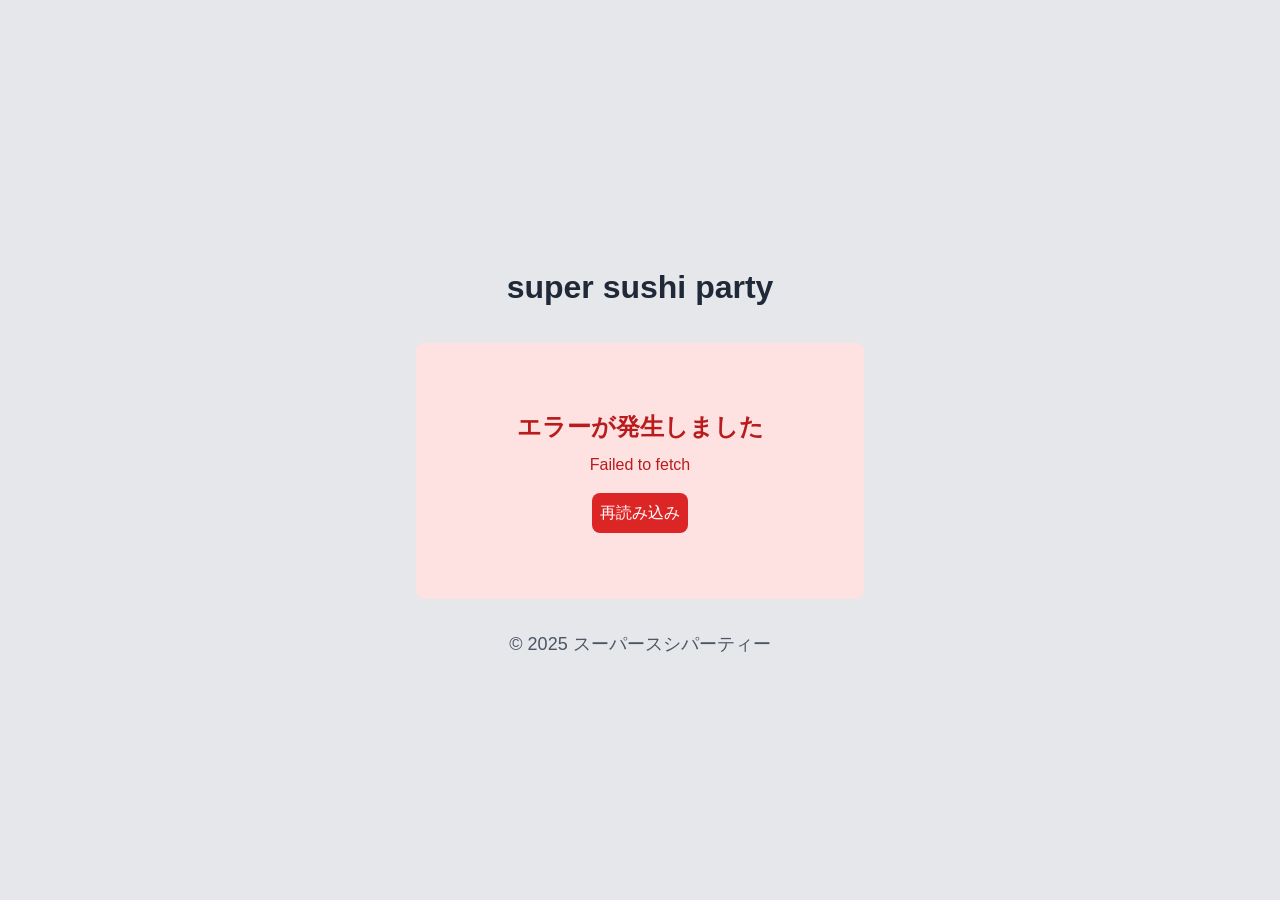
<file: gacha/index.html>
<!doctype html><html lang="ja_JP"><head><meta charset="utf-8"/><link rel="icon" href="/gacha/favicon.ico"/><meta name="viewport" content="width=device-width,initial-scale=1"/><meta name="theme-color" content="#000000"/><meta name="description" content="Web site created using create-react-app"/><meta property="og:title" content="スーパー寿司ガチャ | Super Sushi Party | クリエイティブなアニメーション制作ユニット"/><meta property="og:description" content="個性的なビジュアルと独自のストーリーテリングで魅せるアニメーション制作ユニット「Super Sushi Party」の公式サイト。作品紹介、プロフィール、最新情報をお届けします。"/><meta property="og:url" content="https://super-sushi-party.com/gacha/"/><meta property="og:type" content="website"/><meta property="og:image" content="https://super-sushi-party.com/gacha/ogp_img_sushi.jpg"/><meta property="og:site_name" content="Super Sushi Party Official Website"/><meta property="og:locale" content="ja_JP"/><meta name="twitter:card" content="summary_large_image"><meta name="twitter:title" content="スーパー寿司ガチャ | Super Sushi Party | クリエイティブなアニメーション制作ユニット"/><meta name="twitter:description" content="個性的なビジュアルと独自のストーリーテリングで魅せるアニメーション制作ユニット「Super Sushi Party」の公式サイト。作品紹介、プロフィール、最新情報をお届けします。"/><meta name="twitter:image" content="https://super-sushi-party.com/gacha/ogp_img_sushi.jpg"/><meta name="description" content="個性的なビジュアルと独自のストーリーテリングで魅せるアニメーション制作ユニット「Super Sushi Party」の公式サイト。作品紹介、プロフィール、最新情報をお届けします。"/><meta name="keywords" content="Super Sushi Party, スーパースシパーティー, アニメーション, 制作ユニット, クリエイティブ, アニメ"/><link rel="apple-touch-icon" href="/gacha/logo192.png"/><link rel="manifest" href="/gacha/manifest.json"/><title>スーパー寿司ガチャ</title><script defer="defer" src="/gacha/static/js/main.cfd79921.js"></script><link href="/gacha/static/css/main.73a3ca9f.css" rel="stylesheet"></head><body><noscript>毎日をパーティーに！楽しんで！</noscript><div id="root"></div></body></html>
</file>
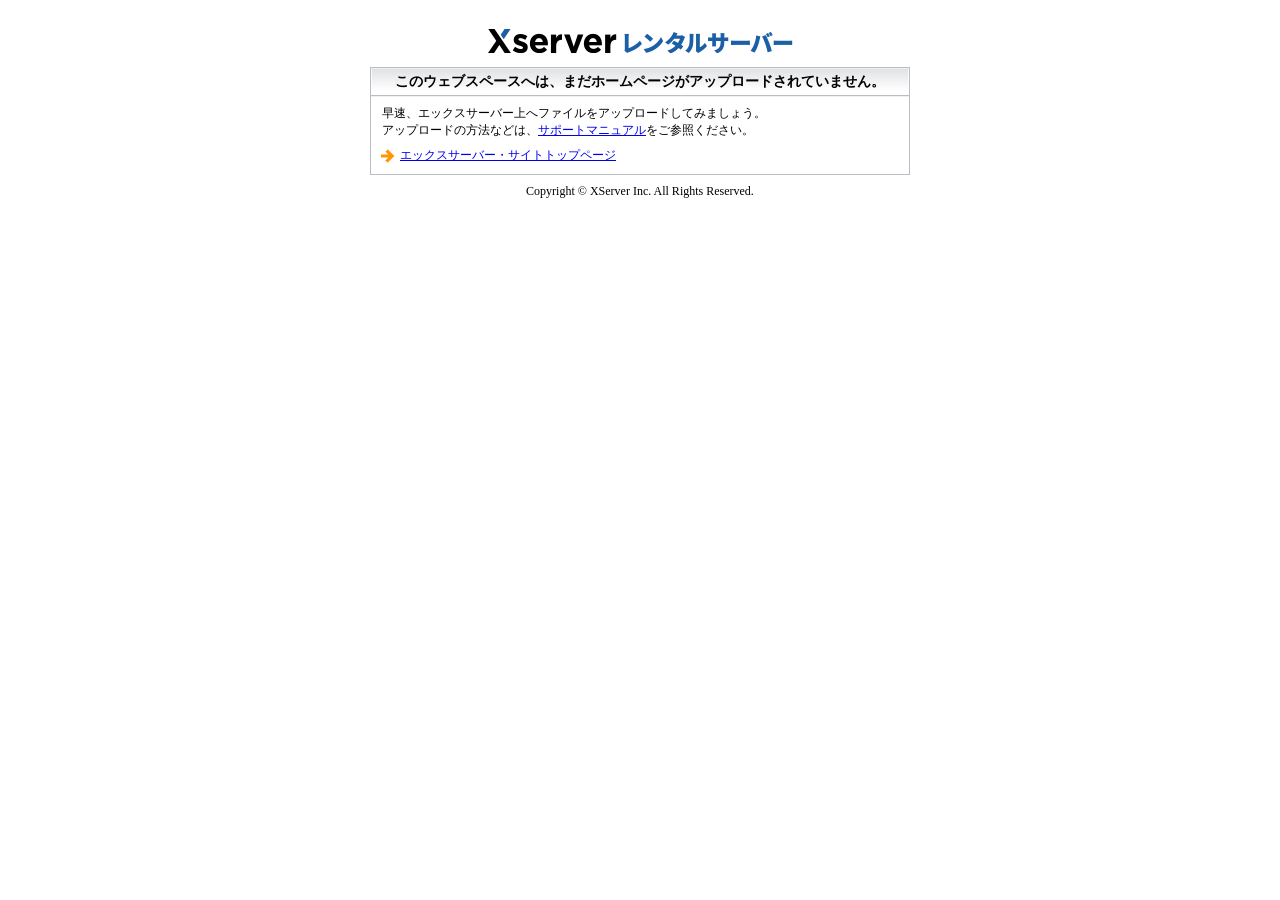
<file: shop.super-sushi-party.com/index.html>
<!DOCTYPE html PUBLIC "-//W3C//DTD XHTML 1.0 Strict//EN" "http://www.w3.org/TR/xhtml1/DTD/xhtml1-strict.dtd">
<html xmlns="http://www.w3.org/1999/xhtml" xml:lang="ja" lang="ja">
<head>
<meta http-equiv="Content-Type" content="text/html; charset=EUC-JP" />
<meta http-equiv="Pragma" content="no-cache">
<meta http-equiv="cache-control" content="no-cache">
<meta http-equiv="expires" content="0">

<meta http-equiv="Content-Style-Type" content="text/css" />
<meta http-equiv="Content-Script-Type" content="text/javascript" />
<meta name="copyright" content="Copyright XSERVER Inc." />
<meta name="robots" content="INDEX,FOLLOW" />
<title>���å��������С� �����С�����ڡ���</title>
<style type="text/css">

* {
	margin : 0 ;
	padding : 0 ;
	font-size : 100% ;
}

body {
	font-size : 75% ;
	text-align : center ;
	font-family:"�ͣ� �Х����å�", Osaka, "�ҥ饮�γѥ� Pro W3" ;
	line-height : 1.4 ;
}

#container {
	width : 540px ;
	margin : 15px auto 30px ;
}

#container #header {
	width : 540px ;
	height : 52px ;
	background : url(default_page.png?date=210428) 0 0 no-repeat ;
}

#container #header a {
	display : block ;
	text-indent : -500em ;
	overflow : hidden ;
	width : 292px ;
	height : 40px ;
	margin : 0 auto ;
}

#container dl#contents {
	height : 108px ;
	margin-bottom : 8px ;
	background : url(default_page.png?date=210428) left bottom no-repeat ;
}

dl#contents dt {
	width : 540px ;
	text-align : center ;
	line-height : 30px ;
	height : 30px ;
	font-weight : bold ;
	font-size : 115% ;
}

dl#contents dd {
	text-align : left ;
	padding : 8px 12px ;
	position : relative ;
}

dl#contents dd #message {
	position : absolute ;
	top : 50px ;
	left : 30px ;
}

address {
	font-style : normal ;
}

</style>
</head>
<body>

<div id="base">
	<div id="container">
    	<div id="header">
        	<a href="https://www.xserver.ne.jp/">Xserver Hosting Service</a>
        </div>
        <!-- /header -->

		<dl id="contents">
        	<dt>���Υ����֥��ڡ����ؤϡ��ޤ��ۡ���ڡ��������åץ����ɤ���Ƥ��ޤ���</dt>
            <dd>
            	<p>��®�����å��������С���إե�����򥢥åץ����ɤ��Ƥߤޤ��礦��<br />
                ���åץ����ɤ���ˡ�ʤɤϡ�<a href="https://www.xserver.ne.jp/man_ftp_setting.php">���ݡ��ȥޥ˥奢��</a>�򤴻��Ȥ���������</p>

                <div id="message">
                    <a href="https://www.xserver.ne.jp/">���å��������С��������ȥȥåץڡ���</a>
                </div>
            </dd>
		</dl>

        <div id="footer">
        	<address>Copyright &copy; XServer Inc. All Rights Reserved.</address>
        </div>

	<!--//container--></div>
<!--//base--></div>

</body>
</html>
</file>
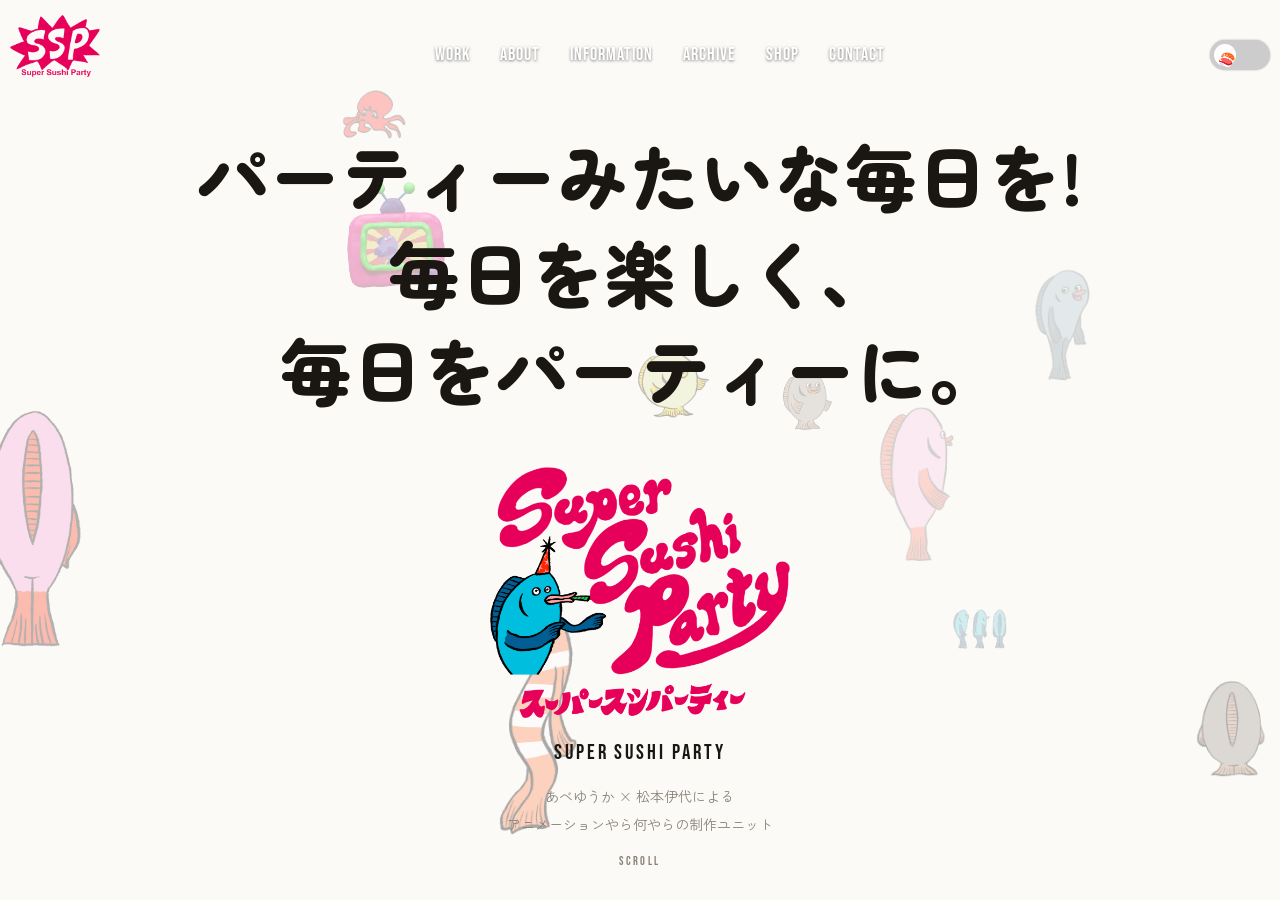
<file: about.html>
<!DOCTYPE html>
<html lang="ja">
<head>
<meta charset="UTF-8">
<meta name="viewport" content="width=device-width, initial-scale=1.0">
<title>ABOUT | Super Sushi Party（スーパースシパーティー）</title>
<link rel="preconnect" href="https://fonts.googleapis.com">
<link rel="preconnect" href="https://fonts.gstatic.com" crossorigin>
<!-- Bebas Neue = 既存サイトと同じラテン見出し / Zen Maru Gothic = ゆるく丸い和文（住人ブランドの質感に寄せる） -->
<link href="https://fonts.googleapis.com/css2?family=Bebas+Neue&family=Zen+Maru+Gothic:wght@400;500;700;900&display=swap" rel="stylesheet">
<link rel="stylesheet" href="../style.css?0722d">
<link rel="shortcut icon" href="../favicon.ico">

<!-- OGP -->
<meta property="og:title" content="ABOUT | Super Sushi Party" />
<meta property="og:description" content="パーティーみたいな毎日を。あべゆうか×松本伊代によるアニメーション制作ユニット Super Sushi Party のABOUTページ。" />
<meta property="og:url" content="https://super-sushi-party.com/about.html" />
<meta property="og:type" content="website" />
<meta property="og:image" content="https://super-sushi-party.com/image/ogp_img_sushi.jpg" />
<meta property="og:site_name" content="Super Sushi Party Official Website" />
<meta property="og:locale" content="ja_JP" />
<meta name="twitter:card" content="summary_large_image">
<meta name="twitter:title" content="ABOUT | Super Sushi Party" />
<meta name="twitter:description" content="パーティーみたいな毎日を。あべゆうか×松本伊代によるアニメーション制作ユニット Super Sushi Party のABOUTページ。" />
<meta name="twitter:image" content="https://super-sushi-party.com/image/ogp_img_sushi.jpg" />
<meta name="description" content="パーティーみたいな毎日を。あべゆうか×松本伊代によるアニメーション制作ユニット Super Sushi Party のABOUTページ。" />
<meta name="keywords" content="Super Sushi Party, スーパースシパーティー, アニメーション, 制作ユニット, ABOUT, あべゆうか, 松本伊代" />

<!-- Google tag (gtag.js) -->
<script async src="https://www.googletagmanager.com/gtag/js?id=G-5S5HNEFHS9"></script>
<script>
  window.dataLayer = window.dataLayer || [];
  function gtag(){dataLayer.push(arguments);}
  gtag('js', new Date());

  gtag('config', 'G-5S5HNEFHS9');
</script>

<style>
/* =========================================================================
   ABOUTページ専用スタイル（about_scroll_demo.html を移植）
   THEME TOKENS
   ========================================================================= */
:root{
  --about-bg:     #FBFAF7;   /* しゃりの白（クリーム系クリシェを避けた僅かに冷たい白）*/
  --about-ink:    #1a1712;
  --about-muted:  #8a8378;
  --salmon:       #ff5d73;   /* アクセント1：サーモン／握りのピンク */
  --wasabi:       #1f9e8b;   /* アクセント2：わさびのグリーン */
  --about-line:   rgba(26,23,18,.14);
  --sweep-glow:   #fff4ef;   /* キャプションの光の帯：境界の明るいグロス */
  --maxw:         880px;
}
/* ダークモードは常にサイト共通のトグル（body.dark-mode クラス）にだけ連動させる。
   @media (prefers-color-scheme: dark) は使わない：OSがダーク設定の端末では
   ユーザーがトグルでライトモードを選んでも上書きされてしまい、実機で常に
   ダーク表示になってしまう不具合の原因だったため削除。
   （システム設定は script.js 側で初期値としてのみ考慮され、トグル操作や
   localStorage の保存値が優先される） */
body.dark-mode{
  --about-bg:#141210; --about-ink:#f4efe6; --about-muted:#9a9184; --about-line:rgba(244,239,230,.16); --sweep-glow:#ffe3d8;
}

html{ scroll-behavior:auto; }           /* smooth化はJSが担うので native smooth はオフ */
body{
  background:var(--about-bg); color:var(--about-ink);
  line-height:1.9;
  overflow-x:hidden;
}

/* 既存サイトのグローバル書体指定（*{Helvetica Neue}, h1-h6{Bebas Neue}）を
   ABOUTページの本文エリア内でだけ無効化し、デモの書体設計
   （本文=Zen Maru Gothic / 一部ラベル=Bebas Neue）を優先させる */
#wrap .section, #wrap .section *{
  font-family:"Zen Maru Gothic", system-ui, sans-serif;
}
#wrap .section .eyebrow,
#wrap .section .tagline b,
#wrap .section .vibes-logo,
#wrap .section .act .no,
#wrap .section .sns{
  font-family:"Bebas Neue", sans-serif;
}

/* --- ふわふわ漂うキャラクターの背景レイヤー -----------------------------------
   .flower-field … wrapperの外＝ビューポート固定のコンテナ
   .parallax     … 出現位置（JSが left/top を設定）＋ 下から浮かび上がる/フェードする
                    エンター・イグジット演出（CSSトランジション）
   .drift        … アイドルの横揺れ（CSSアニメ）
   .bob          … アイドルの上下＋わずかな回転（CSSアニメ・別周期）
   セクション遷移のたびに、JSが表示中の10体をフェードアウトさせつつ、
   ランダムな新しい10体を画面下から浮かび上がらせて入れ替える（回転演出はなし）
   画像は /image/about/ のキャラクターPNGをランダムに割り当て */
.flower-field{ position:fixed; inset:0; z-index:0; pointer-events:none; overflow:hidden; }
.parallax{
  position:absolute; will-change:transform,opacity;
  transition: transform 1.1s cubic-bezier(.19,1,.22,1), opacity .9s ease;
}
.parallax.enter{ opacity:0; transform:translateY(38vh); }
.parallax.settled{ opacity:1; transform:translateY(0); }
.parallax.exit{
  opacity:0; transform:translateY(-10vh);
  transition: transform .7s ease, opacity .7s ease;
}
.drift{
  will-change:transform;
  animation: swayX var(--dx,8s) ease-in-out infinite alternate;
  animation-delay: var(--delay,0s);
}
.bob{
  will-change:transform;
  animation: bobY var(--dy,6s) ease-in-out infinite alternate;
  animation-delay: var(--delay2,0s);
}
@keyframes swayX{ from{ transform:translateX(calc(var(--amp,20px)*-1)); }
                  to  { transform:translateX(var(--amp,20px)); } }
@keyframes bobY { from{ transform:translateY(calc(var(--bobamp,16px)*-1)) rotate(var(--rot,-8deg)); }
                  to  { transform:translateY(var(--bobamp,16px)) rotate(var(--rot,8deg)); } }
.flower{ display:block; width:var(--size,48px); height:auto; opacity:var(--op,.3); }

@media (prefers-reduced-motion: reduce){
  .drift,.bob{ animation:none !important; }
  .parallax{ transition:none !important; }
}

/* --- スクロールを乗っ取る smooth wrapper --------------------------------- */
#wrap{ position:relative; z-index:1; }
html.smooth #wrap{ position:fixed; top:0; left:0; width:100%; will-change:transform; }

/* --- スマホの時だけ改行するタグ。使い方: <br class="sp"> ------------------- */
br.sp{ display:none; }
@media (max-width: 768px){
  br.sp{ display:inline; }
}

/* =========================================================================
   SECTIONS
   ========================================================================= */
.section{
  min-height:100vh;
  display:flex; flex-direction:column; justify-content:center;
  align-items:center; text-align:center;
  padding:14vh 7vw; position:relative;
}
.inner{ width:100%; max-width:var(--maxw); }
.eyebrow{
  letter-spacing:.22em;
  font-size:clamp(13px,1.6vw,16px); color:var(--about-muted);
  margin-bottom:2.2em;
}
.heading{ font-weight:900; line-height:1.5; margin-bottom:1.4em; font-size:clamp(22px,3.4vw,34px); }
p.copy{ font-size:clamp(16px,2.1vw,20px); }

/* --- キャプションの光の帯（黒 → ピンク → 黒、と左から右へ通り過ぎていく帯）------
   --p（0〜1）をJSが既存のrAFループ内で更新する。帯の中心位置は --p をそのまま
   0%〜100%に対応させず、-15%〜115%まで広げてマッピングすることで、文字の
   両端（帯が来る前／通り過ぎた後）は必ず通常の文字色（--about-ink）に戻る。
   transformは使わず、color/background-clip:text のみで表現する */
.copy .line{
  --p: 0;
  --sweep-pos: calc(var(--p) * 130% - 15%);
  background-image: linear-gradient(
    90deg,
    var(--about-ink) 0%,
    var(--about-ink) calc(var(--sweep-pos) - 14%),
    var(--salmon) calc(var(--sweep-pos) - 6%),
    var(--sweep-glow) var(--sweep-pos),
    var(--salmon) calc(var(--sweep-pos) + 6%),
    var(--about-ink) calc(var(--sweep-pos) + 14%),
    var(--about-ink) 100%
  );
  background-clip: text;
  -webkit-background-clip: text;
  color: transparent;
  -webkit-text-fill-color: transparent;
}

@media (prefers-reduced-motion: reduce){
  /* スイープ演出を無効化し、最初から通常の文字色で表示する */
  .copy .line{
    background-image: none;
    background-clip: initial; -webkit-background-clip: initial;
    color: var(--about-ink); -webkit-text-fill-color: var(--about-ink);
  }
}

/* HERO */
.hero{ padding-left:4vw; padding-right:4vw; }
.hero .inner{ max-width:100%; }   /* 通常セクションの880px上限を外し、見出しが横幅をより使えるようにする */
.hero .big{
  font-weight:900; line-height:1.35; font-size:clamp(21px,6.2vw,72px);
  white-space:nowrap;   /* 「パーティーみたいな毎日を!」が途中で改行されないように */
}
.hero .tagline{ margin-top:3.5em; color:var(--about-muted); font-size:clamp(12px,1.6vw,14px); line-height:2; }
.hero .tagline-logo{ display:block; width:300px; max-width:60vw; height:auto; margin:0 auto 1em; }
.hero .tagline b{ letter-spacing:.14em; font-weight:400; color:var(--about-ink); font-size:1.5em; display:block; margin-bottom:.4em; }

/* --- 対象セクションに来るたびに、下からカラフルな紙吹雪が飛び出す演出 --------
   JSが .confetti-piece をランダムな色・角度・速度で都度生成し、アニメーション
   終了後に取り除く。prefers-reduced-motion では発生させない（JS側で制御）。
   #wrap の外＝ビューポート固定（#field と同じ構造）に置く：#wrap は毎フレーム
   transformが更新され続けるため、その内側に置くとモバイル端末で子要素の
   CSSアニメーションが再生されない（描画がリセットされる）不具合があったため。
   対象セクション側は <section ... data-confetti> を付けるだけでよい。 */
.confetti-layer{ position:fixed; inset:0; z-index:6; pointer-events:none; overflow:hidden; }
.confetti-piece{
  position:absolute;
  bottom:0;
  width:var(--csize,10px); height:calc(var(--csize,10px) * .4);
  background:var(--ccolor,var(--salmon));
  opacity:0;
  will-change:transform,opacity;
  animation: confettiBurst var(--cdur,1.6s) cubic-bezier(.16,.84,.44,1) var(--cdelay,0s) 1 both;
}
@keyframes confettiBurst{
  0%   { transform:translate3d(0,0,0) rotate(0deg); opacity:0; }
  8%   { opacity:1; }
  55%  { transform:translate3d(var(--cx,0px), calc(var(--cheight,60vh) * -1), 0) rotate(var(--crot,540deg)); opacity:1; }
  100% { transform:translate3d(calc(var(--cx,0px) * 1.3), 20vh, 0) rotate(calc(var(--crot,540deg) * 1.4)); opacity:0; }
}

/* 紙吹雪と同じ挙動（confettiBurst）で、キャラクター画像も一緒に飛ばす場合に使用。
   対象セクション側は <section ... data-confetti data-confetti-chars="6"> のように
   飛ばす数を指定するだけでよい */
.confetti-char{
  position:absolute;
  bottom:0;
  width:var(--csize,64px); height:auto;
  opacity:0;
  will-change:transform,opacity;
  animation: confettiBurst var(--cdur,1.6s) cubic-bezier(.16,.84,.44,1) var(--cdelay,0s) 1 both;
}

/* VIBES = 浴びせる1枚 */
.vibes .punch{ font-weight:900; line-height:1.5; font-size:clamp(26px,4.6vw,52px); }
.vibes-logo{ letter-spacing:.2em; color:var(--salmon); font-size:clamp(16px,2vw,22px); margin-bottom:1.6em; }

/* RESIDENTS chips */
.chips{ display:flex; flex-wrap:wrap; gap:.7em; justify-content:center; margin-top:2.6em; }
.chip{
  border:1.5px solid var(--about-line); border-radius:999px;
  padding:.5em 1.2em; font-weight:700; font-size:clamp(14px,1.9vw,17px);
}
.chip.marty{ background:var(--salmon); border-color:var(--salmon); color:#fff; }

/* ACTIVITIES */
.acts{ display:grid; gap:3.2em; margin-top:1em; text-align:left; }
.act .no{ letter-spacing:.1em; color:var(--wasabi); font-size:14px; }
.act h3{ font-weight:900; font-size:clamp(18px,2.4vw,22px); margin:.3em 0 .6em; }
.act p{ color:var(--about-muted); }
.act a{ color:var(--salmon); text-decoration:none; font-weight:700; }
.act a:hover{ text-decoration:underline; }

/* 1セクション=1画面のフルページ送りのため、モバイルは縦の余白・行間を詰めて
   画面高に収まりやすくする（特にACTIVITIESは3ブロック縦積みで超過しやすい） */
@media (max-width: 768px){
  .section{ padding:8vh 6vw; }
  .eyebrow{ margin-bottom:1.1em; }
  .heading{ margin-bottom:.8em; }

  .acts{ gap:1.1em; margin-top:.6em; }
  .act .no{ font-size:11px; }
  .act h3{ font-size:16px; margin:.15em 0 .25em; }
  .act p{ font-size:13px; line-height:1.5; }
  .act a{ font-size:12.5px; }
  /* ヘッダーのスクロール追従マスクを外す設定は、サイト共通の ../style.css 側に
     移動し、全ページ共通の挙動にしています */
}

@media (max-width: 480px){
  .section{ padding:6vh 6vw; }
  .acts{ gap:.9em; }
}

/* THE TWO / JOIN links */
.members{ display:grid; gap:1.2em; margin:1.5em 0 2.4em; }
.member{ display:flex; align-items:center; justify-content:center; gap:.6em; }
.member-icon{ width:44px; height:44px; border-radius:50%; object-fit:cover; flex-shrink:0; }
.member b{ font-size:1.15em; }
.member span{ color:var(--about-muted); margin-left:0; }
.member span a{ color:inherit; text-decoration:underline; text-decoration-color:var(--about-line); text-underline-offset:3px; }
.member span a:hover{ color:var(--salmon); text-decoration-color:var(--salmon); }
.links a, .sns a{ color:var(--salmon); text-decoration:none; font-weight:700; border-bottom:2px solid transparent; }
.links a:hover, .sns a:hover{ border-color:var(--salmon); }
.story-pending{ color:var(--about-muted); }
.sns{ display:flex; flex-direction:column; gap:.6em; margin-top:2em; letter-spacing:.08em; font-size:clamp(16px,2vw,20px); }
.footnote{ margin-top:4em; font-size:12px; color:var(--about-muted); }
.footnote a{ color:var(--salmon); text-decoration:none; border-bottom:1px solid var(--salmon); }

/* =========================================================================
   REVEAL ── そのセクションが表示された時に、行ごとに少しずつ遅れてフェードイン。
   一度表示された行はそのまま表示を保つ（スクロール位置による常時判定はしない）。
   ※ 以前はスクロール位置から毎フレーム不透明度を計算していたが、フルページ
      送り（1セクション=1画面）にしたことで、画面下寄りの行が「進入しきらない」
      位置に留まり続けて文字が薄いまま固定される不具合があったため変更。
   ========================================================================= */
html.anim .reveal{
  opacity:0; transform:translateY(42px);
  transition: opacity .7s ease, transform .7s ease;
  will-change:opacity,transform;
}
html.anim .reveal.visible{ opacity:1; transform:translateY(0); }
.line{ display:block; }                 /* 1行＝1レビール要素にして自然なスタガーを作る */

.scrollcue{ position:fixed; bottom:26px; left:50%; transform:translateX(-50%); z-index:3;
  font-family:"Bebas Neue"; letter-spacing:.2em; font-size:12px; color:var(--about-muted); animation:bob 1.8s ease-in-out infinite; }
@keyframes bob{ 0%,100%{ transform:translate(-50%,0);} 50%{ transform:translate(-50%,7px);} }

/* reduced-motion：演出を全部止めて素の可読状態に */
@media (prefers-reduced-motion: reduce){
  html.anim .reveal{ opacity:1 !important; transform:none !important; transition:none !important; }
  .scrollcue{ display:none; }
}

/* フッターを #wrap 内に含めるための余白調整（サイト共通フッターをそのまま流用） */
#wrap footer{ position:relative; z-index:1; }
</style>
</head>
<body>
<header>
  <a href="./index.html" class="logo"><img src="../image/logo.png" width="90px"></a>
  <nav>
    <ul>
      <li><a href="./index.html#WORK">WORK</a></li>
      <li><a href="./about.html">ABOUT</a></li>
      <li><a href="./information.html">INFORMATION</a></li>
      <li><a href="./archive.html">ARCHIVE</a></li>
      <li><a href="https://shop.super-sushi-party.com/" target="_blank" rel="noopener">SHOP</a></li>
      <li><a href="./index.html#CONTACT">CONTACT</a></li>
    </ul>
  </nav>
  <div class="header-right">
    <label class="dark-mode-toggle">
      <input type="checkbox" id="darkModeToggle">
      <span class="dark-mode-slider"></span>
    </label>
    <button class="mobile-menu-btn" id="mobileMenuOpen">☰</button>
  </div>
</header>

<!-- モバイルメニュー -->
<div class="mobile-menu" id="mobileMenu">
  <div class="mobile-menu-header">
    <button class="close-menu" id="mobileMenuClose">✕</button>
  </div>
  <ul>
    <li><a href="./index.html#WORK">WORK</a></li>
    <li><a href="./about.html">ABOUT</a></li>
    <li><a href="./information.html">INFORMATION</a></li>
    <li><a href="./archive.html">ARCHIVE</a></li>
    <li><a href="https://shop.super-sushi-party.com/" target="_blank" rel="noopener">SHOP</a></li>
    <li><a href="./index.html#CONTACT">CONTACT</a></li>
  </ul>
  <div class="mobile-menu-footer">
    <label class="dark-mode-toggle">
      <input type="checkbox" id="darkModeToggleMobile">
      <span class="dark-mode-slider"></span>
    </label>
  </div>
</div>

<!-- ふわふわ漂うキャラクターの背景（wrapperの外＝ビューポート固定）。中身はJSが生成 -->
<div class="flower-field" id="field" aria-hidden="true"></div>

<!-- 紙吹雪（wrapperの外＝ビューポート固定）。中身はJSが生成。
     data-confetti を付けたセクションに来るたびにここで発生する -->
<div class="confetti-layer" id="confettiLayer" aria-hidden="true"></div>

<div id="wrap">

  <!-- 01 HERO -->
  <section class="section hero" id="hero" data-confetti>
    <div class="inner">
      <div class="big">
        <span class="line reveal">パーティーみたいな毎日を!</span>
        <span class="line reveal">毎日を楽しく、</span>
        <span class="line reveal">毎日をパーティーに。</span>
      </div>
      <div class="tagline reveal">
        <img class="tagline-logo" src="../image/ssp_logo.png" alt="Super Sushi Party">
        <b>SUPER SUSHI PARTY</b>
        あべゆうか × 松本伊代による<br>アニメーションやら何やらの制作ユニット
      </div>
    </div>
  </section>

  <!-- 02 ABOUT THE UNIT -->
  <section class="section" id="unit">
    <div class="inner">
      <div class="eyebrow reveal">ABOUT THE UNIT</div>
      <div class="heading reveal">WE ARE SUPER SUSHI PARTY<br>（スーパースシパーティー）！！！です。</div>
      <p class="copy">
        <span class="line reveal">わりとハッピーで、かわいくてまぬけなものが</span>
        <span class="line reveal">毎日にあふれかえっていてほしい！</span>
        <span class="line reveal">それを実行すべく、わたしたちは集まり、<br class="sp">アニメーションを作り始めました。</span>
        <span class="line reveal">毎日の暮らしの延長上に、<br class="sp">パーティーはつながっています。</span>
        <span class="line reveal">つまり私たちの毎日は、<br class="sp">パーティーの一部なのです。</span>
        <span class="line reveal">毎日を楽しく、毎日をパーティーに。</span>
        <span class="line reveal">今と昔と未来、いろんな日常を繋いだ先にある<br class="sp">アニメーションを作ります。</span>
        <span class="line reveal">SUPER SUSHI PARTYのアニメーションを<br class="sp">見た人は時間•時空•次元を超えて、</span>
        <span class="line reveal">同じパーティーに参加しているのです！</span>
      </p>
    </div>
  </section>

  <!-- 03 寿司パーティー -->
  <section class="section" id="sushi-party">
    <div class="inner">
      <div class="eyebrow reveal">WHY SUSHI</div>
      <div class="heading reveal">なんで、”寿司”パーティー<br class="sp">なのか。</div>
      <p class="copy">
        <span class="line reveal">「寿司」と聞くと、ちょっと気分が上がる。</span>
        <span class="line reveal">日本人の潜在意識的に、寿司という存在が気分を<br class="sp">上げてくれるトリガーになっているのです。</span>
        <span class="line reveal">だから、わたしたちは寿司を選びました。</span>
        <span class="line reveal">日常のなかにある、<br class="sp">日本人なら誰もが知っている祝祭。</span>
        <span class="line reveal">誰もが、いつでも参加できるパーティー。</span>
        <span class="line reveal">「寿司」の二文字を聞いた瞬間の、あの高揚感。</span>
        <span class="line reveal">「スシパーティー」の響きみたいに、<br class="sp">毎日を過ごせたら最高ですよね！</span>
      </p>
    </div>
  </section>

  <!-- 04 RESIDENTS -->
  <section class="section" id="residents">
    <div class="inner">
      <div class="eyebrow reveal">THE RESIDENTS</div>
      <div class="heading reveal">スーパースシパーティーの<br class="sp">住人たち。</div>
      <p class="copy">
        <span class="line reveal">わたしたちが作る世界には、<br class="sp">たくさんの住人がいます。</span>
        <span class="line reveal">マグロも、サーモンも、エビも、タマゴも。<br class="sp">いつもパーティーをする気満々です！</span>
        <span class="line reveal">その中心にいるのが、マーティーたち。<br class="sp">スーパースシパーティーの住人です。</span>
        <span class="line reveal">日本ならではの文化や気候、日々の暮らしを、<br class="sp">みてくれるみんなと同じように<br class="sp">過ごしています。</span>
        <span class="line reveal">これからもきっと、<br class="sp">新しい住人が増えていきます。</span>
        <span class="line reveal">さああなたも、お皿の前に座ってください。</span>
        <span class="line reveal">パーティーは、いつでも始められるのですから<br class="sp">まっています。</span>
      </p>
      <!--<div class="chips reveal">
        <span class="chip">マグロ</span><span class="chip">サーモン</span>
        <span class="chip">エビ</span><span class="chip">タマゴ</span>
        <span class="chip marty">マーティー</span>
      </div>-->
    </div>
  </section>

  <!-- 05 VIBES -->
  <section class="section vibes" id="vibes" data-confetti data-confetti-chars="6">
    <div class="inner">
      <div class="vibes-logo reveal">SUPER SUSHI PARTY</div>
      <div class="punch">
        <span class="line reveal">わりとハッピーで、</span>
        <span class="line reveal">かわいくてまぬけで、</span>
        <span class="line reveal">アゲな毎日！</span>
      </div>
    </div>
  </section>

  <!-- 06 THE TWO -->
  <section class="section" id="two">
    <div class="inner">
      <div class="eyebrow reveal">THE TWO</div>
      <div class="heading reveal">毎日をパーティだと<br class="sp">思ってるひとたち。</div>
      <div class="members">
        <div class="member reveal"><img class="member-icon" src="../image/about/abe_icon.jpg" alt="あべゆうか"><b>あべゆうか</b><span><a href="https://www.instagram.com/abeyu.ka/" target="_blank" rel="noopener">@abeyu.ka</a></span></div>
        <div class="member reveal"><img class="member-icon" src="../image/about/iyomtm_icon.jpg" alt="松本伊代"><b>松本伊代</b><span><a href="https://www.instagram.com/iyomtmt/" target="_blank" rel="noopener">@iyomtmt</a></span></div>
      </div>
      <p class="copy reveal">似ているような、似ていないような２人。<br>化学反応を楽しみながら、いつでもパーティーを続けていますよ！</p>
      <!-- ★5未決定：それぞれのHP・作品をサイト内で見られるようにしたいという要望あり。
           STORY / メンバー個別ページは別タスクとして方針決定後に追加。それまでリンクなしで表示。 -->
      <div class="links reveal" style="margin-top:2em">二人のもっと深い話 → <span class="story-pending">STORY（近日公開）</span></div>
    </div>
  </section>

  <!-- 08 ACTIVITIES -->
  <section class="section" id="activities">
    <div class="inner">
      <div class="eyebrow reveal">ACTIVITIES</div>
      <div class="acts">
        <div class="act reveal">
          <div class="no">01 — ANIMATION</div>
          <h3>アニメーション。</h3>
          <p>月曜も金曜も、雨でも晴れでも、住人たちは今日もどこかで踊っています。SNSで、毎週新作を更新中。</p>
          <a href="./index.html#WORK">WORKを見る →</a>
        </div>
        <div class="act reveal">
          <div class="no">02 — EVENTS</div>
          <h3>リアルでも、パーティー。</h3>
          <p>展示やイベント出展など、精力的に参加しています。みなさまに会えるのをお待ちしています！</p>
          <a href="./information.html">INFORMATIONを見る →</a>
        </div>
        <div class="act reveal">
          <div class="no">03 — GOODS</div>
          <h3>身に付けて、毎日パーティー。</h3>
          <p>Tシャツ、ステッカー、ZINE、日常の中で使えるものを少しずつ作っています。</p>
          <a href="https://shop.super-sushi-party.com/" target="_blank" rel="noopener">ECサイトへ →</a>
        </div>
      </div>
    </div>
  </section>

  <!-- 09 JOIN US -->
  <section class="section" id="join">
    <div class="inner">
      <div class="heading reveal" style="font-size:clamp(28px,5vw,54px)">一緒にパーティー<br class="sp">しましょう！</div>
      <p class="copy">
        <span class="line reveal">スシアニメーション更新中。<br class="sp">その他短編作品も鋭意製作中。</span>
        <span class="line reveal">わたしたちのパーティーが気になったら、<br class="sp">フォローしてみてくださいね。</span>
      </p>
      <div class="sns reveal">
        <a href="https://www.instagram.com/super.sushi.party/" target="_blank" rel="noopener">Instagram　@super.sushi.party</a>
        <a href="https://x.com/supepsushiparty?s=21" target="_blank" rel="noopener">X (Twitter)　@supepsushiparty</a>
        <a href="https://www.tiktok.com/@supersushiparty?_t=ZS-8vIvC6ZwRQm&_r=1" target="_blank" rel="noopener">TikTok　@supersushiparty</a>
        <a href="./index.html#CONTACT">Contact →</a>
      </div>
      <div class="footnote reveal">お仕事のご依頼 → <a href="./index.html#CONTACT">See our works</a></div>
    </div>
  </section>

  <!-- フッター（サイト共通） -->
  <footer>
    <div class="social-links">
      <a href="https://www.instagram.com/super.sushi.party/" target="_blank" class="social-icon" aria-label="Instagram">
        <svg xmlns="http://www.w3.org/2000/svg" width="20" height="20" viewBox="0 0 24 24" fill="none" stroke="currentColor" stroke-width="2">
          <rect x="2" y="2" width="20" height="20" rx="5" ry="5"></rect>
          <path d="M16 11.37A4 4 0 1 1 12.63 8 4 4 0 0 1 16 11.37z"></path>
          <line x1="17.5" y1="6.5" x2="17.51" y2="6.5"></line>
        </svg>
      </a>
      <a href="https://x.com/ssp_official" target="_blank" class="social-icon" aria-label="X (Twitter)">
        <span class="x-text">𝕏</span>
      </a>
      <a href="https://www.tiktok.com/@super_sushi_party" target="_blank" class="social-icon" aria-label="TikTok">
        <svg xmlns="http://www.w3.org/2000/svg" width="20" height="20" viewBox="0 0 24 24" fill="none" stroke="currentColor" stroke-width="2">
          <path d="M19.59 6.69a4.83 4.83 0 0 1-3.77-4.25V2h-3.45v13.67a2.89 2.89 0 0 1-5.2 1.74 2.89 2.89 0 0 1 2.31-4.64 2.93 2.93 0 0 1 .88.13V9.4a6.84 6.84 0 0 0-1-.05A6.33 6.33 0 0 0 5 20.1a6.34 6.34 0 0 0 10.86-4.43v-7a8.16 8.16 0 0 0 4.77 1.52v-3.4a4.85 4.85 0 0 1-1-.1z"></path>
        </svg>
      </a>
    </div>
    <div class="copyright">© 2026 Copyright SuperSushiParty. All Rights Reserved.</div>
  </footer>

</div><!-- /#wrap -->

<!-- キャラクター1体ぶんのテンプレート（JSがランダムな画像・位置で複製） -->
<template id="tpl">
  <div class="parallax">
    <div class="drift">
      <div class="bob">
        <img class="flower" alt="">
      </div>
    </div>
  </div>
</template>

<div class="scrollcue">SCROLL</div>

<script src="../script.js"></script>
<script>
/* =========================================================================
   ABOUTページ スクロールエンジン
   ① 1スクロール(ホイール/スワイプ)＝次/前のセクションへ遷移（イーズ付き）
   ② 背景キャラクター：セクション遷移のたびに、表示中の10体をフェードアウトし
      ランダムな新しい10体を画面下から浮かび上がらせて入れ替える（回転はしない）
   ③ 行ごとのフェードイン(reveal)
   prefers-reduced-motion が有効な環境では①③の演出とページ乗っ取りを行わず、
   通常のネイティブスクロールに任せる（.reveal は CSS 側で常時表示になる）
   ========================================================================= */
(function(){
  const reduce = matchMedia('(prefers-reduced-motion: reduce)').matches;
  const html   = document.documentElement;
  const wrap   = document.getElementById('wrap');
  const header = document.querySelector('header');

  // --- 背景キャラクター（/image/about/ の PNG からランダムに10体ずつ入れ替え）---
  const field = document.getElementById('field');
  const tpl   = document.getElementById('tpl');
  const rand  = (a,b)=> a + Math.random()*(b-a);
  const IMAGE_TOTAL = 44;
  const IMAGES = Array.from({length: IMAGE_TOTAL}, (_, i) =>
    `../image/about/about_${String(i + 1).padStart(2, '0')}.png`
  );
  const BATCH_SIZE = window.innerWidth <= 768 ? 6 : 10;   // スマホは6体、PCは10体

  // 配列からランダムにn個、重複なしで取り出す（Fisher–Yates シャッフルの先頭n個）
  function sampleUnique(arr, n){
    const copy = arr.slice();
    for(let i = copy.length - 1; i > 0; i--){
      const j = Math.floor(Math.random() * (i + 1));
      [copy[i], copy[j]] = [copy[j], copy[i]];
    }
    return copy.slice(0, n);
  }

  let activeBatch = [];

  function spawnBatch(){
    // 表示中のバッチをフェードアウトさせてから取り除く
    const outgoing = activeBatch;
    activeBatch = [];
    for(const el of outgoing){
      el.classList.remove('settled');
      el.classList.add('exit');
      setTimeout(()=> el.remove(), 750);
    }

    // 新しいBATCH_SIZE体を、同じ画像が重複しないように選んで生成し、画面下から浮かび上がらせる
    const batchImages = sampleUnique(IMAGES, BATCH_SIZE);
    for(let i=0;i<BATCH_SIZE;i++){
      const node  = tpl.content.cloneNode(true);
      const px    = node.querySelector('.parallax');
      const drift = node.querySelector('.drift');
      const bobEl = node.querySelector('.bob');
      const fl    = node.querySelector('.flower');

      fl.src = batchImages[i];
      px.style.left = rand(-4,96)+'vw';
      px.style.top  = rand(6,82)+'vh';

      // アイドルの揺れ（横と上下で別周期）
      drift.style.setProperty('--dx',   rand(6,12).toFixed(2)+'s');
      drift.style.setProperty('--amp',  rand(12,40).toFixed(0)+'px');
      drift.style.setProperty('--delay',(-rand(0,8)).toFixed(2)+'s');
      bobEl.style.setProperty('--dy',     rand(4,9).toFixed(2)+'s');
      bobEl.style.setProperty('--bobamp', rand(10,28).toFixed(0)+'px');
      bobEl.style.setProperty('--rot',    rand(5,14).toFixed(0)+'deg');
      bobEl.style.setProperty('--delay2',(-rand(0,6)).toFixed(2)+'s');

      fl.style.setProperty('--size', rand(40,110).toFixed(0)+'px');
      fl.style.setProperty('--op',   rand(.15,.35).toFixed(2));

      if(reduce){
        px.classList.add('settled');   // reduced-motion では動かさずそのまま表示
      } else {
        px.classList.add('enter');
      }

      field.appendChild(node);

      if(!reduce){
        // 強制リフロー後に settled へ切り替え、下から浮かび上がるトランジションを発火
        void px.offsetWidth;
        requestAnimationFrame(()=>{
          px.classList.remove('enter');
          px.classList.add('settled');
        });
      }

      activeBatch.push(px);
    }
  }

  spawnBatch();   // 初期表示の10体

  if(reduce) return;   // reduced-motion環境：ページ乗っ取り・入れ替え演出はここで終了（通常スクロールに任せる）

  html.classList.add('anim');
  html.classList.add('smooth');

  // --- セクション・ページング：1スクロールで次/前のセクションへ ---------------
  const stops = [...document.querySelectorAll('#wrap .section, #wrap footer')];
  let stopTops = [];
  function measure(){ stopTops = stops.map(el => el.offsetTop); }
  measure();
  window.addEventListener('resize', measure);
  window.addEventListener('load', measure);

  const cue = document.querySelector('.scrollcue');
  let currentIndex = 0;
  let target = 0, current = 0;

  function clamp(v,a,b){ return Math.max(a, Math.min(b, v)); }

  // タイマーでロックするのではなく、実際のアニメーション状態（current が target に
  // 到達しきったかどうか）だけを見て次の入力を受け付ける。遷移中は無視し、
  // 1セクション分の移動が完了したら次のスクロールで次のセクションへ進める。
  function isSettled(){ return Math.abs(target - current) < 0.5; }

  // セクションごとの .reveal 要素をグルーピングし、そのセクションが最初に
  // アクティブになったタイミングで一度だけ、行ごとに少し遅らせて表示する
  const revealGroups = stops.map(stop => [...stop.querySelectorAll('.reveal')]);
  const revealedIndexes = new Set();
  function revealSection(i){
    if(revealedIndexes.has(i)) return;
    revealedIndexes.add(i);
    const group = revealGroups[i] || [];
    group.forEach((el, idx)=>{
      el.style.transitionDelay = (idx * 70) + 'ms';
      el.classList.add('visible');
    });
  }
  requestAnimationFrame(()=> revealSection(0));   // HERO は読み込み後すぐに表示

  // キャプション（.copy .line）の光の帯：セクションごとにグルーピングしておき、
  // 既存のrAFループ（frame関数）内で --p を更新する。新しいループは作らない
  const sweepGroups = stops.map(stop => [...stop.querySelectorAll('.copy .line')]);

  // 紙吹雪：data-confetti を付けたセクション（HERO・VIBESなど）に来るたびに、
  // 下からカラフルな紙吹雪を飛び出させる。レイヤーは #field と同じく #wrap の
  // 外にある単一のビューポート固定要素（そのセクションが画面を占めている間に
  // 発生させるので、これで全セクションに対応できる）
  const confettiLayer = document.getElementById('confettiLayer');
  const confettiIndexes = new Set(
    stops.map((el, i) => el.hasAttribute && el.hasAttribute('data-confetti') ? i : -1).filter(i => i >= 0)
  );
  // data-confetti-chars="6" のように指定したセクションでは、紙吹雪と一緒に
  // ランダムなキャラクター画像も同じ数だけ飛ばす（重複なしで選ぶ）
  const confettiCharCounts = new Map();
  stops.forEach((el, i) => {
    if(el.hasAttribute && el.hasAttribute('data-confetti-chars')){
      confettiCharCounts.set(i, parseInt(el.getAttribute('data-confetti-chars'), 10) || 0);
    }
  });
  const CONFETTI_COLORS = ['#ff5d73', '#ffd23f', '#1f9e8b', '#a8e6cf', '#c3b1e1', '#fff4ef'];
  let confettiCleanupTimer = null;
  function burstConfetti(charCount){
    if(!confettiLayer) return;
    confettiLayer.innerHTML = '';
    const count = window.innerWidth <= 768 ? 26 : 42;
    for(let i=0;i<count;i++){
      const piece = document.createElement('span');
      piece.className = 'confetti-piece';
      piece.style.setProperty('--csize', rand(6,14).toFixed(1) + 'px');
      piece.style.setProperty('--ccolor', CONFETTI_COLORS[Math.floor(Math.random() * CONFETTI_COLORS.length)]);
      piece.style.setProperty('--cx', rand(-160,160).toFixed(0) + 'px');
      piece.style.setProperty('--crot', rand(280,720).toFixed(0) + 'deg');
      piece.style.setProperty('--cheight', rand(55,95).toFixed(0) + 'vh');
      piece.style.setProperty('--cdur', rand(1.3,2.1).toFixed(2) + 's');
      piece.style.setProperty('--cdelay', rand(0,0.35).toFixed(2) + 's');
      piece.style.left = rand(4,96) + '%';
      confettiLayer.appendChild(piece);
    }
    if(charCount){
      const chosenImages = sampleUnique(IMAGES, charCount);   // 同じ画像が重複しないように選ぶ
      for(const src of chosenImages){
        const img = document.createElement('img');
        img.className = 'confetti-char';
        img.src = src;
        img.alt = '';
        img.style.setProperty('--csize', rand(50,90).toFixed(0) + 'px');
        img.style.setProperty('--cx', rand(-160,160).toFixed(0) + 'px');
        img.style.setProperty('--crot', rand(280,720).toFixed(0) + 'deg');
        img.style.setProperty('--cheight', rand(55,95).toFixed(0) + 'vh');
        img.style.setProperty('--cdur', rand(1.3,2.1).toFixed(2) + 's');
        img.style.setProperty('--cdelay', rand(0,0.35).toFixed(2) + 's');
        img.style.left = rand(4,96) + '%';
        confettiLayer.appendChild(img);
      }
    }
    clearTimeout(confettiCleanupTimer);
    confettiCleanupTimer = setTimeout(()=>{ confettiLayer.innerHTML = ''; }, 2600);
  }
  if(confettiIndexes.has(0)) burstConfetti(confettiCharCounts.get(0) || 0);   // HERO は読み込み時にも発生させる

  function goTo(i){
    i = clamp(i, 0, stopTops.length - 1);
    if(i === currentIndex) return;
    currentIndex = i;
    target = stopTops[currentIndex];

    revealSection(currentIndex);
    if(confettiIndexes.has(currentIndex)) burstConfetti(confettiCharCounts.get(currentIndex) || 0);   // 対応するセクションなら紙吹雪

    spawnBatch();   // 背景キャラクターを新しい10体に入れ替え
    if(header) header.classList.toggle('scrolled', currentIndex > 0);
    if(cue) cue.style.opacity = currentIndex === 0 ? 1 : 0;
  }

  window.addEventListener('wheel', (e)=>{
    e.preventDefault();
    if(!isSettled()) return;              // 前のセクションへの移動が終わるまでは無視
    if(Math.abs(e.deltaY) < 4) return;    // ごく小さな入力は無視
    goTo(currentIndex + (e.deltaY > 0 ? 1 : -1));
  }, {passive:false});

  let touchStartY = null;
  window.addEventListener('touchstart', (e)=>{ touchStartY = e.touches[0].clientY; }, {passive:true});
  window.addEventListener('touchmove', (e)=>{ e.preventDefault(); }, {passive:false});
  window.addEventListener('touchend', (e)=>{
    if(touchStartY === null){ return; }
    const dy = touchStartY - e.changedTouches[0].clientY;
    touchStartY = null;
    if(!isSettled()) return;              // 前のセクションへの移動が終わるまでは無視
    if(Math.abs(dy) < 40) return;         // 誤操作防止のしきい値
    goTo(currentIndex + (dy > 0 ? 1 : -1));
  }, {passive:true});

  // --- キャプションの光の帯：要素の上端が画面下80%で0、画面中央40%で1になるよう
  //     getBoundingClientRect() から可逆に算出する（止めれば止まる／戻せば戻る）。
  //     CSS側で --p=1 は「帯が通り過ぎて黒に戻った状態」になるようマッピングして
  //     いるが、段落が長く下の方の行の最終停止位置が40〜80%の帯の中に留まる場合、
  //     実位置だけで計算するとピンクの帯が途中で止まったまま固まってしまう。
  //     そこで、着地（isSettled）に近づくほど p を 1 側へなめらかに寄せていき、
  //     アクティブなセクションは必ず「黒→ピンク→黒」を最後まで通り抜けてから
  //     止まるようにする（着地の瞬間に色がカクッと飛ばないよう、残り距離に応じて
  //     連続的にブレンドする）。
  //     さらに、実際に画面に反映する値（--p）は算出した目標値へ毎フレーム
  //     じわっと近づけるようにし（ページ送り自体の速さとは別に）光り方だけを
  //     ゆっくりにしている。スマホはPCよりもさらに小さい係数でより遅くする。
  const isMobileViewport = window.innerWidth <= 768;
  const SWEEP_EASE = isMobileViewport ? 0.02 : 0.045;

  function updateSweep(){
    const H = window.innerHeight;
    const settleAmt = 1 - clamp(Math.abs(target - current) / 40, 0, 1);   // 着地間際ほど1に近づく
    sweepGroups.forEach((lines, idx)=>{
      const isActive = idx === currentIndex;
      for(const el of lines){
        const r = el.getBoundingClientRect();
        let targetP = clamp((H*0.8 - r.top) / (H*0.8 - H*0.4), 0, 1);
        if(isActive) targetP = targetP + (1 - targetP) * settleAmt;   // 着地に向けて必ず1(=黒に戻る)へ収束

        const prevP = el.__sweepP === undefined ? targetP : el.__sweepP;
        const p = prevP + (targetP - prevP) * SWEEP_EASE;   // 光の帯自体の動きをゆっくり追従させる
        el.__sweepP = p;
        el.style.setProperty('--p', p.toFixed(3));
      }
    });
  }

  // --- rAF ループ：ページングのイーズ・キャプションの光の帯を同じループで更新 ---
  // （reveal はセクション切替時に個別トリガー。新しいrAFループは増やさない）
  function frame(){
    current += (target - current) * 0.1;                 // ← 数字を下げるほど重く滑る
    wrap.style.transform = `translate3d(0,${-current}px,0)`;
    updateSweep();
    requestAnimationFrame(frame);
  }
  requestAnimationFrame(frame);
})();
</script>
</body>
</html>
</file>
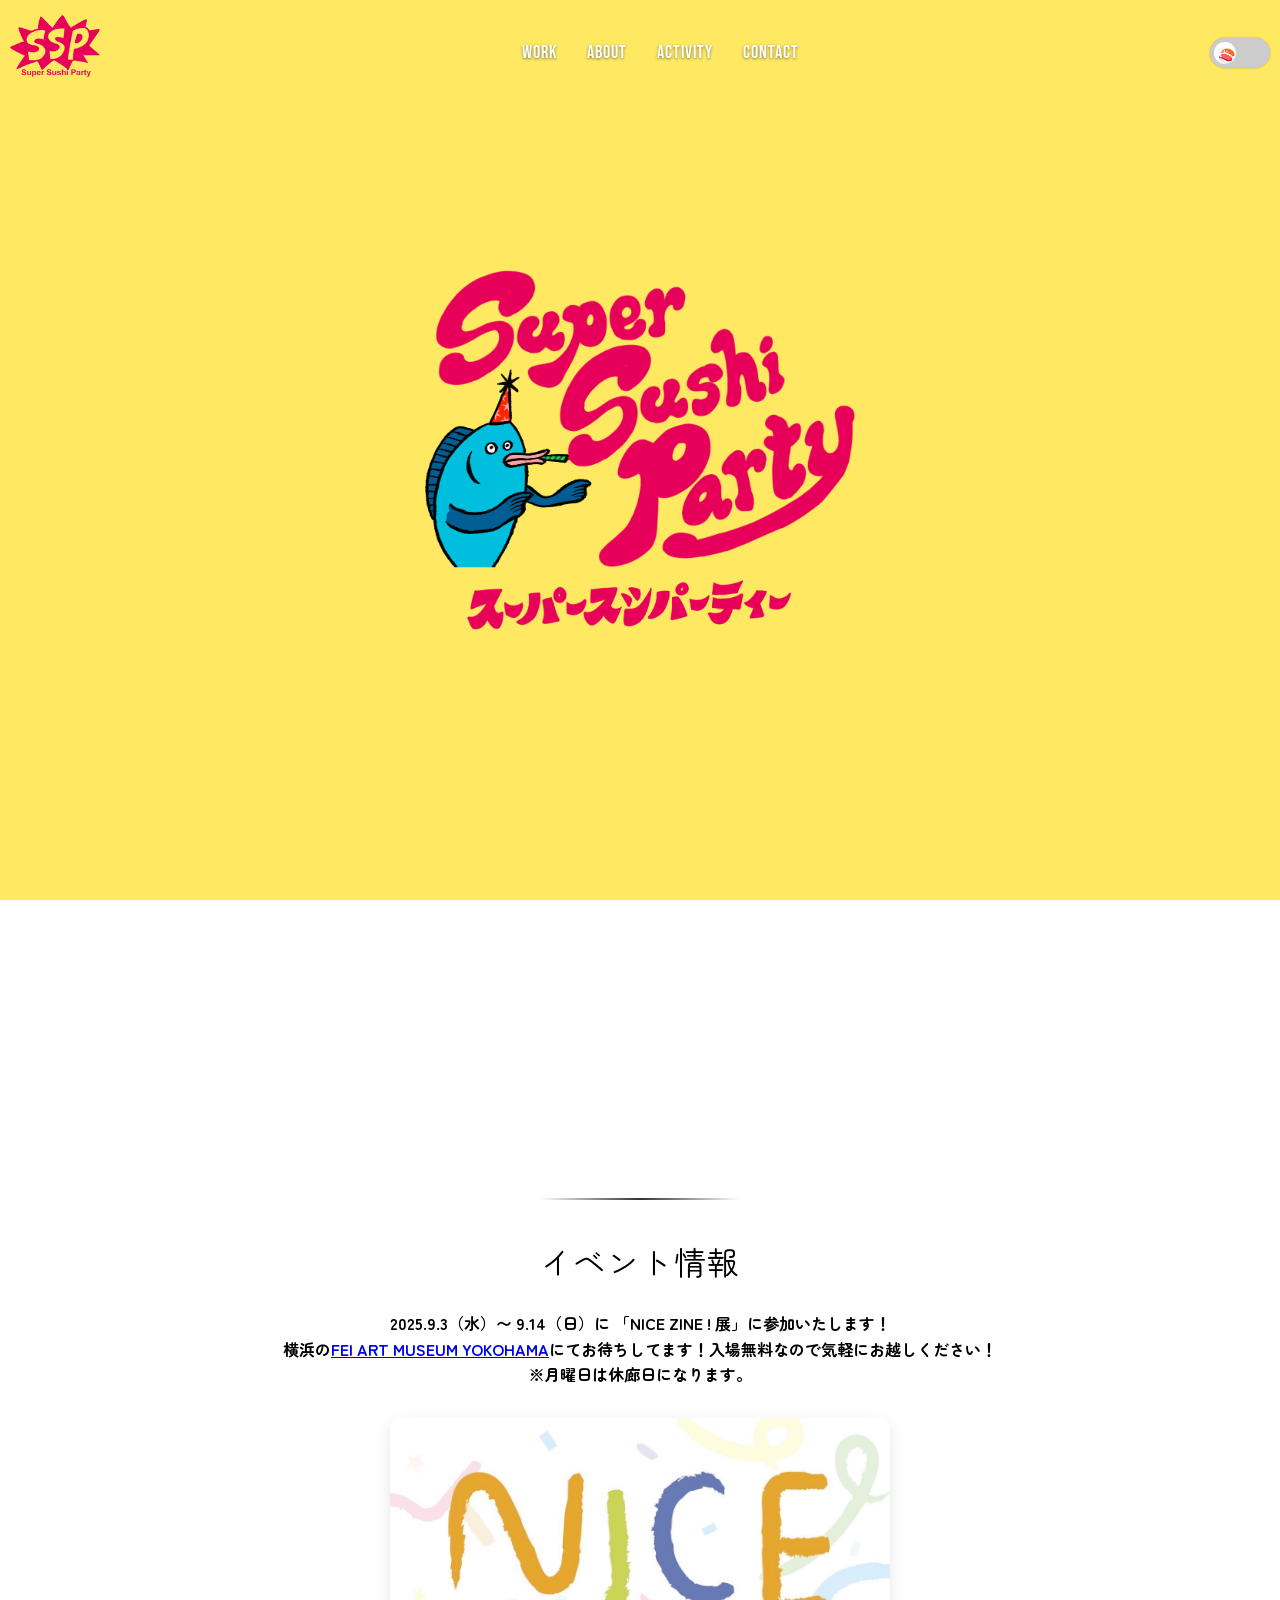
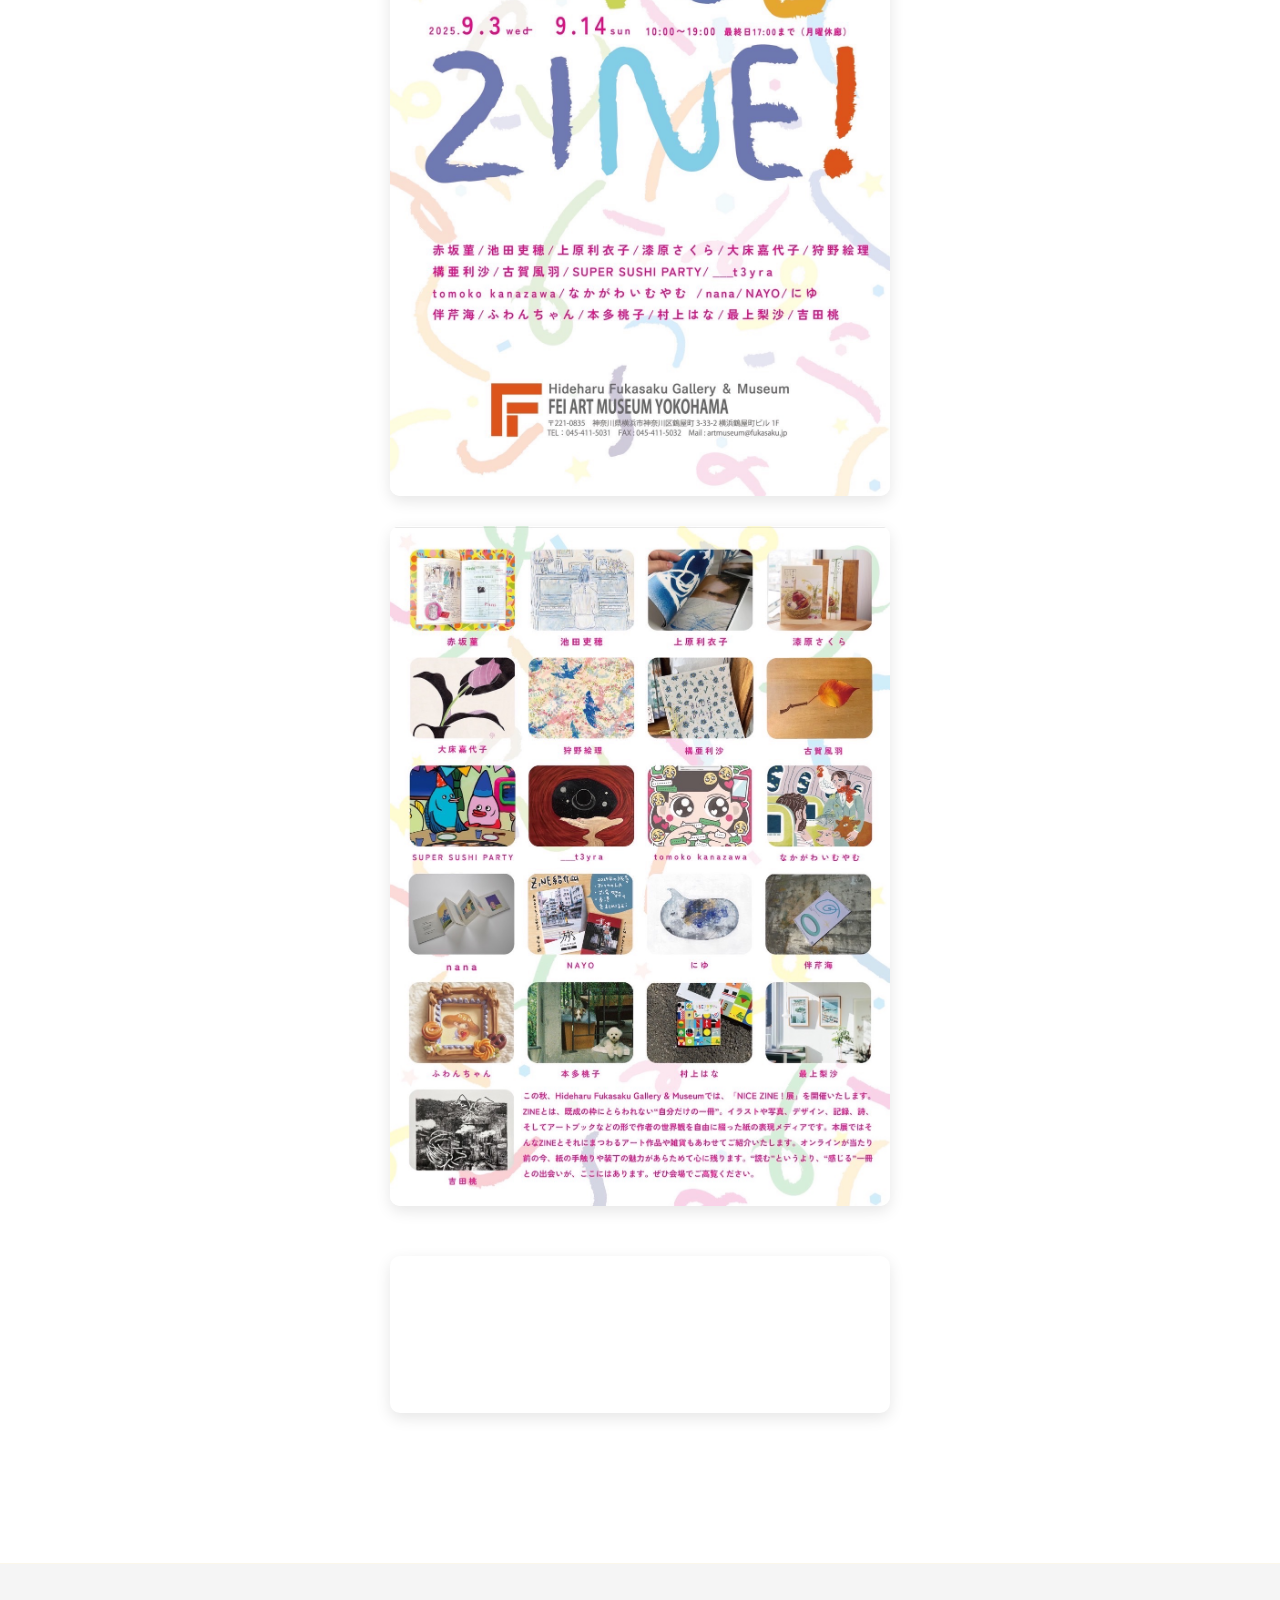
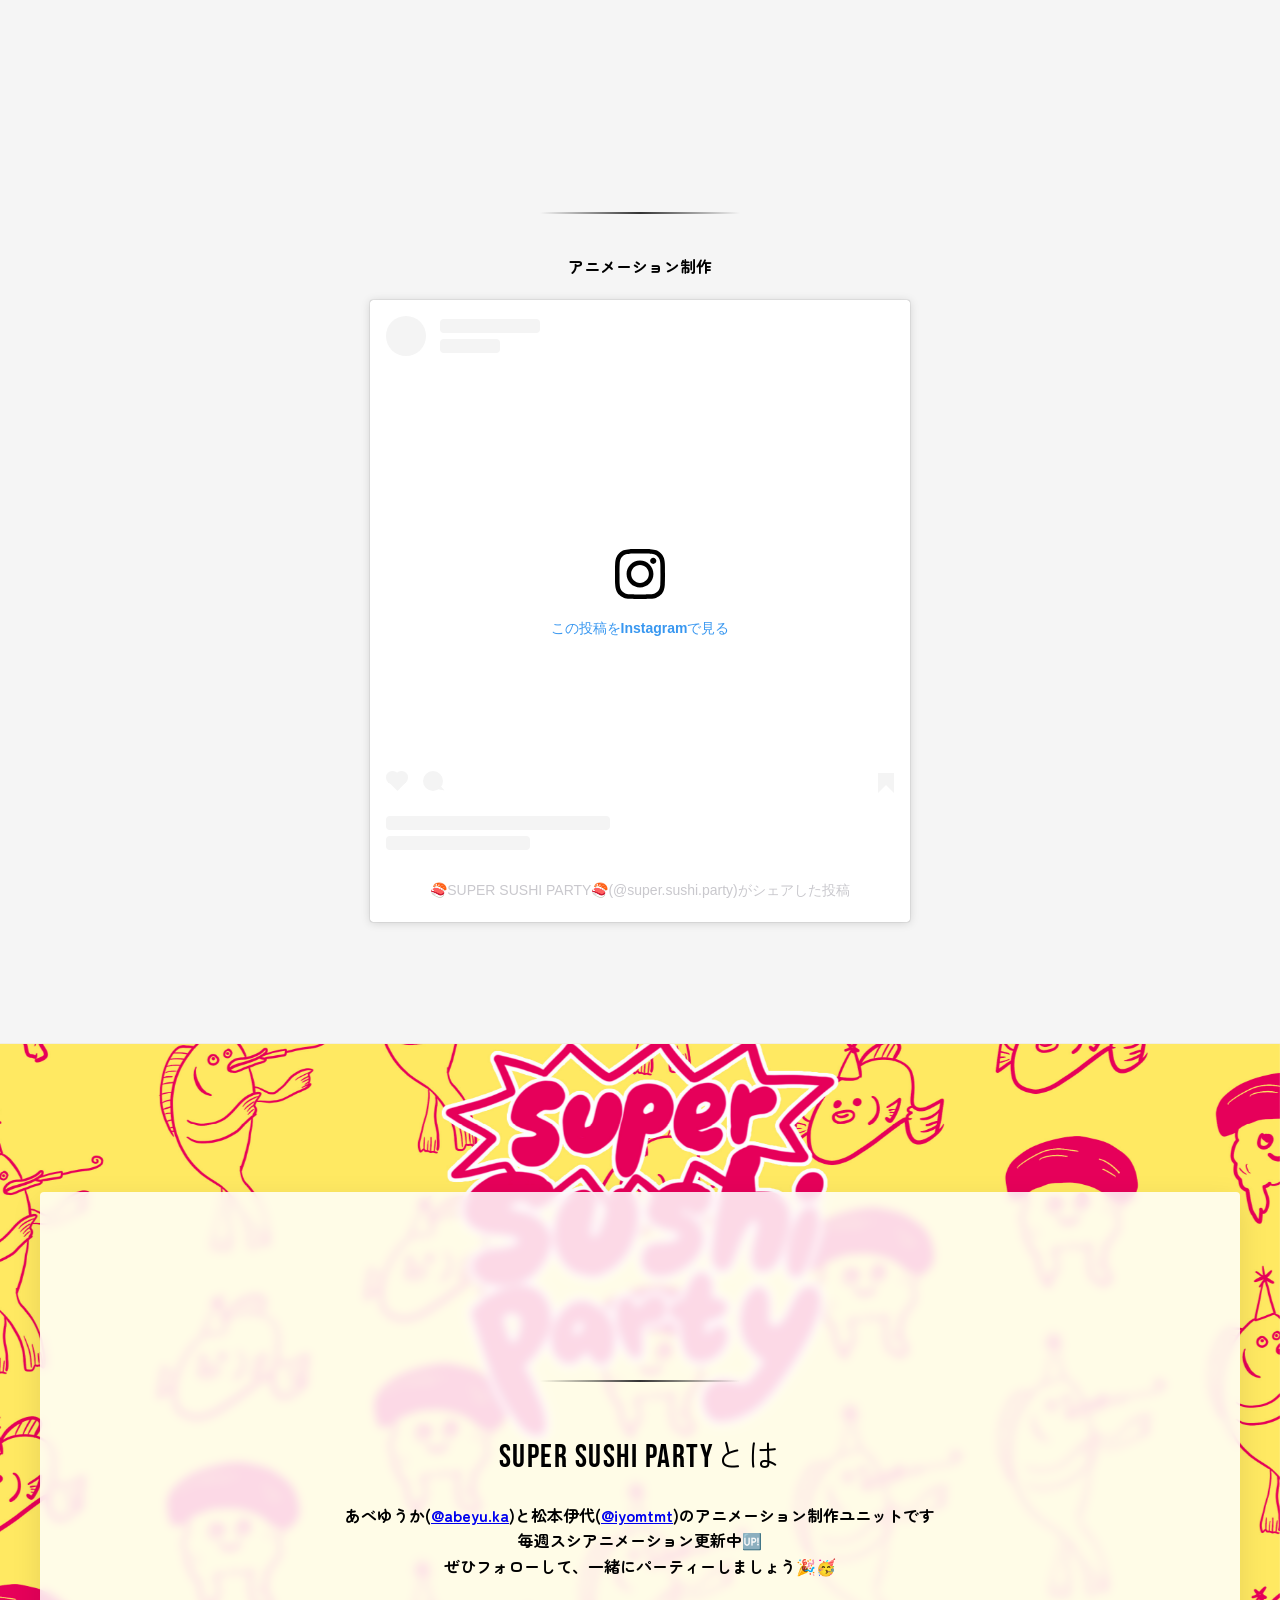
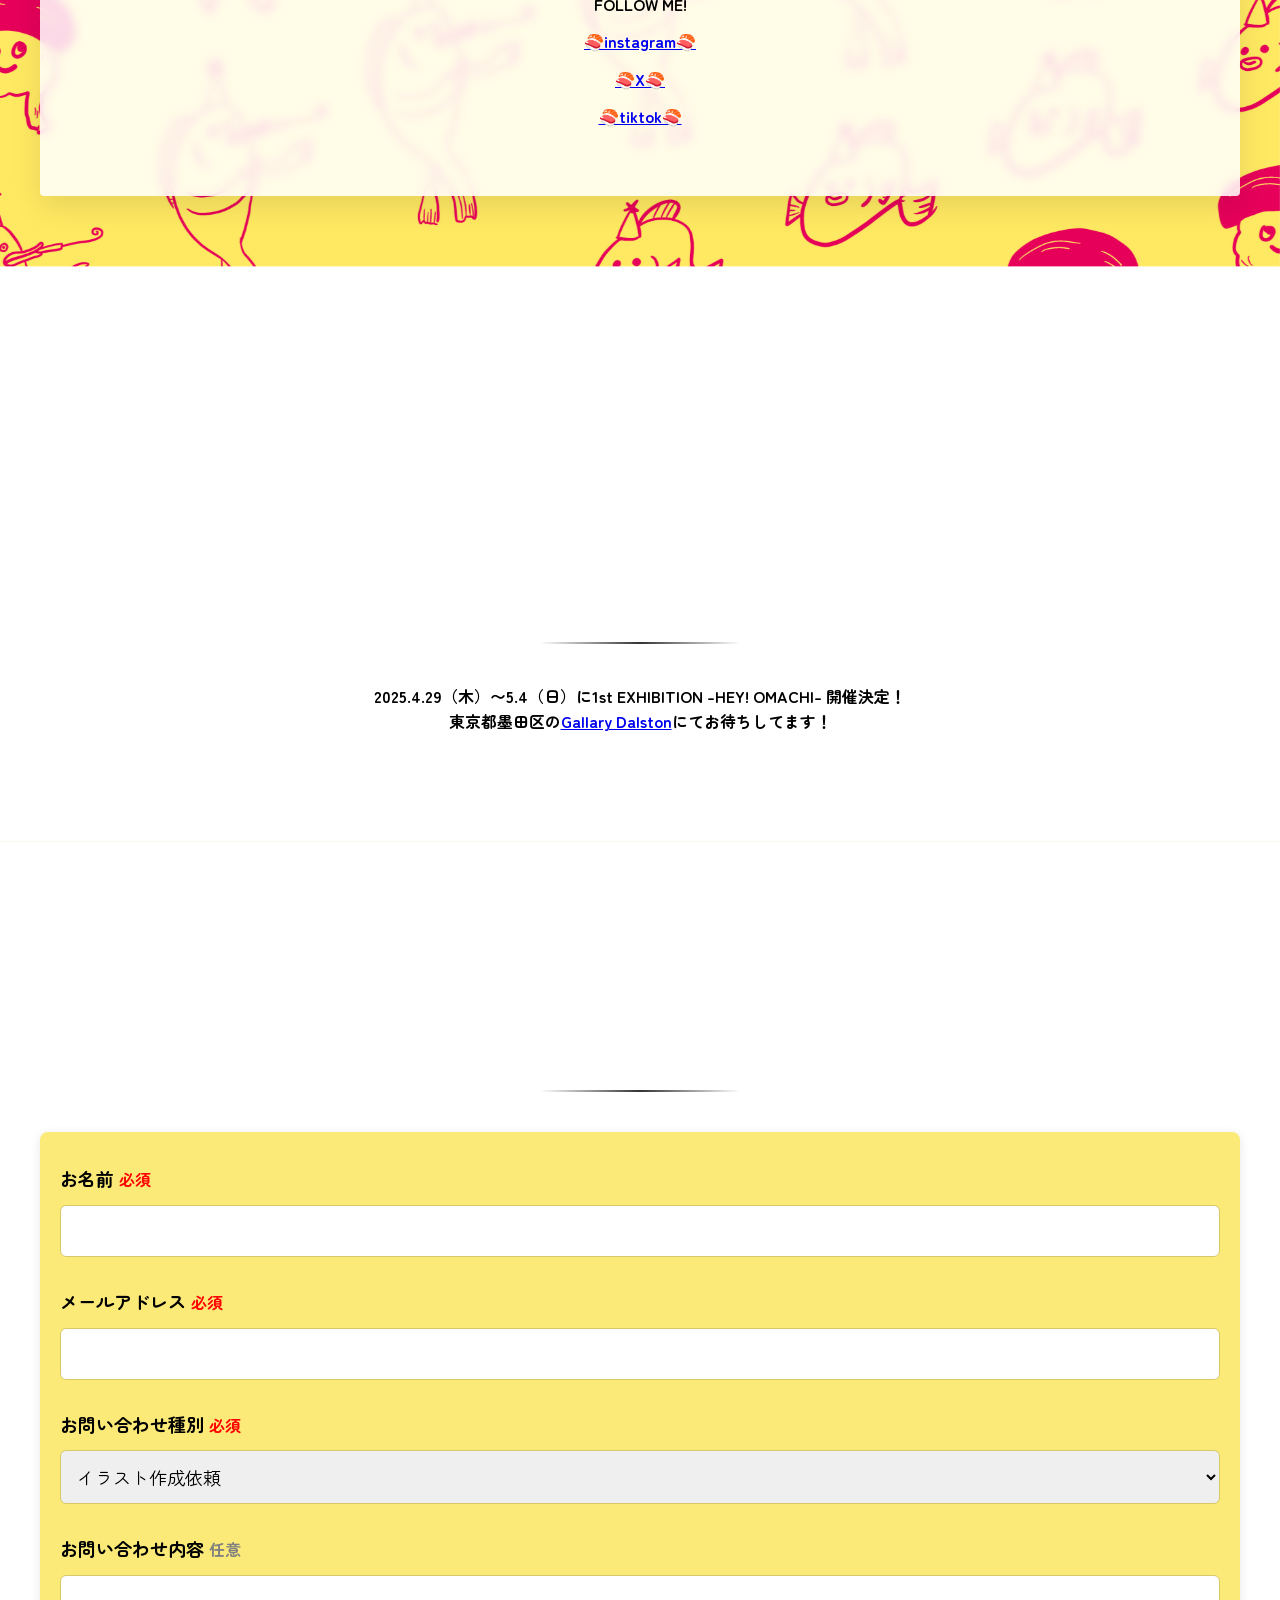
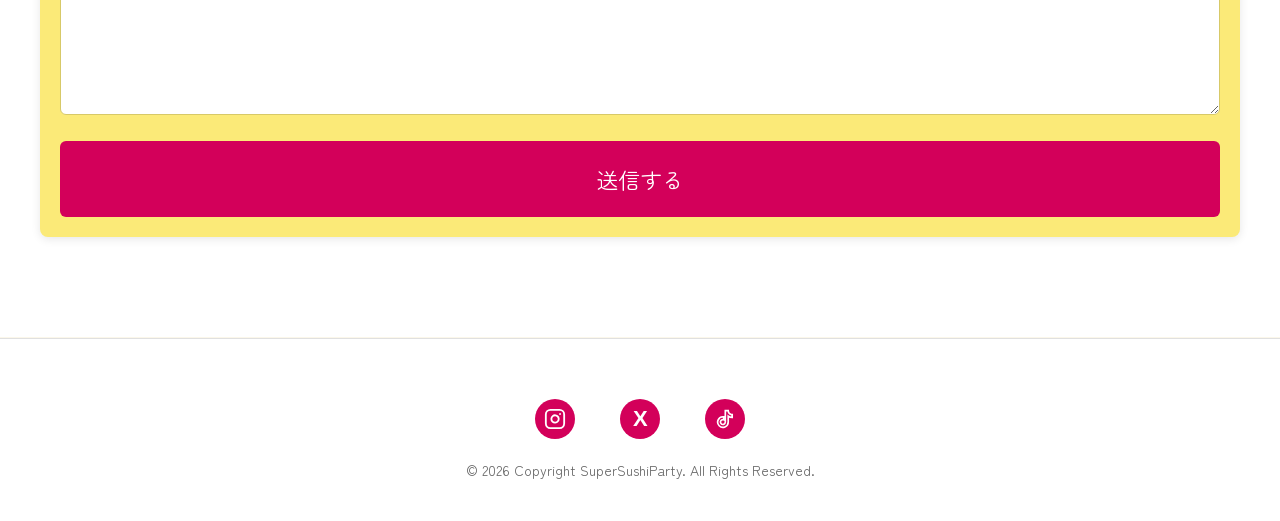
<file: index_.html>
<!DOCTYPE html>
<html lang="ja">
<head>
<meta charset="UTF-8">
<meta name="viewport" content="width=device-width, initial-scale=1.0">    
<title>Super Sushi Party（スーパースシパーティー） | クリエイティブなアニメーション制作ユニット</title>
<link rel="preconnect" href="https://fonts.googleapis.com">
<link rel="preconnect" href="https://fonts.gstatic.com" crossorigin>
<link href="https://fonts.googleapis.com/css2?family=Bebas+Neue&display=swap" rel="stylesheet">
<link rel="stylesheet" href="../style.css?0406">
<link rel="shortcut icon" href="../favicon.ico">
    
<!-- OGP -->
<meta property="og:title" content="Super Sushi Party | クリエイティブなアニメーション制作ユニット" />
<meta property="og:description" content="個性的なビジュアルと独自のストーリーテリングで魅せるアニメーション制作ユニット「Super Sushi Party」の公式サイト。作品紹介、プロフィール、最新情報をお届けします。" />
<meta property="og:url" content="https://super-sushi-party.com" />
<meta property="og:type" content="website" />
<meta property="og:image" content="https://super-sushi-party.com/image/ogp_img_sushi.jpg" />
<meta property="og:site_name" content="Super Sushi Party Official Website" />
<meta property="og:locale" content="ja_JP" />
<meta name="twitter:card" content="summary_large_image">
<meta name="twitter:title" content="Super Sushi Party | クリエイティブなアニメーション制作ユニット" />
<meta name="twitter:description" content="個性的なビジュアルと独自のストーリーテリングで魅せるアニメーション制作ユニット「Super Sushi Party」の公式サイト。作品紹介、プロフィール、最新情報をお届けします。" />
<meta name="twitter:image" content="https://super-sushi-party.com/image/ogp_img_sushi.jpg" />
<meta name="description" content="個性的なビジュアルと独自のストーリーテリングで魅せるアニメーション制作ユニット「Super Sushi Party」の公式サイト。作品紹介、プロフィール、最新情報をお届けします。" />
<meta name="keywords" content="Super Sushi Party, スーパースシパーティー, アニメーション, 制作ユニット, クリエイティブ, アニメ" />    
    
    
<!-- Google tag (gtag.js) -->
<script async src="https://www.googletagmanager.com/gtag/js?id=G-5S5HNEFHS9"></script>
<script>
  window.dataLayer = window.dataLayer || [];
  function gtag(){dataLayer.push(arguments);}
  gtag('js', new Date());

  gtag('config', 'G-5S5HNEFHS9');
</script>
</head>
<body>
<header>
  <a href="#" class="logo"><img src="../image/logo.png" width="90px"></a>
  <nav>
    <ul>
      <li><a href="#WORK">WORK</a></li>
      <li><a href="#ABOUT">ABOUT</a></li>
      <li><a href="#ACTIVITY">ACTIVITY</a></li>
      <li><a href="#CONTACT">CONTACT</a></li>
    </ul>
  </nav>
  <div class="header-right">
    <label class="dark-mode-toggle">
      <input type="checkbox" id="darkModeToggle">
      <span class="dark-mode-slider"></span>
    </label>
    <button class="mobile-menu-btn" id="mobileMenuOpen">☰</button>
  </div>
</header>

<!-- モバイルメニューは<header>の外かつ前に配置 -->
<div class="mobile-menu" id="mobileMenu">
  <div class="mobile-menu-header">
    <button class="close-menu" id="mobileMenuClose">✕</button>
  </div>
  <ul>
    <li><a href="#WORK">WORK</a></li>
    <li><a href="#ABOUT">ABOUT</a></li>
    <li><a href="#ACTIVITY">ACTIVITY</a></li>
    <li><a href="#CONTACT">CONTACT</a></li>
  </ul>
  <div class="mobile-menu-footer">
    <label class="dark-mode-toggle">
      <input type="checkbox" id="darkModeToggleMobile">
      <span class="dark-mode-slider"></span>
    </label>
  </div>
</div>
<section class="hero-section">
  <div class="hero-slider">
    <div class="slider-item active"> <img src="../image/slide1.png" alt="スライド1"> </div>
    <div class="slider-item"> <img src="../image/slide2.png" alt="スライド2"> </div>
    <div class="slider-item"> <img src="../image/slide3.png" alt="スライド3"> </div>
  </div>
  <div class="hero-content">
    <h1 class="logo-main"> <img src="../image/ssp_logo.png" alt="スーパースシパーティー"> </h1>
  </div>
</section>
<section class="section-intro">
  <div class="parallax-container" id="INFORMATION">
    <h2 class="parallax-title">INFORMATION</h2>
  </div>
  <div class="intro-content">
    <h3>イベント情報</h3>
    <div class="intro-content">
    <p>2025.9.3（水）〜 9.14（日）に 「NICE ZINE ! 展」に参加いたします！<br>
        横浜の<a href="https://hfg-art.com/exhibition/nice-zine-%e5%b1%95/" target="_blank">FEI ART MUSEUM YOKOHAMA</a>にてお待ちしてます！入場無料なので気軽にお越しください！<br>※月曜日は休廊日になります。</p>
  </div>
    <div class="info-container">
      <div class="info-item">
        <img src="../image/info_01_0903.jpg" alt="イベント情報１">
      </div>
      <div class="info-item">
        <img src="../image/info_02_0903.jpg" alt="イベント情報２">
      </div>
      <div class="info-item" style="margin: 20px 0;">
        <video src="../image/parapara.mp4" loop autoplay muted ></video>
      </div>
    </div>
    
  </div>
</section>
    
<section class="section-intro">
  <div class="parallax-container" id="WORK">
    <h2 class="parallax-title">WORK</h2>
  </div>
  <div class="intro-content">
    <p>アニメーション制作</p>
    
    <!-- インスタグラム埋め込みをdivで囲む -->
    <div class="instagram-container">
      <blockquote class="instagram-media" data-instgrm-captioned data-instgrm-permalink="https://www.instagram.com/reel/DNdb0LXRce4/?utm_source=ig_embed&amp;utm_campaign=loading" data-instgrm-version="14" style=" background:#FFF; border:0; border-radius:3px; box-shadow:0 0 1px 0 rgba(0,0,0,0.5),0 1px 10px 0 rgba(0,0,0,0.15); margin: 1px; max-width:540px; min-width:326px; padding:0; width:99.375%; width:-webkit-calc(100% - 2px); width:calc(100% - 2px);"><div style="padding:16px;"> <a href="https://www.instagram.com/reel/DNdb0LXRce4/?utm_source=ig_embed&amp;utm_campaign=loading" style=" background:#FFFFFF; line-height:0; padding:0 0; text-align:center; text-decoration:none; width:100%;" target="_blank"> <div style=" display: flex; flex-direction: row; align-items: center;"> <div style="background-color: #F4F4F4; border-radius: 50%; flex-grow: 0; height: 40px; margin-right: 14px; width: 40px;"></div> <div style="display: flex; flex-direction: column; flex-grow: 1; justify-content: center;"> <div style=" background-color: #F4F4F4; border-radius: 4px; flex-grow: 0; height: 14px; margin-bottom: 6px; width: 100px;"></div> <div style=" background-color: #F4F4F4; border-radius: 4px; flex-grow: 0; height: 14px; width: 60px;"></div></div></div><div style="padding: 19% 0;"></div> <div style="display:block; height:50px; margin:0 auto 12px; width:50px;"><svg width="50px" height="50px" viewBox="0 0 60 60" version="1.1" xmlns="https://www.w3.org/2000/svg" xmlns:xlink="https://www.w3.org/1999/xlink"><g stroke="none" stroke-width="1" fill="none" fill-rule="evenodd"><g transform="translate(-511.000000, -20.000000)" fill="#000000"><g><path d="M556.869,30.41 C554.814,30.41 553.148,32.076 553.148,34.131 C553.148,36.186 554.814,37.852 556.869,37.852 C558.924,37.852 560.59,36.186 560.59,34.131 C560.59,32.076 558.924,30.41 556.869,30.41 M541,60.657 C535.114,60.657 530.342,55.887 530.342,50 C530.342,44.114 535.114,39.342 541,39.342 C546.887,39.342 551.658,44.114 551.658,50 C551.658,55.887 546.887,60.657 541,60.657 M541,33.886 C532.1,33.886 524.886,41.1 524.886,50 C524.886,58.899 532.1,66.113 541,66.113 C549.9,66.113 557.115,58.899 557.115,50 C557.115,41.1 549.9,33.886 541,33.886 M565.378,62.101 C565.244,65.022 564.756,66.606 564.346,67.663 C563.803,69.06 563.154,70.057 562.106,71.106 C561.058,72.155 560.06,72.803 558.662,73.347 C557.607,73.757 556.021,74.244 553.102,74.378 C549.944,74.521 548.997,74.552 541,74.552 C533.003,74.552 532.056,74.521 528.898,74.378 C525.979,74.244 524.393,73.757 523.338,73.347 C521.94,72.803 520.942,72.155 519.894,71.106 C518.846,70.057 518.197,69.06 517.654,67.663 C517.244,66.606 516.755,65.022 516.623,62.101 C516.479,58.943 516.448,57.996 516.448,50 C516.448,42.003 516.479,41.056 516.623,37.899 C516.755,34.978 517.244,33.391 517.654,32.338 C518.197,30.938 518.846,29.942 519.894,28.894 C520.942,27.846 521.94,27.196 523.338,26.654 C524.393,26.244 525.979,25.756 528.898,25.623 C532.057,25.479 533.004,25.448 541,25.448 C548.997,25.448 549.943,25.479 553.102,25.623 C556.021,25.756 557.607,26.244 558.662,26.654 C560.06,27.196 561.058,27.846 562.106,28.894 C563.154,29.942 563.803,30.938 564.346,32.338 C564.756,33.391 565.244,34.978 565.378,37.899 C565.522,41.056 565.552,42.003 565.552,50 C565.552,57.996 565.522,58.943 565.378,62.101 M570.82,37.631 C570.674,34.438 570.167,32.258 569.425,30.349 C568.659,28.377 567.633,26.702 565.965,25.035 C564.297,23.368 562.623,22.342 560.652,21.575 C558.743,20.834 556.562,20.326 553.369,20.18 C550.169,20.033 549.148,20 541,20 C532.853,20 531.831,20.033 528.631,20.18 C525.438,20.326 523.257,20.834 521.349,21.575 C519.376,22.342 517.703,23.368 516.035,25.035 C514.368,26.702 513.342,28.377 512.574,30.349 C511.834,32.258 511.326,34.438 511.181,37.631 C511.035,40.831 511,41.851 511,50 C511,58.147 511.035,59.17 511.181,62.369 C511.326,65.562 511.834,67.743 512.574,69.651 C513.342,71.625 514.368,73.296 516.035,74.965 C517.703,76.634 519.376,77.658 521.349,78.425 C523.257,79.167 525.438,79.673 528.631,79.82 C531.831,79.965 532.853,80.001 541,80.001 C549.148,80.001 550.169,79.965 553.369,79.82 C556.562,79.673 558.743,79.167 560.652,78.425 C562.623,77.658 564.297,76.634 565.965,74.965 C567.633,73.296 568.659,71.625 569.425,69.651 C570.167,67.743 570.674,65.562 570.82,62.369 C570.966,59.17 571,58.147 571,50 C571,41.851 570.966,40.831 570.82,37.631"></path></g></g></g></svg></div><div style="padding-top: 8px;"> <div style=" color:#3897f0; font-family:Arial,sans-serif; font-size:14px; font-style:normal; font-weight:550; line-height:18px;">この投稿をInstagramで見る</div></div><div style="padding: 12.5% 0;"></div> <div style="display: flex; flex-direction: row; margin-bottom: 14px; align-items: center;"><div> <div style="background-color: #F4F4F4; border-radius: 50%; height: 12.5px; width: 12.5px; transform: translateX(0px) translateY(7px);"></div> <div style="background-color: #F4F4F4; height: 12.5px; transform: rotate(-45deg) translateX(3px) translateY(1px); width: 12.5px; flex-grow: 0; margin-right: 14px; margin-left: 2px;"></div> <div style="background-color: #F4F4F4; border-radius: 50%; height: 12.5px; width: 12.5px; transform: translateX(9px) translateY(-18px);"></div></div><div style="margin-left: 8px;"> <div style=" background-color: #F4F4F4; border-radius: 50%; flex-grow: 0; height: 20px; width: 20px;"></div> <div style=" width: 0; height: 0; border-top: 2px solid transparent; border-left: 6px solid #f4f4f4; border-bottom: 2px solid transparent; transform: translateX(16px) translateY(-4px) rotate(30deg)"></div></div><div style="margin-left: auto;"> <div style=" width: 0px; border-top: 8px solid #F4F4F4; border-right: 8px solid transparent; transform: translateY(16px);"></div> <div style=" background-color: #F4F4F4; flex-grow: 0; height: 12px; width: 16px; transform: translateY(-4px);"></div> <div style=" width: 0; height: 0; border-top: 8px solid #F4F4F4; border-left: 8px solid transparent; transform: translateY(-4px) translateX(8px);"></div></div></div> <div style="display: flex; flex-direction: column; flex-grow: 1; justify-content: center; margin-bottom: 24px;"> <div style=" background-color: #F4F4F4; border-radius: 4px; flex-grow: 0; height: 14px; margin-bottom: 6px; width: 224px;"></div> <div style=" background-color: #F4F4F4; border-radius: 4px; flex-grow: 0; height: 14px; width: 144px;"></div></div></a><p style=" color:#c9c8cd; font-family:Arial,sans-serif; font-size:14px; line-height:17px; margin-bottom:0; margin-top:8px; overflow:hidden; padding:8px 0 7px; text-align:center; text-overflow:ellipsis; white-space:nowrap;"><a href="https://www.instagram.com/reel/DNdb0LXRce4/?utm_source=ig_embed&amp;utm_campaign=loading" style=" color:#c9c8cd; font-family:Arial,sans-serif; font-size:14px; font-style:normal; font-weight:normal; line-height:17px; text-decoration:none;" target="_blank">🍣SUPER SUSHI PARTY🍣(@super.sushi.party)がシェアした投稿</a></p></div></blockquote>
<script async src="//www.instagram.com/embed.js"></script>
    </div>
    
  </div>
</section>
<!--<div class="projects">
  <div class="project"> <img src="./image/demo_01.jpg" alt="プロジェクト1">
    <div class="project-info">
      <div class="project-title">ミニマルデザインプロジェクト</div>
      <div class="project-category">ブランディング / ウェブデザイン</div>
      <p class="project-description">シンプルさと機能性を重視した現代的なデザインアプローチ。ブランドの本質を際立たせる洗練されたビジュアル言語を構築しました。</p>
    </div>
  </div>
  <div class="project"> <img src="./image/demo_01.jpg" alt="プロジェクト2">
    <div class="project-info">
      <div class="project-title">モダンアートディレクション</div>
      <div class="project-category">アートディレクション / アイデンティティ</div>
      <p class="project-description">大胆な視覚表現と革新的なコンセプトを組み合わせたアートディレクション。従来の枠を超えたクリエイティブな挑戦です。</p>
    </div>
  </div>
  <div class="project"> <img src="./image/demo_01.jpg" alt="プロジェクト3">
    <div class="project-info">
      <div class="project-title">タイポグラフィコレクション</div>
      <div class="project-category">タイポグラフィ / プリント</div>
      <p class="project-description">文字の芸術性と伝達力を探求した実験的なタイポグラフィプロジェクト。印刷媒体における表現の可能性を追求しています。</p>
    </div>
  </div>
  <div class="project"> <img src="./image/demo_01.jpg" alt="プロジェクト4">
    <div class="project-info">
      <div class="project-title">デジタルエクスペリエンス</div>
      <div class="project-category">UI/UX / ウェブデザイン</div>
      <p class="project-description">ユーザー中心のアプローチで設計されたインタラクティブなデジタル体験。使いやすさと視覚的魅力を両立させています。</p>
    </div>
  </div>
  <div class="project"> <img src="./image/demo_01.jpg" alt="プロジェクト5">
    <div class="project-info">
      <div class="project-title">ブランドアイデンティティ</div>
      <div class="project-category">ブランディング / ロゴデザイン</div>
      <p class="project-description">ブランドの本質と価値観を視覚的に表現した包括的なアイデンティティシステム。一貫性と独自性を重視しています。</p>
    </div>
  </div>
  <div class="project"> <img src="./image/demo_01.jpg" alt="プロジェクト6">
    <div class="project-info">
      <div class="project-title">パッケージデザイン</div>
      <div class="project-category">パッケージ / プロダクト</div>
      <p class="project-description">製品の魅力を最大限に引き出す革新的なパッケージデザイン。機能性と美しさを兼ね備えた解決策を提供しています。</p>
    </div>
  </div>
</div>-->
<section class="parallax-bg-section">
  <div class="parallax-bg" style="background-image: url('../image/parallax-bg.jpg');"></div>
  <div class="parallax-content">
    <div class="parallax-container" id="ABOUT">
      <h2 class="parallax-title">ABOUT</h2>
    </div>
    <div class="intro-content">
      <h3>SUPER SUSHI PARTYとは</h3>
      <p>
あべゆうか(<a href="https://www.instagram.com/abeyu.ka/" target="_blank">@abeyu.ka</a>)と松本伊代(<a href="https://www.instagram.com/iyomtmt/" target="_blank">@iyomtmt</a>)のアニメーション制作ユニットです<br>
毎週スシアニメーション更新中🆙<br>
ぜひフォローして、一緒にパーティーしましょう🎉🥳</p>
        <p><strong>FOLLOW ME!</strong></p>
        <p><a href="https://www.instagram.com/super.sushi.party/" target="_blank">🍣instagram🍣</a></p>
        <p><a href="https://x.com/supepsushiparty?s=21" target="_blank">🍣X🍣</a></p>
        <p><a href="https://www.tiktok.com/@supersushiparty?_t=ZS-8vIvC6ZwRQm&_r=1" target="_blank">🍣tiktok🍣</a></p>
    </div>
  </div>
</section>
<section class="section-intro">
  <div class="parallax-container" id="ACTIVITY">
    <h2 class="parallax-title">ACTIVITY</h2>
  </div>
  <div class="intro-content">
    <p>2025.4.29（木）〜5.4（日）に1st EXHIBITION -HEY! OMACHI- 開催決定！<br>
        東京都墨田区の<a href="https://www.dalston.space" target="_blank">Gallary Dalston</a>にてお待ちしてます！</p>
  </div>
</section>
<section class="section-intro">
  <div class="parallax-container" id="CONTACT">
    <h2 class="parallax-title">CONTACT</h2>
  </div>

    
    <form action="https://ssgform.com/s/9ToymwBjy0zr" method="post">
    <p>お名前<span class="must">必須</span></p>
    <input type="text" name="お名前" required="required" />
    <p>メールアドレス<span class="must">必須</span></p>
    <input type="email" name="メールアドレス" required="required" />
    
    <p>お問い合わせ種別<span class="must">必須</span></p>
    <select name="お問い合わせ種別" required="required">
        <option value="イラスト作成依頼">イラスト作成依頼</option>
        <option value="アニメーション作成依頼">イラスト作成依頼</option>
        <option value="メディア関連">メディア関連</option>
        <option value="その他">その他</option>
    </select>
    
    <!--<p>症状を選択してください<span class="must">必須</span></p>
    <select name="your-select" required>
        <option value="" disabled selected>症状を選択してください</option>
        <option value="ぎっくり腰">ぎっくり腰</option>
        <option value="ストレートネック">ストレートネック</option>
        <option value="すべり症">すべり症</option>
        <option value="バネ指">バネ指</option>
        <option value="ヘルニア">ヘルニア</option>
        <option value="モートン病">モートン病</option>
        <option value="過敏性腸症候群">過敏性腸症候群</option>
        <option value="肩こり">肩こり</option>
        <option value="五十肩">五十肩</option>
        <option value="腰椎分離症">腰椎分離症</option>
        <option value="腰痛">腰痛</option>
        <option value="坐骨神経痛">坐骨神経痛</option>
        <option value="手根管症候群">手根管症候群</option>
        <option value="手足のしびれ">手足のしびれ</option>
        <option value="首こり">首こり</option>
        <option value="首痛">首痛</option>
        <option value="脊柱管狭窄症">脊柱管狭窄症</option>
        <option value="仙腸関節炎">仙腸関節炎</option>
        <option value="足底筋膜炎">足底筋膜炎</option>
        <option value="頭痛">頭痛</option>
        <option value="膝の痛み">膝の痛み</option>
        <option value="変形性股関節症">変形性股関節症</option>
        <option value="変形性膝関節症">変形性膝関節症</option>
        <option value="梨状筋症候群">梨状筋症候群</option>
        <option value="肋間神経痛">肋間神経痛</option>
        <option value="頸椎ヘルニア">頸椎ヘルニア</option>
        <option value="頸椎症">頸椎症</option>
        <option value="鵞足炎">鵞足炎</option>
        <option value="冷え性">冷え性</option>
        <option value="分からない">分からない</option>
        <option value="その他">その他</option>
    </select>
    
    <p>希望日を選択してください<span class="must">必須</span></p>
    <p>第一希望日時</p>
    <input type="date" name="第一希望日時" min="<script>document.write(new Date().toISOString().split('T')[0]);</script>" max="<script>document.write(new Date(new Date().setMonth(new Date().getMonth() + 6)).toISOString().split('T')[0]);</script>" required>
    
    <p>第二希望日時</p>
    <input type="date" name="第二希望日時" min="<script>document.write(new Date().toISOString().split('T')[0]);</script>" max="<script>document.write(new Date(new Date().setMonth(new Date().getMonth() + 6)).toISOString().split('T')[0]);</script>" required>-->
    
    <p>お問い合わせ内容<span class="nin">任意</span></p>
    <textarea name="お問い合わせ内容" required="required"></textarea>
    
<!--    <p>資料希望</p>
    <input type="radio" name="資料" value="希望" id="document-true">
    <label for="document-true">資料希望</label>
    <input type="radio" name="資料" value="不要" id="document-false">
    <label for="document-false">資料不要</label>
    
    <p>希望資料</p>
    <input type="checkbox" name="希望資料[]" value="サービスA" id="service-a">
    <label for="service-a">サービスA</label>
    <input type="checkbox" name="希望資料[]" value="サービスB" id="service-b">
    <label for="service-b">サービスB</label>
    <input type="checkbox" name="希望資料[]" value="サービスC" id="service-c">
    <label for="service-c">サービスC</label>
    
    <br>
    <input type="checkbox" name="個人情報保護方針" value="同意する" id="agreement">
    <label for="agreement">個人情報保護方針に同意する</label>-->
    
    <button type="submit">送信する</button>
</form>
    
</section>
<footer> 
  <div class="social-links">
    <a href="https://www.instagram.com/super.sushi.party/" target="_blank" class="social-icon" aria-label="Instagram">
      <svg xmlns="http://www.w3.org/2000/svg" width="22" height="22" viewBox="0 0 24 24" fill="none" stroke="currentColor" stroke-width="2" stroke-linecap="round" stroke-linejoin="round">
        <rect x="2" y="2" width="20" height="20" rx="5" ry="5"></rect>
        <path d="M16 11.37A4 4 0 1 1 12.63 8 4 4 0 0 1 16 11.37z"></path>
        <line x1="17.5" y1="6.5" x2="17.51" y2="6.5"></line>
      </svg>
    </a>
    <a href="https://x.com/supepsushiparty?s=21" target="_blank" class="social-icon" aria-label="X (Twitter)">
      <span class="x-text">X</span>
    </a>
    <a href="https://www.tiktok.com/@supersushiparty?_t=ZS-8vIvC6ZwRQm&_r=1" target="_blank" class="social-icon" aria-label="TikTok">
      <svg xmlns="http://www.w3.org/2000/svg" width="20" height="20" viewBox="0 0 24 24" fill="none" stroke="currentColor" stroke-width="2">
        <path d="M19.59 6.69a4.83 4.83 0 0 1-3.77-4.25V2h-3.45v13.67a2.89 2.89 0 0 1-5.2 1.74 2.89 2.89 0 0 1 2.31-4.64 2.93 2.93 0 0 1 .88.13V9.4a6.84 6.84 0 0 0-1-.05A6.33 6.33 0 0 0 5 20.1a6.34 6.34 0 0 0 10.86-4.43v-7a8.16 8.16 0 0 0 4.77 1.52v-3.4a4.85 4.85 0 0 1-1-.1z"></path>
      </svg>
    </a>
  </div>
  <div class="copyright">© 2026 Copyright SuperSushiParty. All Rights Reserved.</div>
</footer>
<script src="../script.js"></script>
<style>
/* レスポンシブ対応のフォームデザイン */
form {
  /*max-width: 80%;*/
  margin: 0 auto;
  padding: 20px;
  background-color: #fbea78;
  border-radius: 8px;
  box-shadow: 0 2px 10px rgba(0, 0, 0, 0.1);
  font-family: Arial, sans-serif;
}

p {
  font-size: 18px;
  font-weight: bold;
  margin: 12px 0 6px;
}

.must {
  color: red;
  font-size: 16px;
  margin-left: 5px;
}

.nin {
  color: gray;
  font-size: 16px;
  margin-left: 5px;
}

input[type="text"],
input[type="email"],
select,
textarea {
  width: 100%;
  padding: 18px;
  margin-top: 6px;
  margin-bottom: 18px;
  border: 1px solid #d7c968;
  border-radius: 6px;
  font-size: 18px;
  cursor: pointer;
}

/* カレンダー入力の枠をボタン風に調整し、PCとスマホで分けて表示 */
input[type="date"] {
  width: 100%;
  padding: 18px;
  margin-top: 6px;
  margin-bottom: 18px;
  border: 1px solid #ccc;
  border-radius: 6px;
  font-size: 18px;
  background-color: white;
  cursor: pointer;
  appearance: auto;
  -webkit-appearance: auto;
  -moz-appearance: auto;
  text-align: left;
  min-height: 50px;
  position: relative;
}

/* PC用カレンダーアイコンを大きくしてクリック範囲を拡大 */
input[type="date"]::-webkit-calendar-picker-indicator {
  width: 40px;
  height: 40px;
  cursor: pointer;
  position: absolute;
  right: 10px;
}

/* スマホ用カレンダーアイコン（PCでは非表示） */
@media screen and (max-width: 600px) {
  input[type="date"] {
    background-image: url('data:image/svg+xml;charset=UTF-8,<svg xmlns="http://www.w3.org/2000/svg" viewBox="0 0 24 24" width="36" height="36"><path fill="%23007bff" d="M3 4h1V2h2v2h10V2h2v2h1a2 2 0 0 1 2 2v14a2 2 0 0 1-2 2H3a2 2 0 0 1-2-2V6a2 2 0 0 1 2-2zm0 16h18V10H3v10zm5-8h2v2H8v-2zm4 0h2v2h-2v-2zm4 0h2v2h-2v-2z"/></svg>');
    background-repeat: no-repeat;
    background-position: right 10px center;
    background-size: 36px;
  }
}

input[type="date"]:focus {
  outline: none;
  border-color: #007bff;
  box-shadow: 0 0 5px rgba(0, 123, 255, 0.5);
}

textarea {
  height: 140px;
  resize: vertical;
}

button {
  width: 100%;
  padding: 18px;
  background-color: #d3005a;
  color: white;
  border: none;
  border-radius: 6px;
  font-size: 20px;
  cursor: pointer;
  transition: background-color 0.3s;
}

button:hover {
  background-color: #0056b3;
}

/* レスポンシブ対応 */
@media screen {
  form {
    width: 100%;
   /* padding: 50px;*/
  }
  p {
    font-size: 18px;
  }
  input[type="text"],
  input[type="email"],
  input[type="date"],
  select,
  textarea {
    font-size: 18px;
    padding: 12px;
    min-height: 40px;
  }
  button {
    font-size: 22px;
    padding: 22px;
  }
}

    
    </style>
    
    
</body>
</html>
</file>
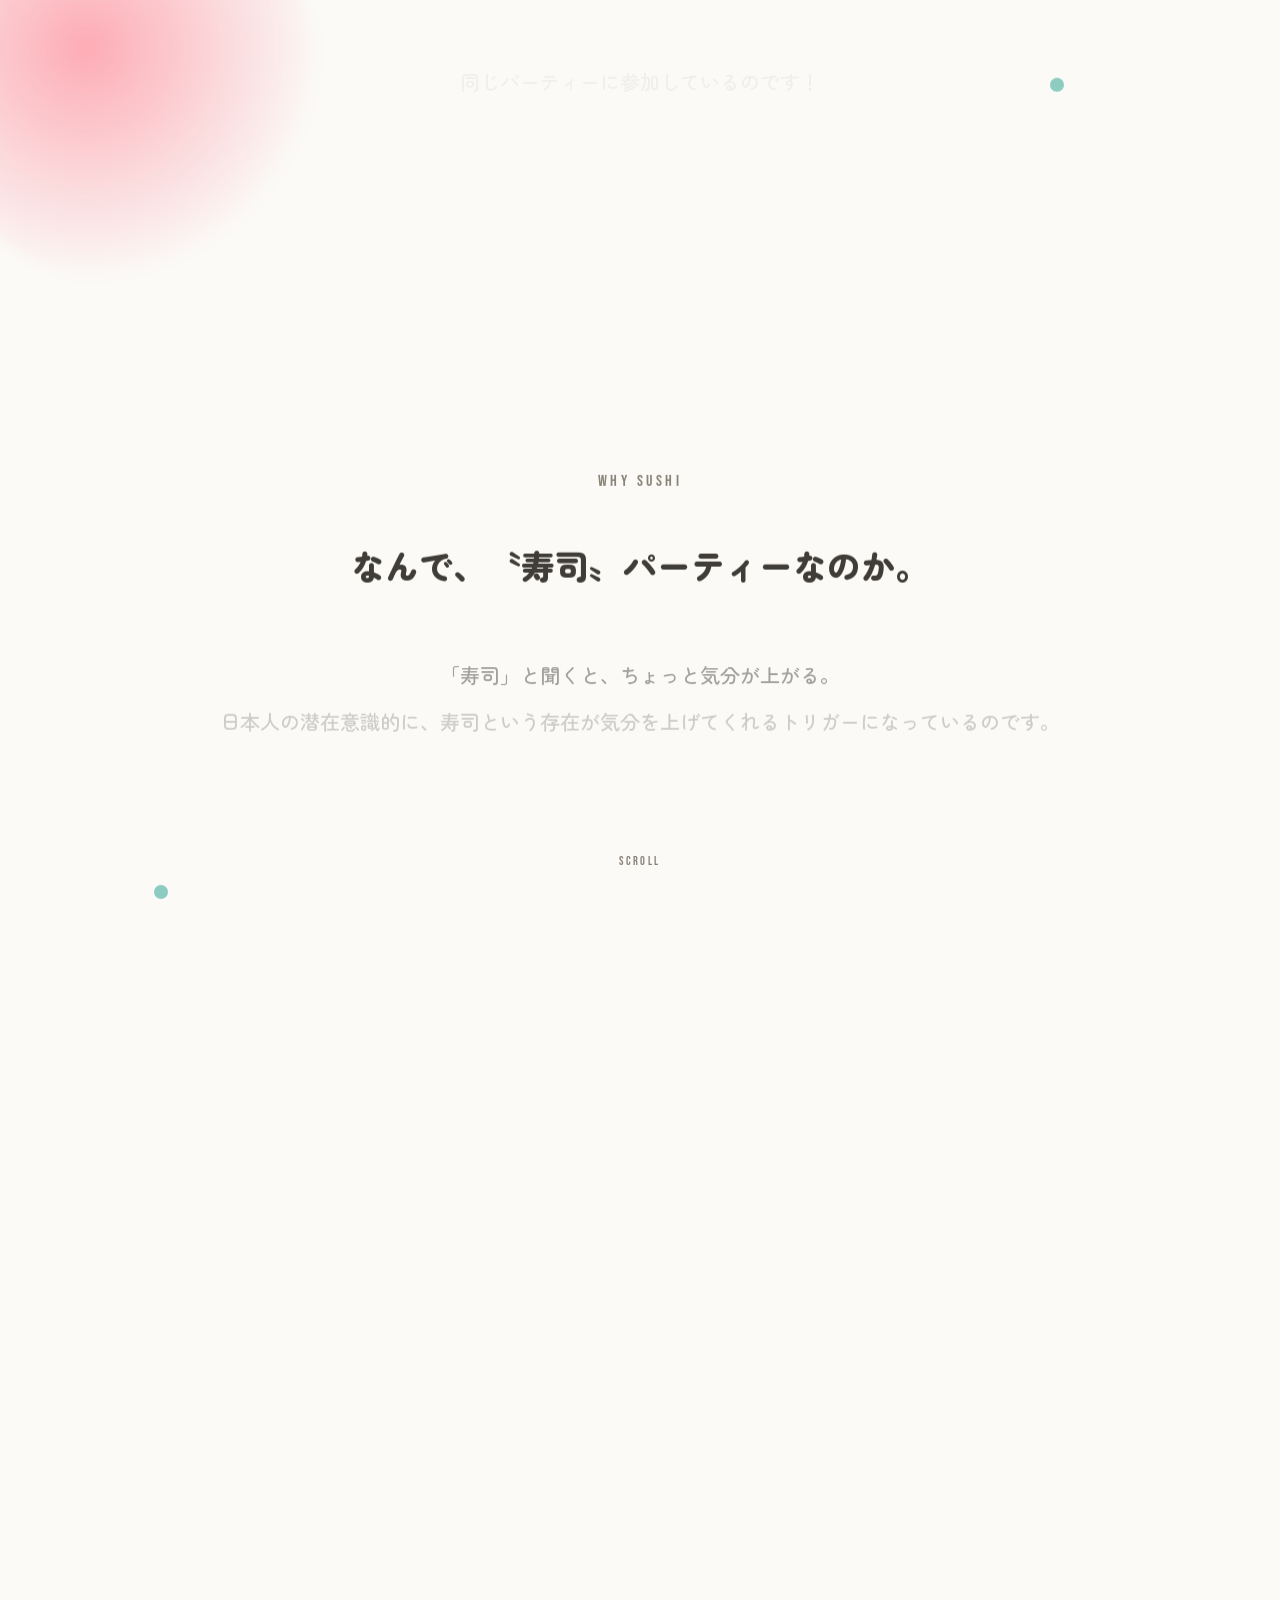
<file: about/about_scroll_demo.html>
<!DOCTYPE html>
<html lang="ja">
<head>
<meta charset="UTF-8">
<meta name="viewport" content="width=device-width, initial-scale=1.0">
<title>ABOUT scroll demo | Super Sushi Party</title>
<link rel="preconnect" href="https://fonts.googleapis.com">
<link rel="preconnect" href="https://fonts.gstatic.com" crossorigin>
<!-- Bebas Neue = 既存サイトと同じラテン見出し / Zen Maru Gothic = ゆるく丸い和文（住人ブランドの質感に寄せる） -->
<link href="https://fonts.googleapis.com/css2?family=Bebas+Neue&family=Zen+Maru+Gothic:wght@400;500;700;900&display=swap" rel="stylesheet">

<style>
/* =========================================================================
   THEME TOKENS （既存 style.css の変数に置き換えて使う想定）
   ========================================================================= */
:root{
  --bg:        #FBFAF7;   /* しゃりの白（クリーム系クリシェを避けた僅かに冷たい白）*/
  --ink:       #1a1712;
  --muted:     #8a8378;
  --salmon:    #ff5d73;   /* アクセント1：サーモン／握りのピンク */
  --wasabi:    #1f9e8b;   /* アクセント2：わさびのグリーン */
  --line:      rgba(26,23,18,.14);
  --maxw:      880px;
}
@media (prefers-color-scheme: dark){
  :root{ --bg:#141210; --ink:#f4efe6; --muted:#9a9184; --line:rgba(244,239,230,.16); }
}

*{ box-sizing:border-box; margin:0; padding:0; }
html{ scroll-behavior:auto; }           /* smooth化はJSが担うので native smooth はオフ */
body{
  background:var(--bg); color:var(--ink);
  font-family:"Zen Maru Gothic", system-ui, sans-serif;
  font-weight:500; line-height:1.9;
  -webkit-font-smoothing:antialiased;
  overflow-x:hidden;
}

/* --- パララックスの背景レイヤー（wrapperの外＝ビューポート固定）--------------- */
#bg{ position:fixed; inset:0; z-index:0; pointer-events:none; overflow:hidden; }
.blob{ position:absolute; border-radius:50%; filter:blur(6px); opacity:.5; will-change:transform; }
.b1{ width:44vmin; height:44vmin; left:-8vmin; top:12vh;  background:radial-gradient(circle at 40% 40%, var(--salmon), transparent 70%); }
.b2{ width:38vmin; height:38vmin; right:-6vmin; top:120vh; background:radial-gradient(circle at 50% 50%, var(--wasabi), transparent 70%); opacity:.4; }
.b3{ width:30vmin; height:30vmin; left:20vw; top:230vh; background:radial-gradient(circle at 50% 50%, var(--salmon), transparent 70%); opacity:.35; }
.dot{ position:absolute; width:14px; height:14px; border-radius:50%; background:var(--wasabi); opacity:.5; will-change:transform; }

/* --- スクロールを乗っ取る smooth wrapper --------------------------------- */
#wrap{ position:relative; z-index:1; }
html.smooth #wrap{ position:fixed; top:0; left:0; width:100%; will-change:transform; }

/* =========================================================================
   SECTIONS
   ========================================================================= */
.section{
  min-height:100vh;
  display:flex; flex-direction:column; justify-content:center;
  align-items:center; text-align:center;
  padding:14vh 7vw; position:relative;
}
.inner{ width:100%; max-width:var(--maxw); }
.eyebrow{
  font-family:"Bebas Neue", sans-serif; letter-spacing:.22em;
  font-size:clamp(13px,1.6vw,16px); color:var(--muted);
  margin-bottom:2.2em;
}
.heading{ font-weight:900; line-height:1.5; margin-bottom:1.4em; font-size:clamp(22px,3.4vw,34px); }
p.copy{ font-size:clamp(16px,2.1vw,20px); }

/* HERO */
.hero .big{ font-weight:900; line-height:1.35; font-size:clamp(34px,7vw,76px); }
.hero .tagline{ margin-top:3.5em; color:var(--muted); font-size:clamp(12px,1.6vw,14px); line-height:2; }
.hero .tagline b{ font-family:"Bebas Neue"; letter-spacing:.14em; font-weight:400; color:var(--ink); font-size:1.5em; display:block; margin-bottom:.4em; }

/* VIBES = 浴びせる1枚 */
.vibes .punch{ font-weight:900; line-height:1.5; font-size:clamp(26px,4.6vw,52px); }
.vibes .logo{ font-family:"Bebas Neue"; letter-spacing:.2em; color:var(--salmon); font-size:clamp(16px,2vw,22px); margin-bottom:1.6em; }

/* RESIDENTS chips */
.chips{ display:flex; flex-wrap:wrap; gap:.7em; justify-content:center; margin-top:2.6em; }
.chip{
  border:1.5px solid var(--line); border-radius:999px;
  padding:.5em 1.2em; font-weight:700; font-size:clamp(14px,1.9vw,17px);
}
.chip.marty{ background:var(--salmon); border-color:var(--salmon); color:#fff; }

/* ACTIVITIES */
.acts{ display:grid; gap:3.2em; margin-top:1em; text-align:left; }
.act .no{ font-family:"Bebas Neue"; letter-spacing:.1em; color:var(--wasabi); font-size:14px; }
.act h3{ font-weight:900; font-size:clamp(18px,2.4vw,22px); margin:.3em 0 .6em; }
.act p{ color:var(--muted); }

/* THE TWO / JOIN links */
.members{ display:grid; gap:1.2em; margin:1.5em 0 2.4em; }
.member b{ font-size:1.15em; }
.member span{ color:var(--muted); margin-left:.6em; }
.links a, .sns a{ color:var(--salmon); text-decoration:none; font-weight:700; border-bottom:2px solid transparent; }
.links a:hover, .sns a:hover{ border-color:var(--salmon); }
.sns{ display:flex; flex-direction:column; gap:.6em; margin-top:2em; font-family:"Bebas Neue"; letter-spacing:.08em; font-size:clamp(16px,2vw,20px); }
.footnote{ margin-top:4em; font-size:12px; color:var(--muted); }

/* =========================================================================
   ★ POLA-style REVEAL ── ここが移植の核
   .reveal を付けた要素／各行が、スクロール位置に連動して
   下から昇りながら現れ、上へ抜けるとやわらかく引く（＝呼吸する連続感）
   ========================================================================= */
html.anim .reveal{ opacity:0; transform:translateY(42px); will-change:opacity,transform; }
.reveal{ transition:none; }             /* 動きはJSが毎フレーム駆動するので transition は使わない */
.line{ display:block; }                 /* 1行＝1レビール要素にして自然なスタガーを作る */

.scrollcue{ position:fixed; bottom:26px; left:50%; transform:translateX(-50%); z-index:3;
  font-family:"Bebas Neue"; letter-spacing:.2em; font-size:12px; color:var(--muted); animation:bob 1.8s ease-in-out infinite; }
@keyframes bob{ 0%,100%{ transform:translate(-50%,0);} 50%{ transform:translate(-50%,7px);} }

/* reduced-motion：演出を全部止めて素の可読状態に */
@media (prefers-reduced-motion: reduce){
  html.anim .reveal{ opacity:1 !important; transform:none !important; }
  .scrollcue{ display:none; }
}
</style>
</head>
<body>

<!-- パララックス背景（wrapperの外＝ビューポート固定で速度差を付ける）-->
<div id="bg">
  <div class="blob b1" data-speed="-0.14"></div>
  <div class="blob b2" data-speed="0.10"></div>
  <div class="blob b3" data-speed="-0.08"></div>
  <div class="dot" style="left:12vw;top:60vh"  data-speed="0.22"></div>
  <div class="dot" style="left:82vw;top:40vh"  data-speed="-0.18"></div>
  <div class="dot" style="left:68vw;top:150vh" data-speed="0.26"></div>
  <div class="dot" style="left:24vw;top:190vh" data-speed="-0.2"></div>
</div>

<div id="wrap">

  <!-- 01 HERO -->
  <section class="section hero">
    <div class="inner">
      <div class="big">
        <span class="line reveal">パーティーみたいな毎日を!</span>
        <span class="line reveal">毎日を楽しく、</span>
        <span class="line reveal">毎日をパーティーに。</span>
      </div>
      <div class="tagline reveal">
        <b>SUPER SUSHI PARTY</b>
        あべゆうか × 松本伊代による<br>アニメーションやら何やらの制作ユニット
      </div>
    </div>
  </section>

  <!-- 02 ABOUT THE UNIT -->
  <section class="section">
    <div class="inner">
      <div class="eyebrow reveal">ABOUT THE UNIT</div>
      <div class="heading reveal">WE ARE SUPER SUSHI PARTY<br>（スーパースシパーティー）！！！です。</div>
      <p class="copy">
        <span class="line reveal">わりとハッピーで、かわいくてまぬけなものが</span>
        <span class="line reveal">毎日にあふれかえっていてほしい！</span>
        <span class="line reveal">それを実行すべく、わたしたちは集まり、アニメーションを作り始めました。</span>
        <span class="line reveal">毎日の暮らしの延長上に、パーティーはつながっています。</span>
        <span class="line reveal">つまり私たちの毎日は、パーティーの一部なのです。</span>
        <span class="line reveal">毎日を楽しく、毎日をパーティーに。</span>
        <span class="line reveal">今と昔と未来、いろんな日常を繋いだ先にあるアニメーションを作ります。</span>
        <span class="line reveal">SUPER SUSHI PARTYのアニメーションを見た人は時間•時空•次元を超えて、</span>
        <span class="line reveal">同じパーティーに参加しているのです！</span>
      </p>
    </div>
  </section>

  <!-- 03 寿司パーティー -->
  <section class="section">
    <div class="inner">
      <div class="eyebrow reveal">WHY SUSHI</div>
      <div class="heading reveal">なんで、〝寿司〟パーティーなのか。</div>
      <p class="copy">
        <span class="line reveal">「寿司」と聞くと、ちょっと気分が上がる。</span>
        <span class="line reveal">日本人の潜在意識的に、寿司という存在が気分を上げてくれるトリガーになっているのです。</span>
        <span class="line reveal">だから、わたしたちは寿司を選びました。</span>
        <span class="line reveal">日常のなかにある、日本人なら誰もが知っている祝祭。</span>
        <span class="line reveal">誰もが、いつでも参加できるパーティー。</span>
        <span class="line reveal">「寿司」の二文字を聞いた瞬間の、あの高揚感。</span>
        <span class="line reveal">「スシパーティー」の響きみたいに、毎日を過ごせたら最高ですよね！</span>
      </p>
    </div>
  </section>

  <!-- 04 RESIDENTS -->
  <section class="section">
    <div class="inner">
      <div class="eyebrow reveal">THE RESIDENTS</div>
      <div class="heading reveal">スーパースシパーティーの住人たち。</div>
      <p class="copy">
        <span class="line reveal">わたしたちが作る世界には、たくさんの住人がいます。</span>
        <span class="line reveal">マグロも、サーモンも、エビも、タマゴも。いつもパーティーをする気満々です！</span>
        <span class="line reveal">その中心にいるのが、マーティーたち。スーパースシパーティーの住人です。</span>
        <span class="line reveal">日本ならではの文化や気候、日々の暮らしを、みてくれるみんなと同じように過ごしています。</span>
        <span class="line reveal">これからもきっと、新しい住人が増えていきます。</span>
        <span class="line reveal">さああなたも、お皿の前に座ってください。</span>
        <span class="line reveal">パーティーは、いつでも始められるのですからまっています。</span>
      </p>
      <div class="chips reveal">
        <span class="chip">マグロ</span><span class="chip">サーモン</span>
        <span class="chip">エビ</span><span class="chip">タマゴ</span>
        <span class="chip marty">マーティー</span>
      </div>
    </div>
  </section>

  <!-- 05 VIBES -->
  <section class="section vibes">
    <div class="inner">
      <div class="logo reveal">SUPER SUSHI PARTY</div>
      <div class="punch">
        <span class="line reveal">わりとハッピーで、</span>
        <span class="line reveal">かわいくてまぬけで、</span>
        <span class="line reveal">アゲな毎日！</span>
      </div>
    </div>
  </section>

  <!-- 06 THE TWO -->
  <section class="section">
    <div class="inner">
      <div class="eyebrow reveal">THE TWO</div>
      <div class="heading reveal">毎日をパーティだと思ってるひとたち。</div>
      <div class="members">
        <div class="member reveal"><b>あべゆうか</b><span>@abeyu.ka</span></div>
        <div class="member reveal"><b>松本伊代</b><span>@iyomtmt</span></div>
      </div>
      <p class="copy reveal">似ているような、似ていないような２人。<br>化学反応を楽しみながら、いつでもパーティーを続けていますよ！</p>
      <div class="links reveal" style="margin-top:2em">二人のもっと深い話 → <a href="#">STORY</a></div>
    </div>
  </section>

  <!-- 08 ACTIVITIES -->
  <section class="section">
    <div class="inner">
      <div class="eyebrow reveal">ACTIVITIES</div>
      <div class="acts">
        <div class="act reveal">
          <div class="no">01 — ANIMATION</div>
          <h3>アニメーション。</h3>
          <p>月曜も金曜も、雨でも晴れでも、住人たちは今日もどこかで踊っています。SNSで、毎週新作を更新中。</p>
        </div>
        <div class="act reveal">
          <div class="no">02 — EVENTS</div>
          <h3>リアルでも、パーティー。</h3>
          <p>展示やイベント出展など、精力的に参加しています。みなさまに会えるのをお待ちしています！</p>
        </div>
        <div class="act reveal">
          <div class="no">03 — GOODS</div>
          <h3>身に付けて、毎日パーティー。</h3>
          <p>Tシャツ、ステッカー、ZINE、日常の中で使えるものを少しずつ作っています。<br><a href="#" style="color:var(--salmon)">ECサイトへ →</a></p>
        </div>
      </div>
    </div>
  </section>

  <!-- 09 JOIN US -->
  <section class="section">
    <div class="inner">
      <div class="heading reveal" style="font-size:clamp(28px,5vw,54px)">一緒にパーティーしましょう！</div>
      <p class="copy">
        <span class="line reveal">スシアニメーション更新中。その他短編作品も鋭意製作中。</span>
        <span class="line reveal">わたしたちのパーティーが気になったら、フォローしてみてくださいね。</span>
      </p>
      <div class="sns reveal">
        <a href="#">Instagram　@super.sushi.party</a>
        <a href="#">X (Twitter)　@supepsushiparty</a>
        <a href="#">TikTok　@supersushiparty</a>
        <a href="#">Contact →</a>
      </div>
      <div class="footnote reveal">お仕事のご依頼 → See our works</div>
    </div>
  </section>

</div><!-- /#wrap -->

<div class="scrollcue">SCROLL</div>

<script>
/* =========================================================================
   POLA-style scroll engine （移植する時はこの<script>をまるごと持っていける）
   3要素：① lerp smooth scroll ② scroll連動reveal ③ parallax
   ========================================================================= */
(function(){
  const reduce = matchMedia('(prefers-reduced-motion: reduce)').matches;
  const isTouch = matchMedia('(hover: none)').matches;
  const useSmooth = !reduce && !isTouch;      // smoothはPC限定（モバイルは native scroll のほうが自然）

  const html   = document.documentElement;
  const wrap   = document.getElementById('wrap');
  const bg     = document.getElementById('bg');
  const layers = [...bg.querySelectorAll('[data-speed]')];
  const reveals= [...document.querySelectorAll('.reveal')];

  if(!reduce) html.classList.add('anim');     // 初期状態を「隠す」（JSが無い時は素で見える）
  if(useSmooth) html.classList.add('smooth');

  // --- ① smooth scroll：本文を transform で追従させる ----------------------
  let target = window.scrollY, current = target;
  function setBodyHeight(){ if(useSmooth) document.body.style.height = wrap.offsetHeight + 'px'; }
  window.addEventListener('load', setBodyHeight);
  window.addEventListener('resize', setBodyHeight);
  setBodyHeight();
  window.addEventListener('scroll', ()=>{ target = window.scrollY; }, {passive:true});

  // --- reveal 1要素の進捗を出す（下から昇り→中央で全開→上へ抜けて引く）-------
  const vh = () => window.innerHeight;
  function reveal(el){
    const r = el.getBoundingClientRect();       // transform 適用後の実位置
    const H = vh();
    // 入り：下80% → 上55% で 0→1
    const pIn  = clamp((H*0.80 - r.top) / (H*0.80 - H*0.55), 0, 1);
    // 抜け：上端が画面上部12%を割ったら軽く戻す（呼吸のexhale）
    const pOut = clamp((r.bottom - H*0.10) / (H*0.28), 0, 1);
    const p = Math.min(pIn, pOut);
    el.style.opacity = p;
    el.style.transform = `translateY(${(1 - p) * 42}px)`;
  }
  function clamp(v,a,b){ return Math.max(a, Math.min(b, v)); }

  // --- rAF ループ：smooth・parallax・reveal を毎フレーム同期 -----------------
  function frame(){
    if(useSmooth){
      current += (target - current) * 0.085;                 // ← 数字を下げるほど重く滑る
      wrap.style.transform = `translate3d(0,${-current}px,0)`;
    }
    const scroll = useSmooth ? current : window.scrollY;
    // ② parallax：速度差で奥行き
    for(const el of layers){ el.style.transform = `translate3d(0,${scroll * +el.dataset.speed}px,0)`; }
    // ③ reveal
    if(!reduce){ for(const el of reveals) reveal(el); }
    requestAnimationFrame(frame);
  }
  requestAnimationFrame(frame);

  // scroll cue を少し進んだら消す
  const cue = document.querySelector('.scrollcue');
  window.addEventListener('scroll', ()=>{ if(cue) cue.style.opacity = window.scrollY > 120 ? 0 : 1; }, {passive:true});
})();
</script>
</body>
</html>
</file>
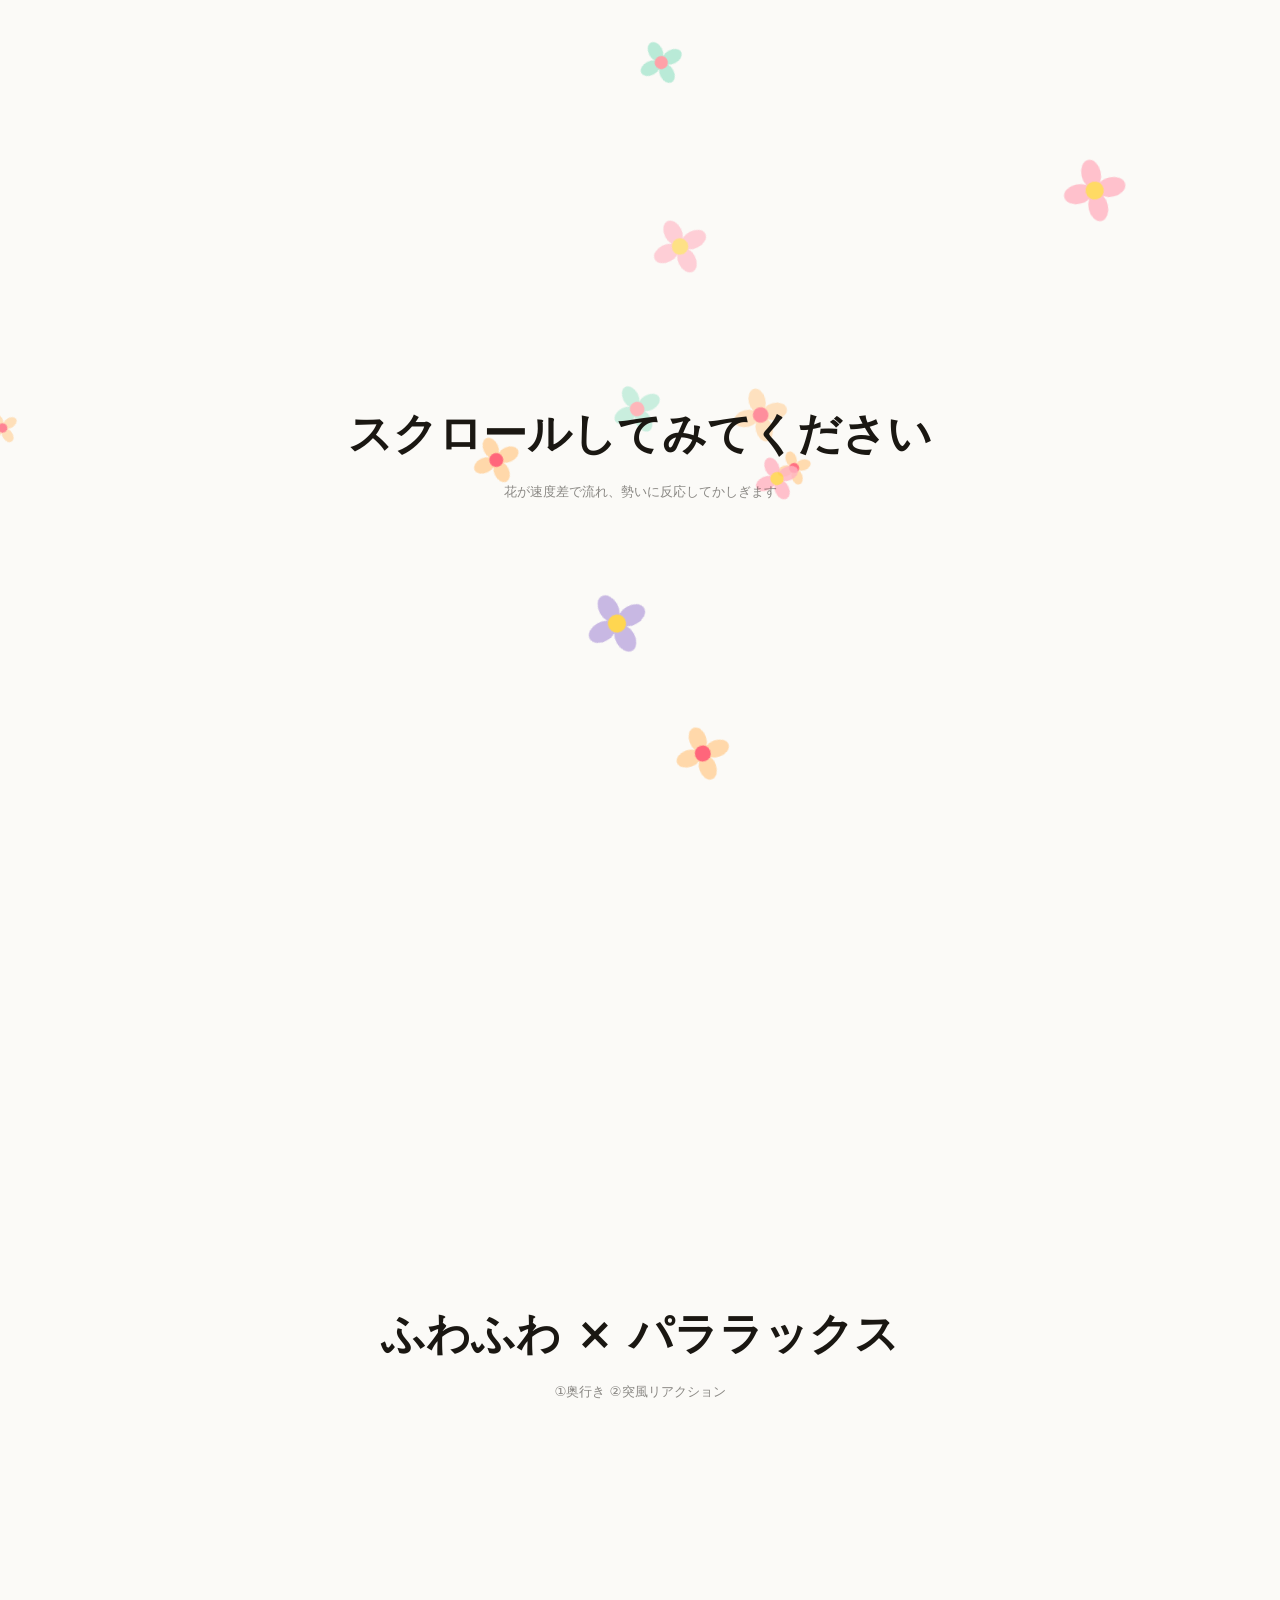
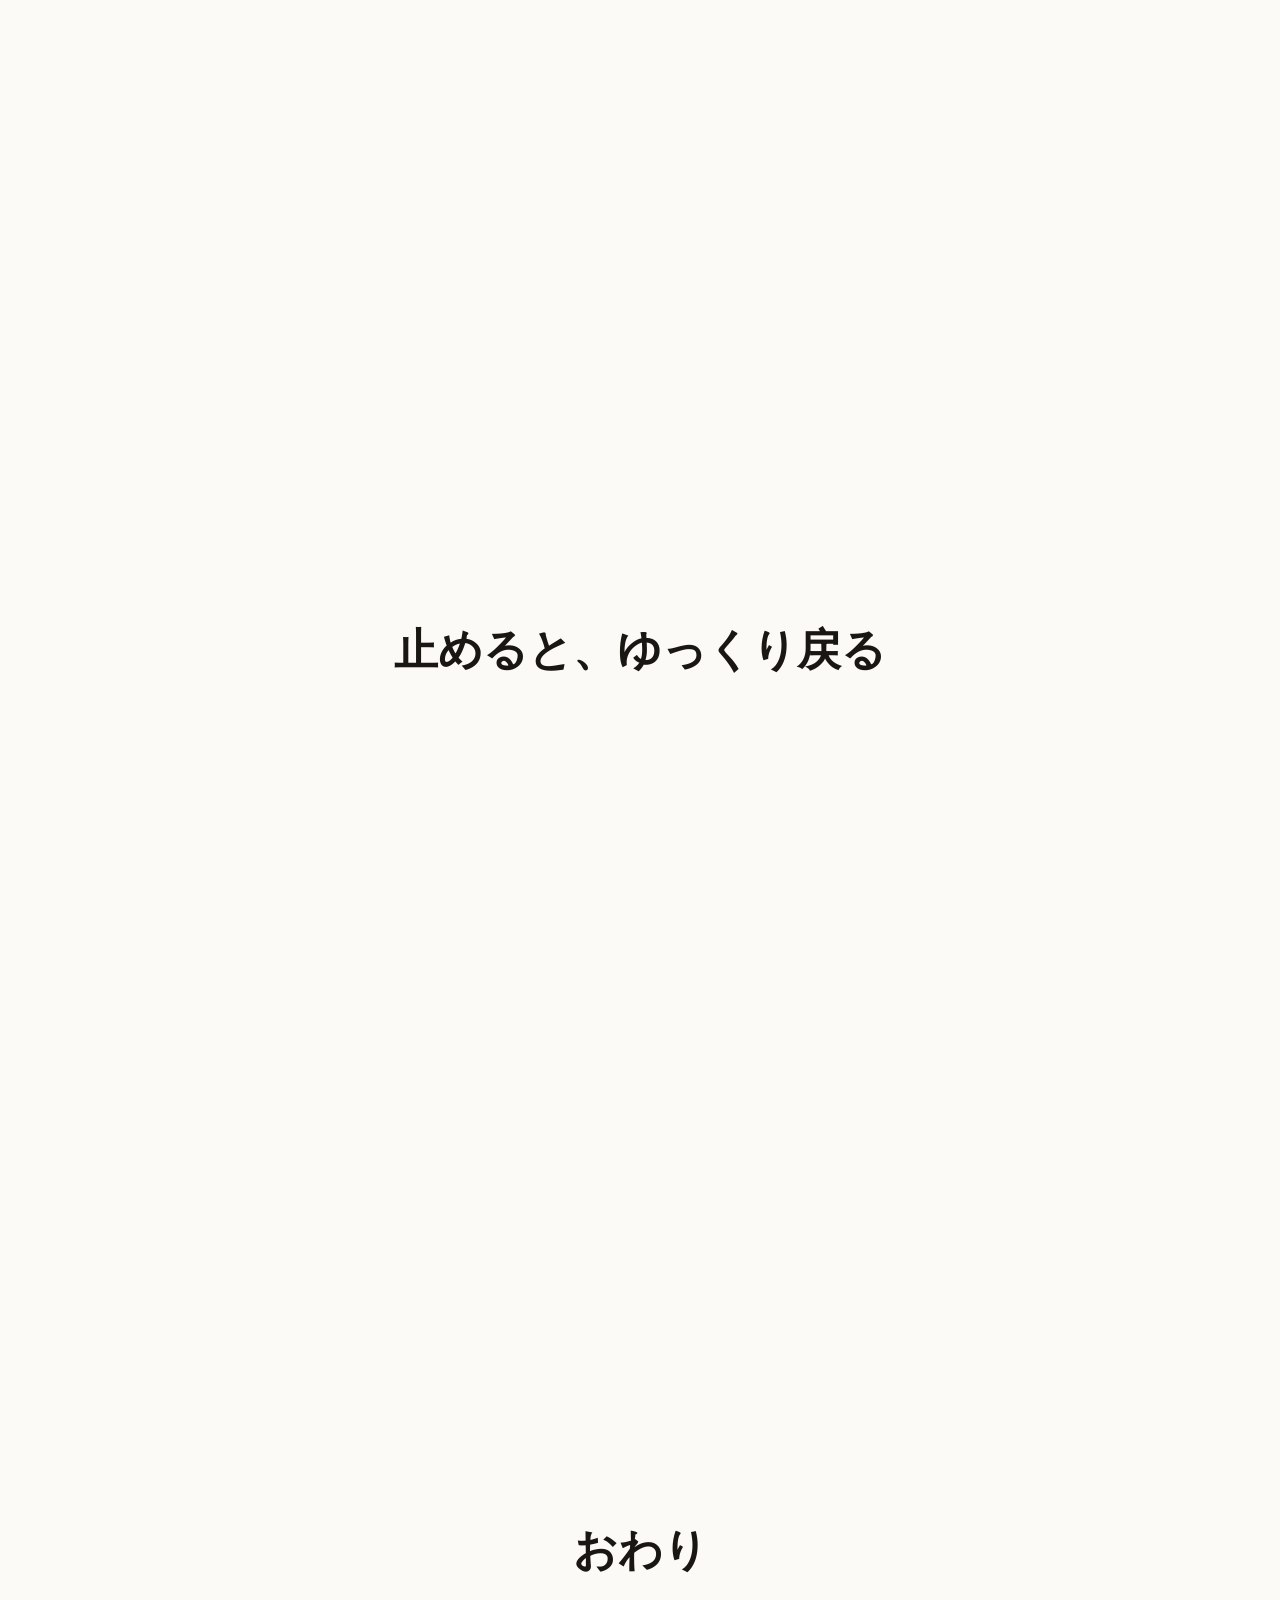
<file: about/flowers_scroll_demo.html>
<!DOCTYPE html>
<html lang="ja">
<head>
<meta charset="UTF-8">
<meta name="viewport" content="width=device-width, initial-scale=1.0">
<title>ふわふわ漂う花 + スクロール連動 demo</title>
<style>
  :root{ --bg:#FBFAF7; --ink:#1a1712; }
  @media (prefers-color-scheme: dark){ :root{ --bg:#141210; --ink:#f4efe6; } }
  *{ margin:0; box-sizing:border-box; }
  body{ background:var(--bg); color:var(--ink);
        font-family:"Zen Maru Gothic",system-ui,sans-serif; }

  .flower-field{ position:fixed; inset:0; z-index:0; pointer-events:none; overflow:hidden; }

  /* ▼ 3層構造：役割を分けて transform を衝突させない ▼
     .parallax … スクロール連動（JSが毎フレームtransformを更新）
     .drift    … アイドルの横揺れ（CSSアニメ）
     .bob      … アイドルの上下＋回転（CSSアニメ・別周期） */
  .parallax{ position:absolute; will-change:transform; }
  .drift{
    will-change:transform;
    animation: swayX var(--dx,8s) ease-in-out infinite alternate;
    animation-delay: var(--delay,0s);
  }
  .bob{
    will-change:transform;
    animation: bobY var(--dy,6s) ease-in-out infinite alternate;
    animation-delay: var(--delay2,0s);
  }
  @keyframes swayX{ from{ transform:translateX(calc(var(--amp,20px)*-1)); }
                    to  { transform:translateX(var(--amp,20px)); } }
  @keyframes bobY { from{ transform:translateY(calc(var(--bobamp,16px)*-1)) rotate(var(--rot,-8deg)); }
                    to  { transform:translateY(var(--bobamp,16px)) rotate(var(--rot,8deg)); } }

  .flower{ display:block; width:var(--size,48px); height:auto; opacity:var(--op,.85); }

  @media (prefers-reduced-motion: reduce){
    .drift,.bob{ animation:none !important; }   /* JS側も後述で止める */
  }

  /* --- スクロール確認用のダミー本文 --- */
  .content{ position:relative; z-index:1; }
  .panel{ min-height:100vh; display:grid; place-items:center; text-align:center; padding:0 8vw; }
  .panel h2{ font-weight:900; font-size:clamp(22px,4.5vw,44px); line-height:1.6; }
  .panel small{ display:block; margin-top:1em; opacity:.5; font-weight:500; }
</style>
</head>
<body>

<div class="flower-field" id="field"></div>

<div class="content">
  <section class="panel"><div><h2>スクロールしてみてください</h2><small>花が速度差で流れ、勢いに反応してかしぎます</small></div></section>
  <section class="panel"><div><h2>ふわふわ × パララックス</h2><small>①奥行き ②突風リアクション</small></div></section>
  <section class="panel"><div><h2>止めると、ゆっくり戻る</h2></div></section>
  <section class="panel"><div><h2>おわり</h2></div></section>
</div>

<template id="tpl">
  <div class="parallax">
    <div class="drift">
      <div class="bob">
        <svg class="flower" viewBox="0 0 100 100" xmlns="http://www.w3.org/2000/svg">
          <g fill="var(--petal,#ffb3c1)">
            <ellipse cx="50" cy="24" rx="15" ry="22"/>
            <ellipse cx="50" cy="76" rx="15" ry="22"/>
            <ellipse cx="24" cy="50" rx="22" ry="15"/>
            <ellipse cx="76" cy="50" rx="22" ry="15"/>
          </g>
          <circle cx="50" cy="50" r="14" fill="var(--core,#ffd23f)"/>
        </svg>
      </div>
    </div>
  </div>
</template>

<script>
(function(){
  const reduce = matchMedia('(prefers-reduced-motion: reduce)').matches;
  const field  = document.getElementById('field');
  const tpl     = document.getElementById('tpl');
  const rand   = (a,b)=> a + Math.random()*(b-a);
  const pick   = arr => arr[Math.floor(Math.random()*arr.length)];
  const palettes = [['#ffb3c1','#ffd23f'],['#a8e6cf','#ff8b94'],['#ffd6a5','#ff5d73'],['#c3b1e1','#ffd23f']];

  const flowers = [];
  const COUNT = window.innerWidth < 640 ? 8 : 14;   // モバイルは減らす

  for(let i=0;i<COUNT;i++){
    const node  = tpl.content.cloneNode(true);
    const px    = node.querySelector('.parallax');
    const drift = node.querySelector('.drift');
    const bob   = node.querySelector('.bob');
    const fl    = node.querySelector('.flower');
    const [petal,core] = pick(palettes);

    px.style.left = rand(-2,98)+'vw';
    px.style.top  = rand(0,180)+'vh';                 // 画面より下にも置いてスクロールで入ってくる

    // アイドルの揺れ（横と上下で別周期）
    drift.style.setProperty('--dx',   rand(6,12).toFixed(2)+'s');
    drift.style.setProperty('--amp',  rand(12,40).toFixed(0)+'px');
    drift.style.setProperty('--delay',(-rand(0,8)).toFixed(2)+'s');
    bob.style.setProperty('--dy',     rand(4,9).toFixed(2)+'s');
    bob.style.setProperty('--bobamp', rand(10,28).toFixed(0)+'px');
    bob.style.setProperty('--rot',    rand(5,14).toFixed(0)+'deg');
    bob.style.setProperty('--delay2',(-rand(0,6)).toFixed(2)+'s');

    fl.style.setProperty('--size', rand(28,72).toFixed(0)+'px');
    fl.style.setProperty('--op',   rand(.55,.95).toFixed(2));
    fl.style.setProperty('--petal',petal);
    fl.style.setProperty('--core', core);

    field.appendChild(node);
    // スクロール連動用のパラメータを花ごとに持たせる
    flowers.push({
      el: px,
      speed: rand(-0.12, 0.42),   // ①パララックス速度（±で奥/手前・逆走）
      gust:  rand(0.4, 1.4)       // ②突風リアクションの効き
    });
  }

  if(reduce) return;              // 動きが苦手な人はスクロール演出も止める

  // --- rAFループ：スクロール量と「速度」を毎フレーム算出して transform に反映 ---
  let lastY = window.scrollY, smoothVel = 0;
  const clamp = (v,a,b)=> Math.max(a,Math.min(b,v));

  function frame(){
    const y = window.scrollY;
    const vel = y - lastY; lastY = y;
    smoothVel += (vel - smoothVel) * 0.12;        // 速度をなめらかに（止めると0へ戻る＝ゆっくり戻る動き）
    const v = clamp(smoothVel, -60, 60);

    for(const f of flowers){
      const ty  = y * f.speed;                    // ①パララックス
      const rot = v * f.gust * 0.5;               // ②速度→かしぎ
      const tx  = v * f.gust * 0.4;               // ②速度→横流れ
      f.el.style.transform = `translate3d(${tx}px, ${ty}px, 0) rotate(${rot}deg)`;
    }
    requestAnimationFrame(frame);
  }
  requestAnimationFrame(frame);
})();
</script>
</body>
</html>
</file>
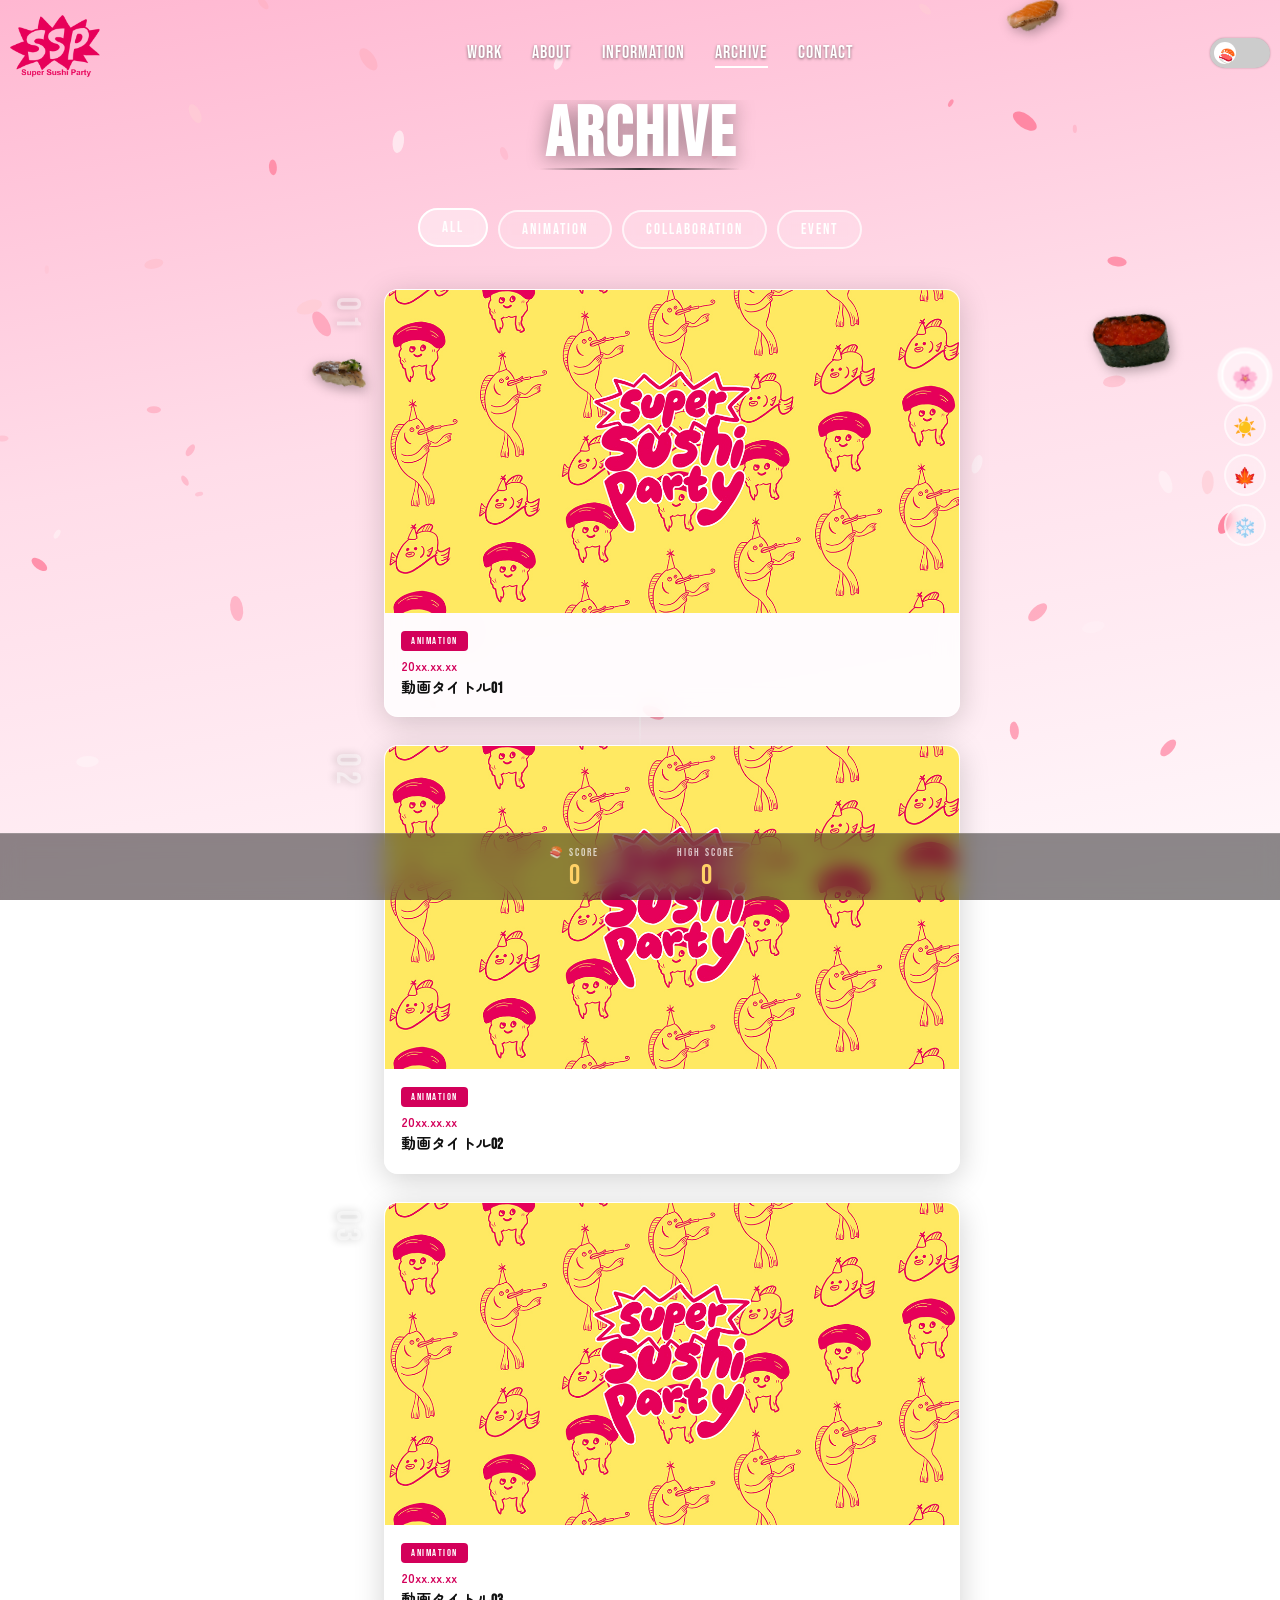
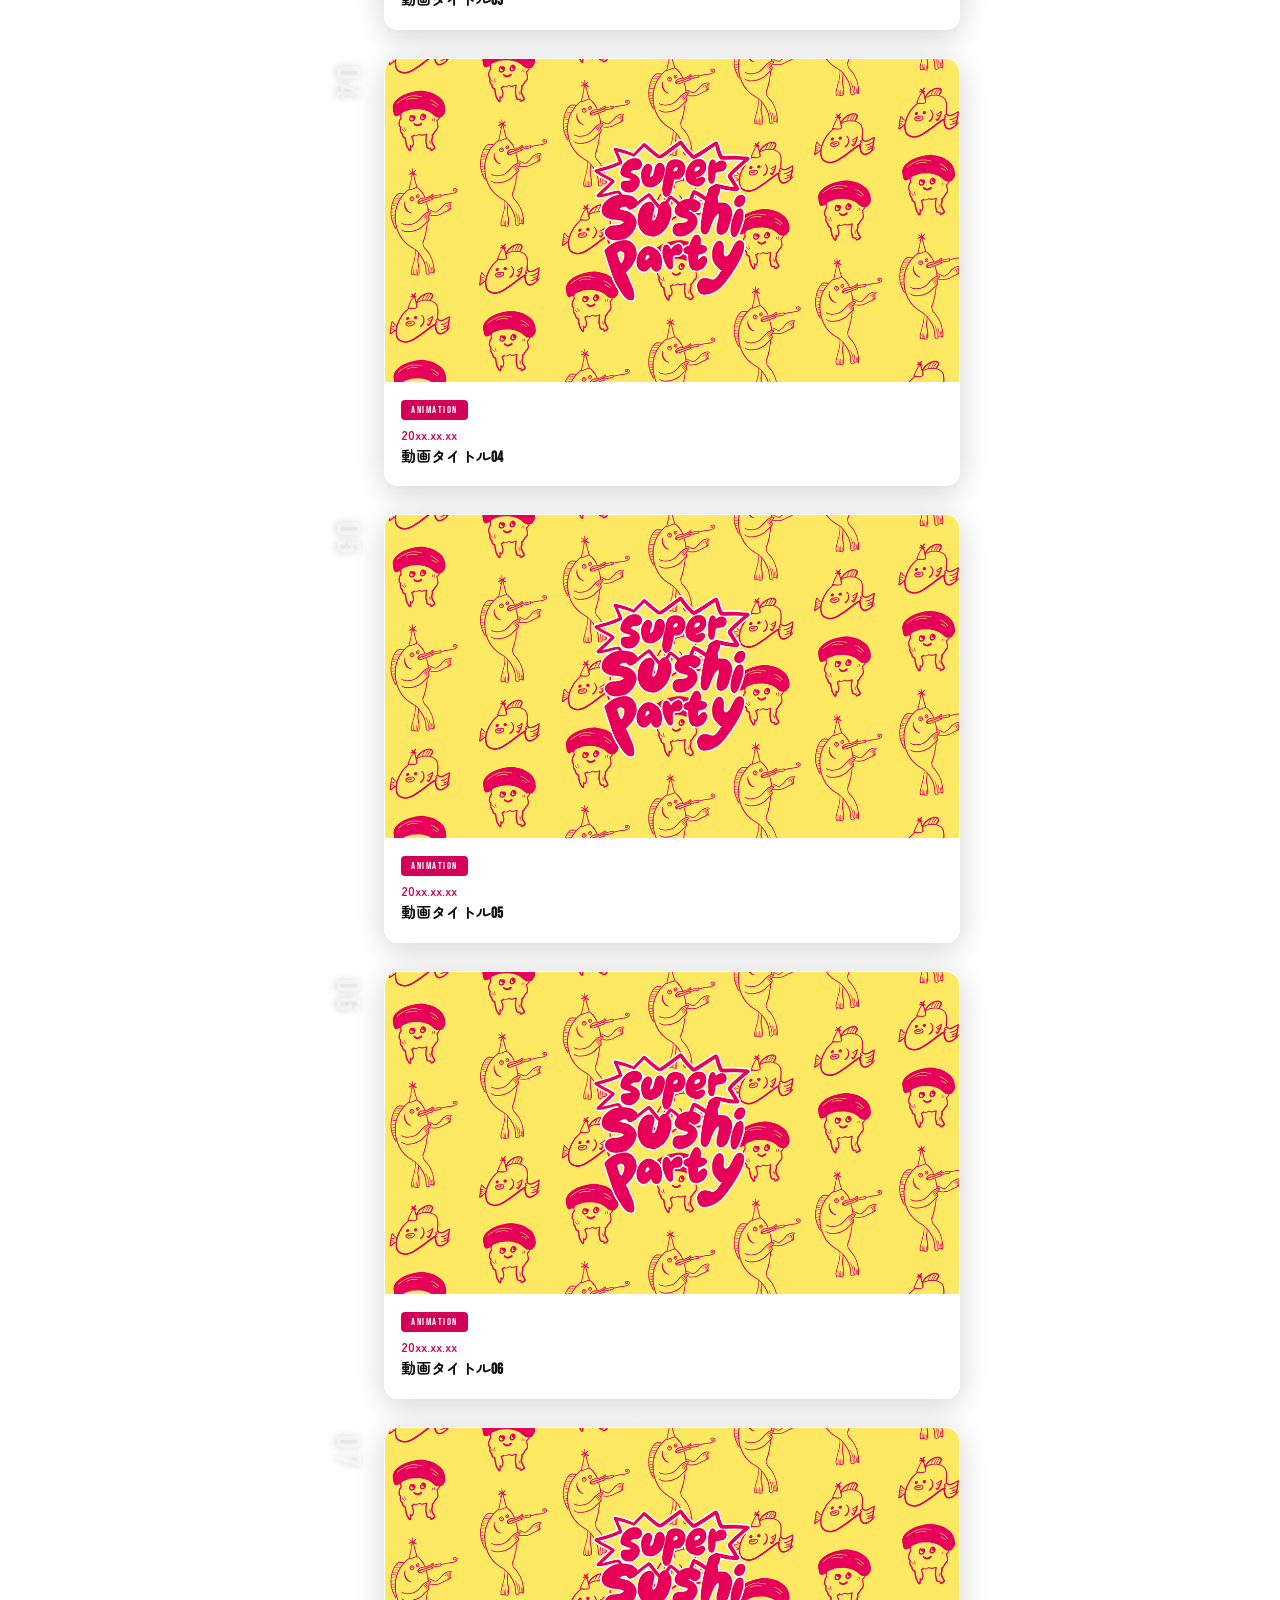
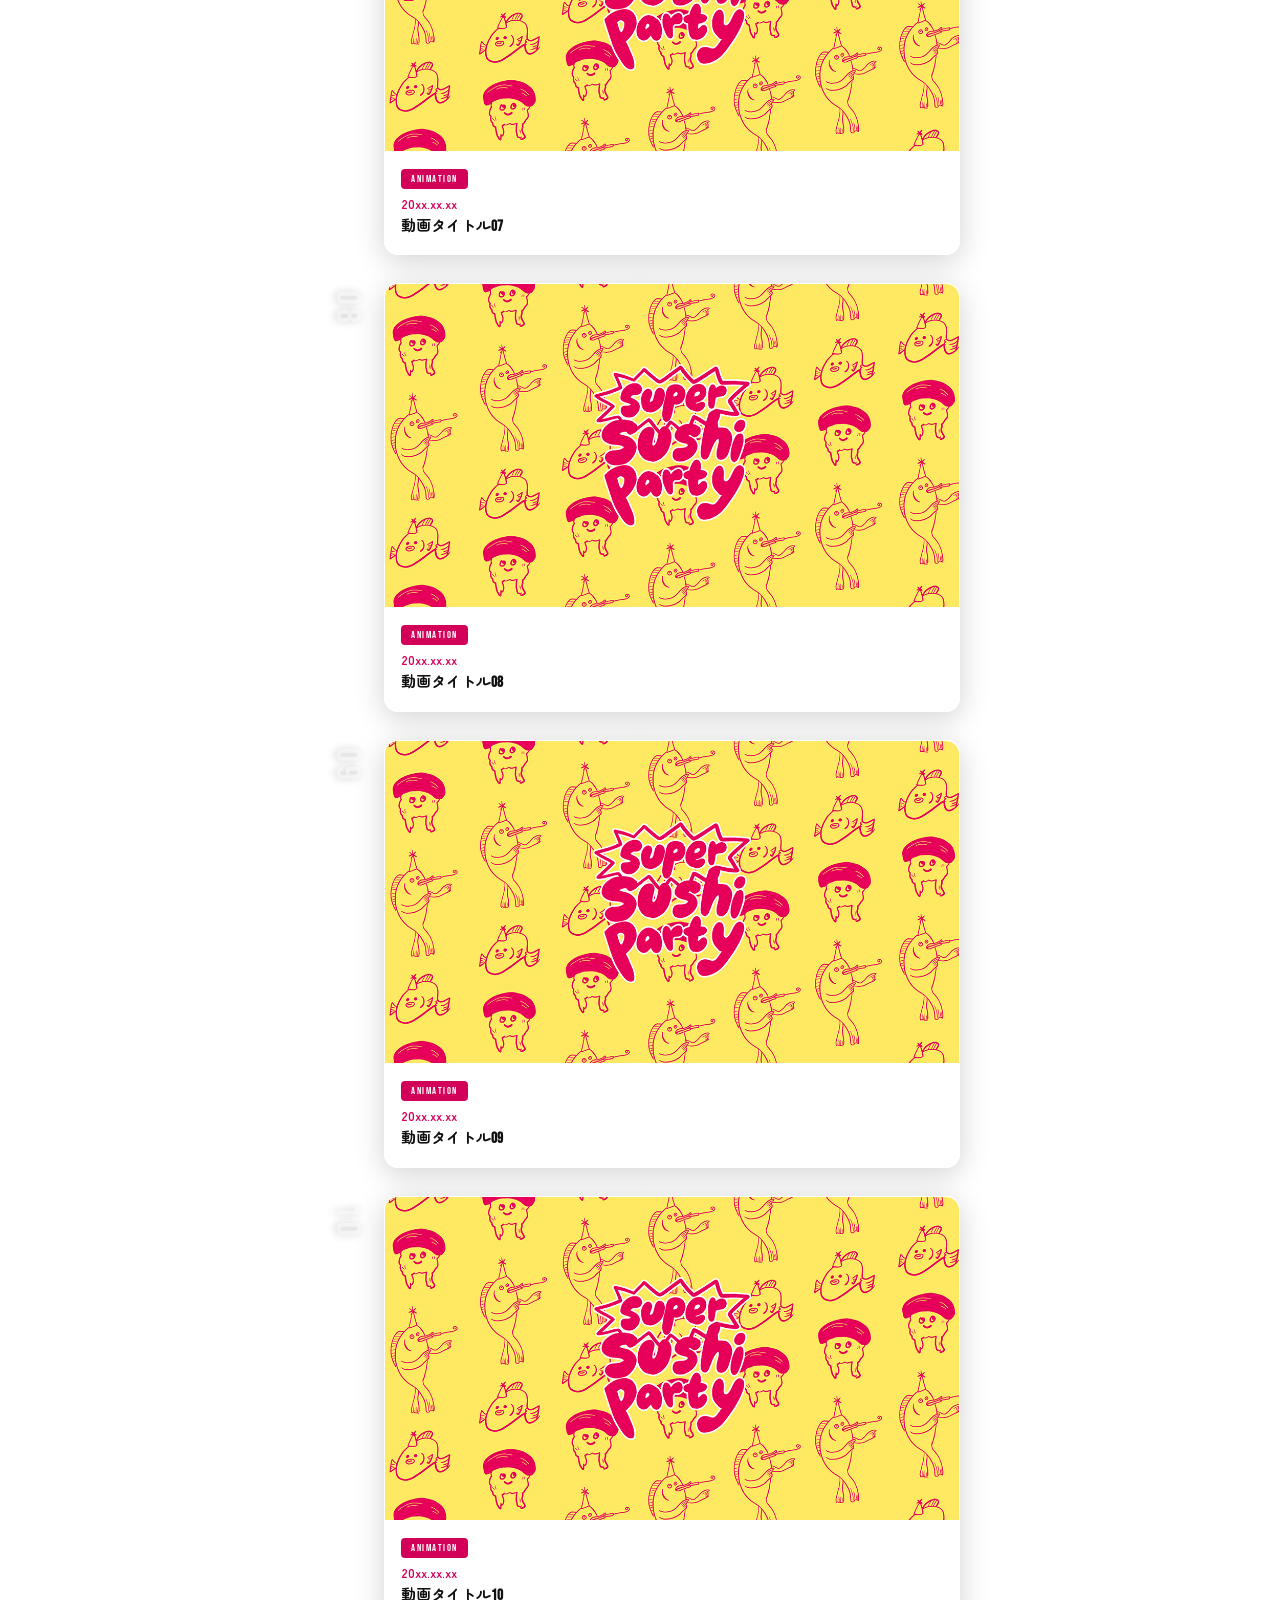
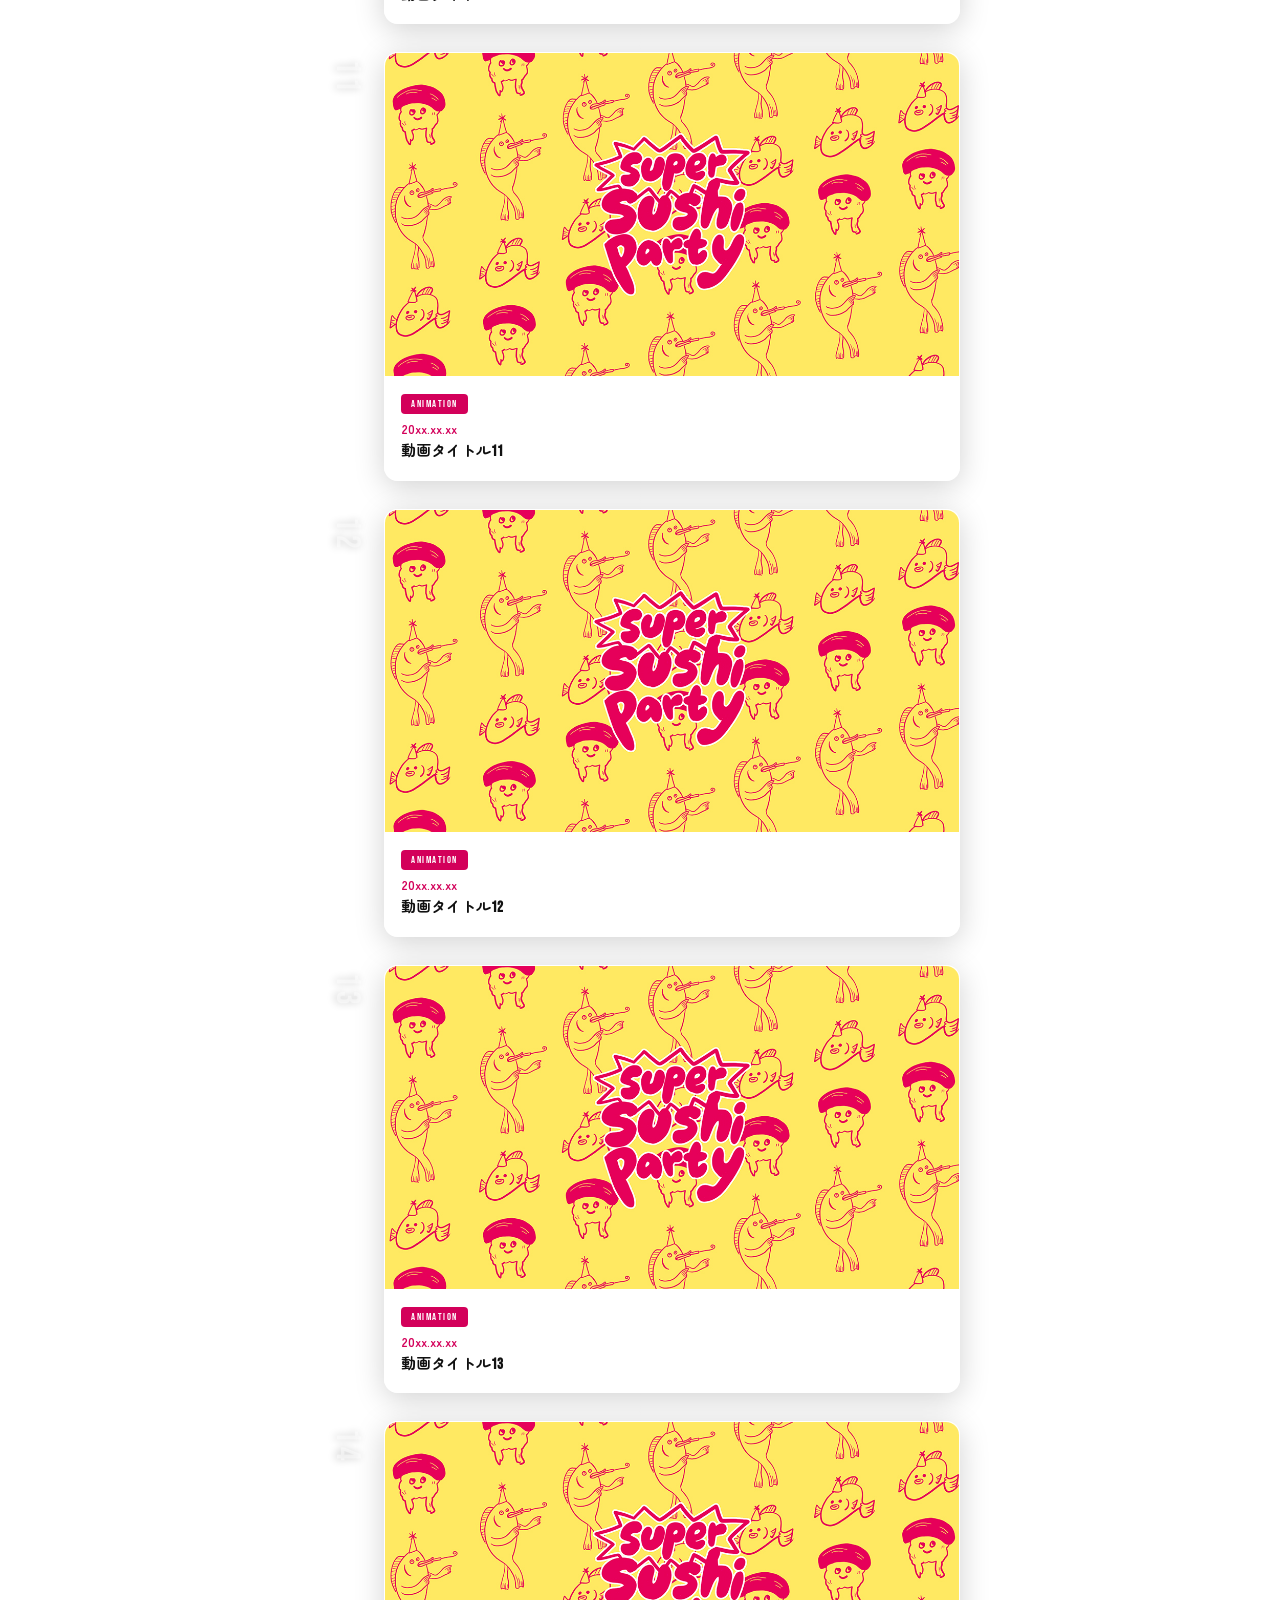
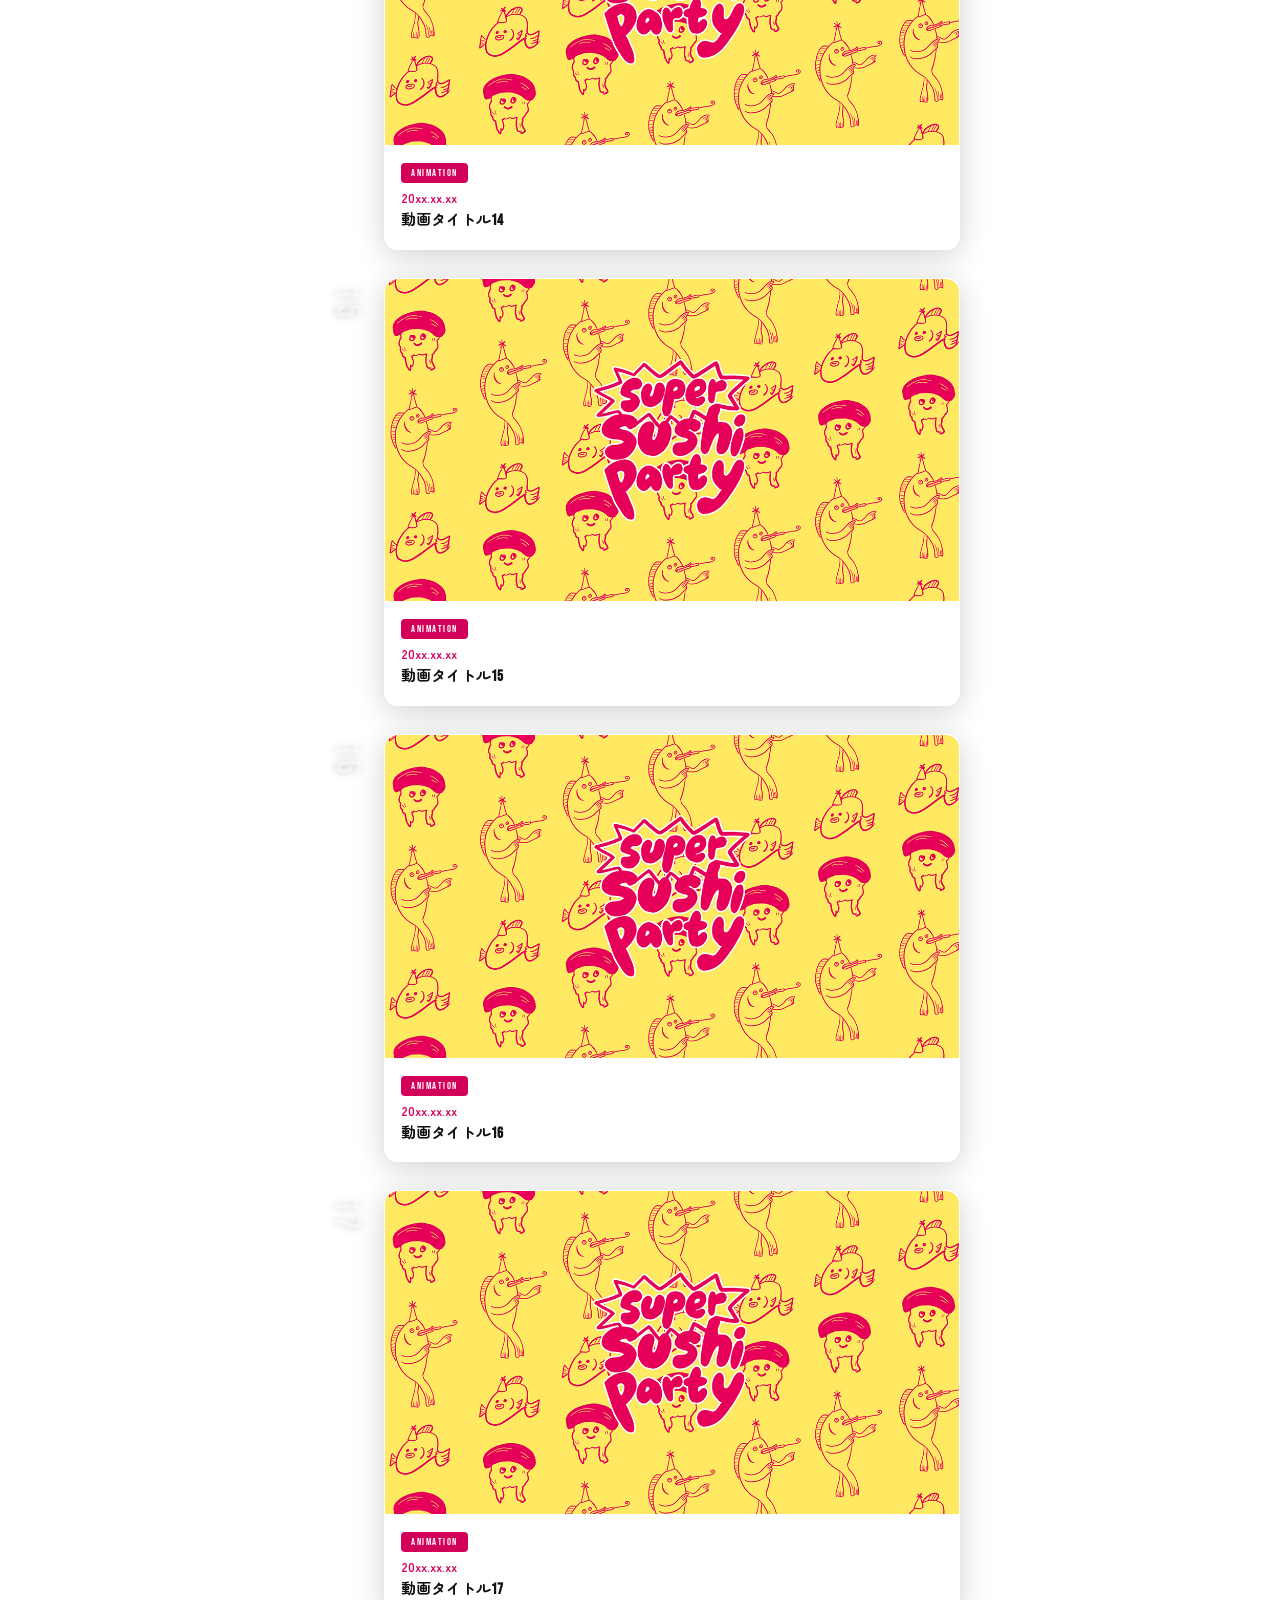
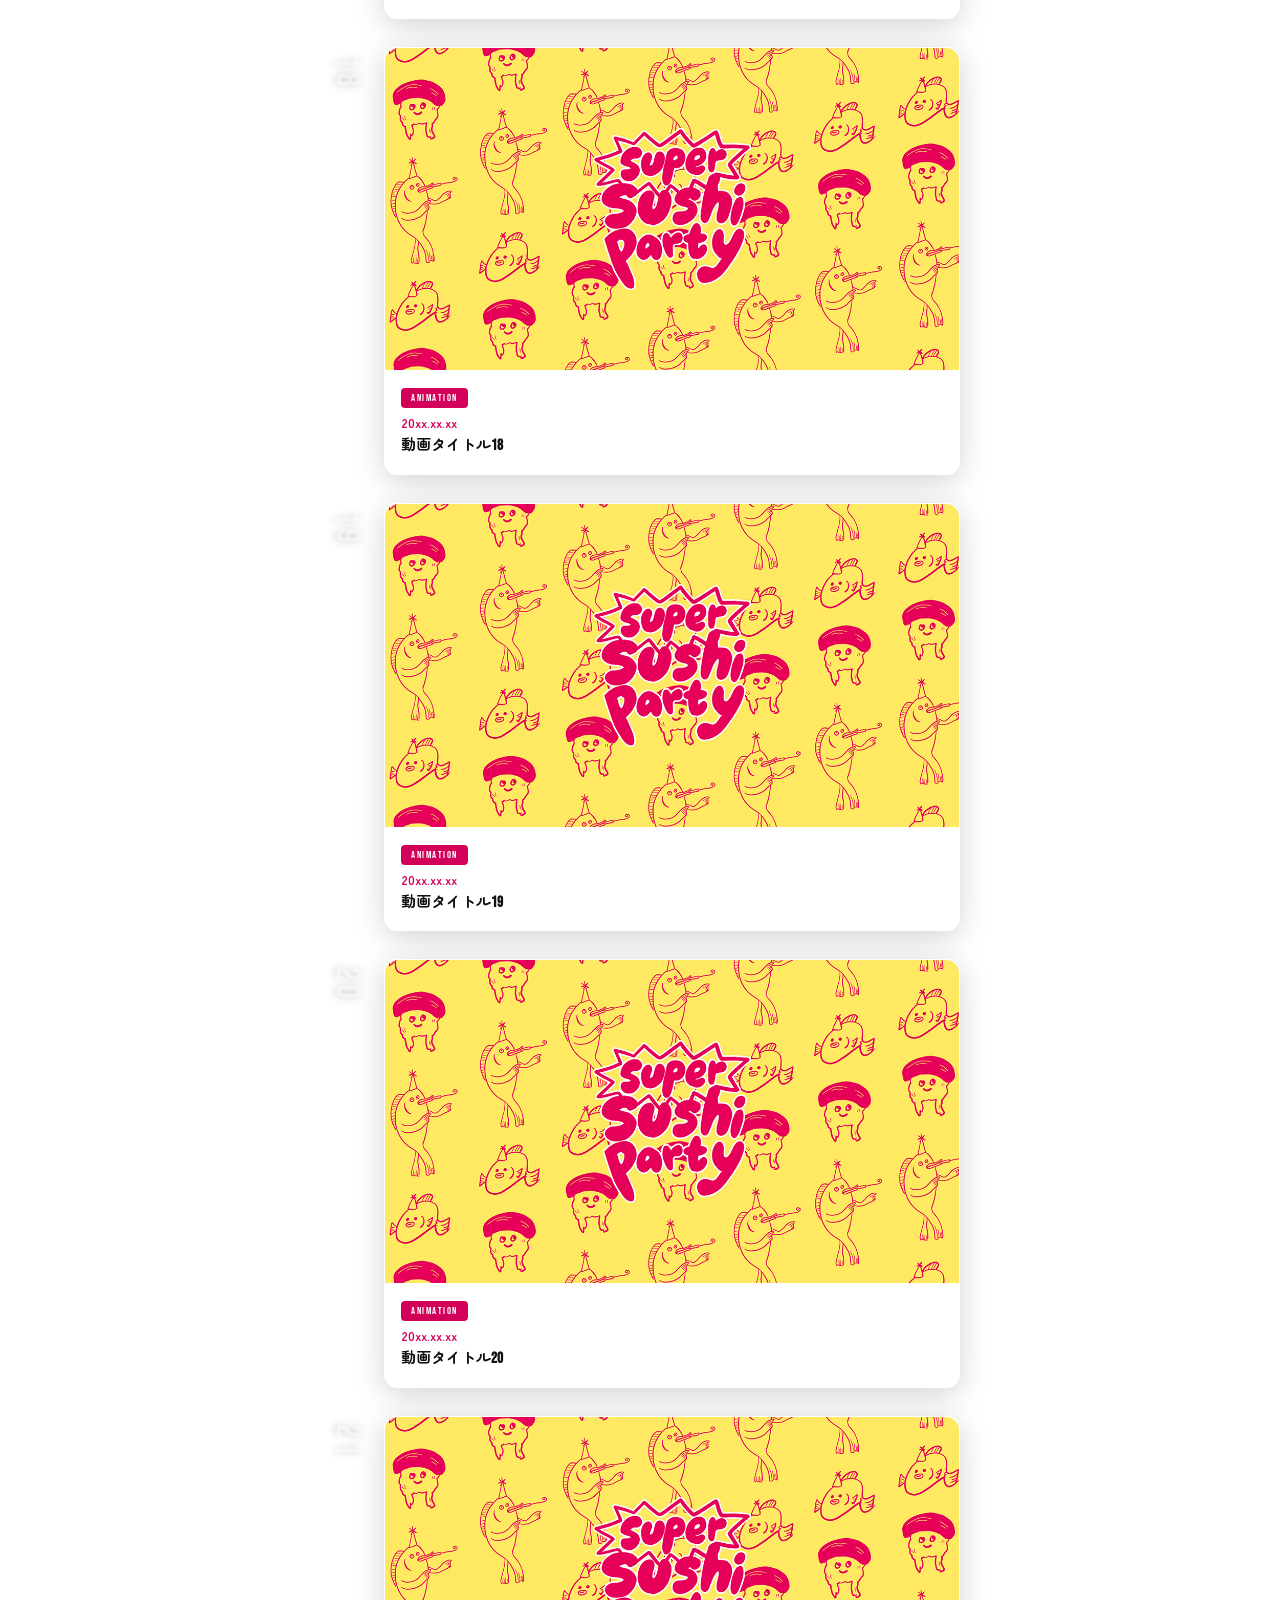
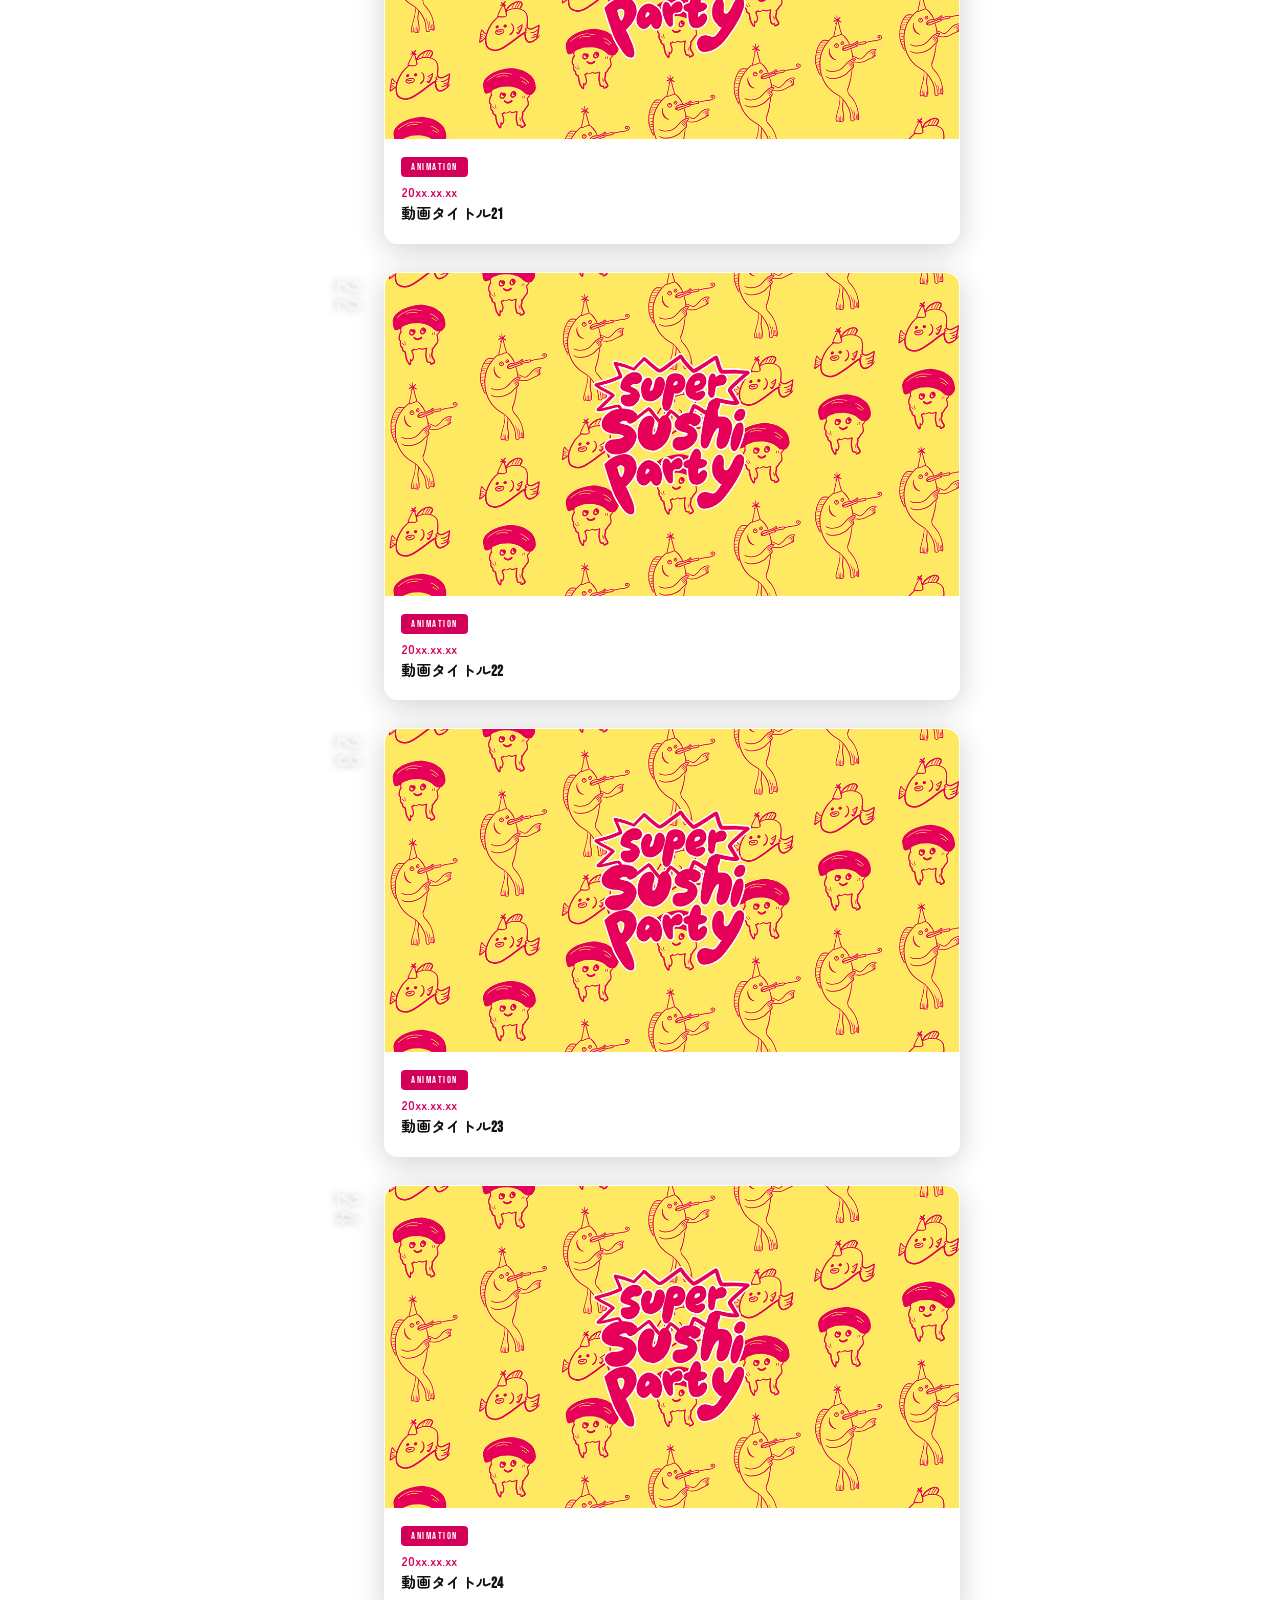
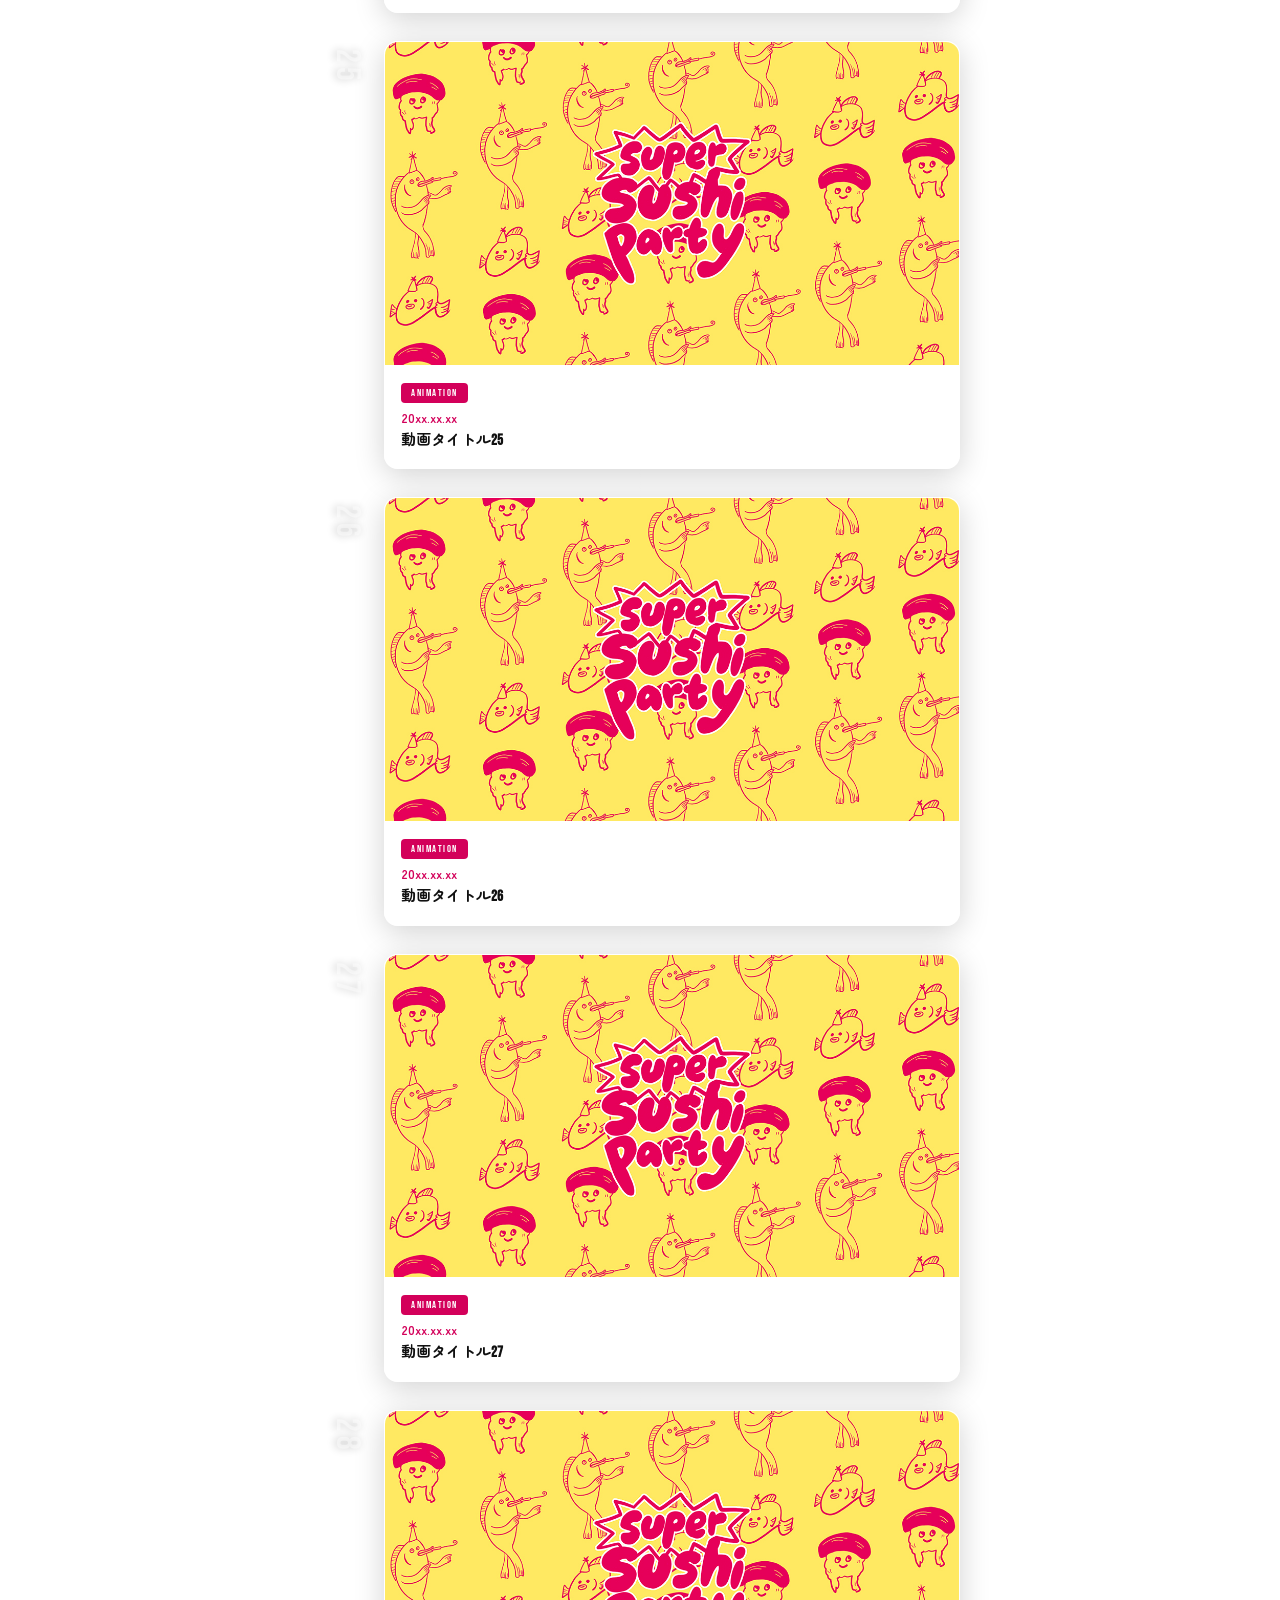
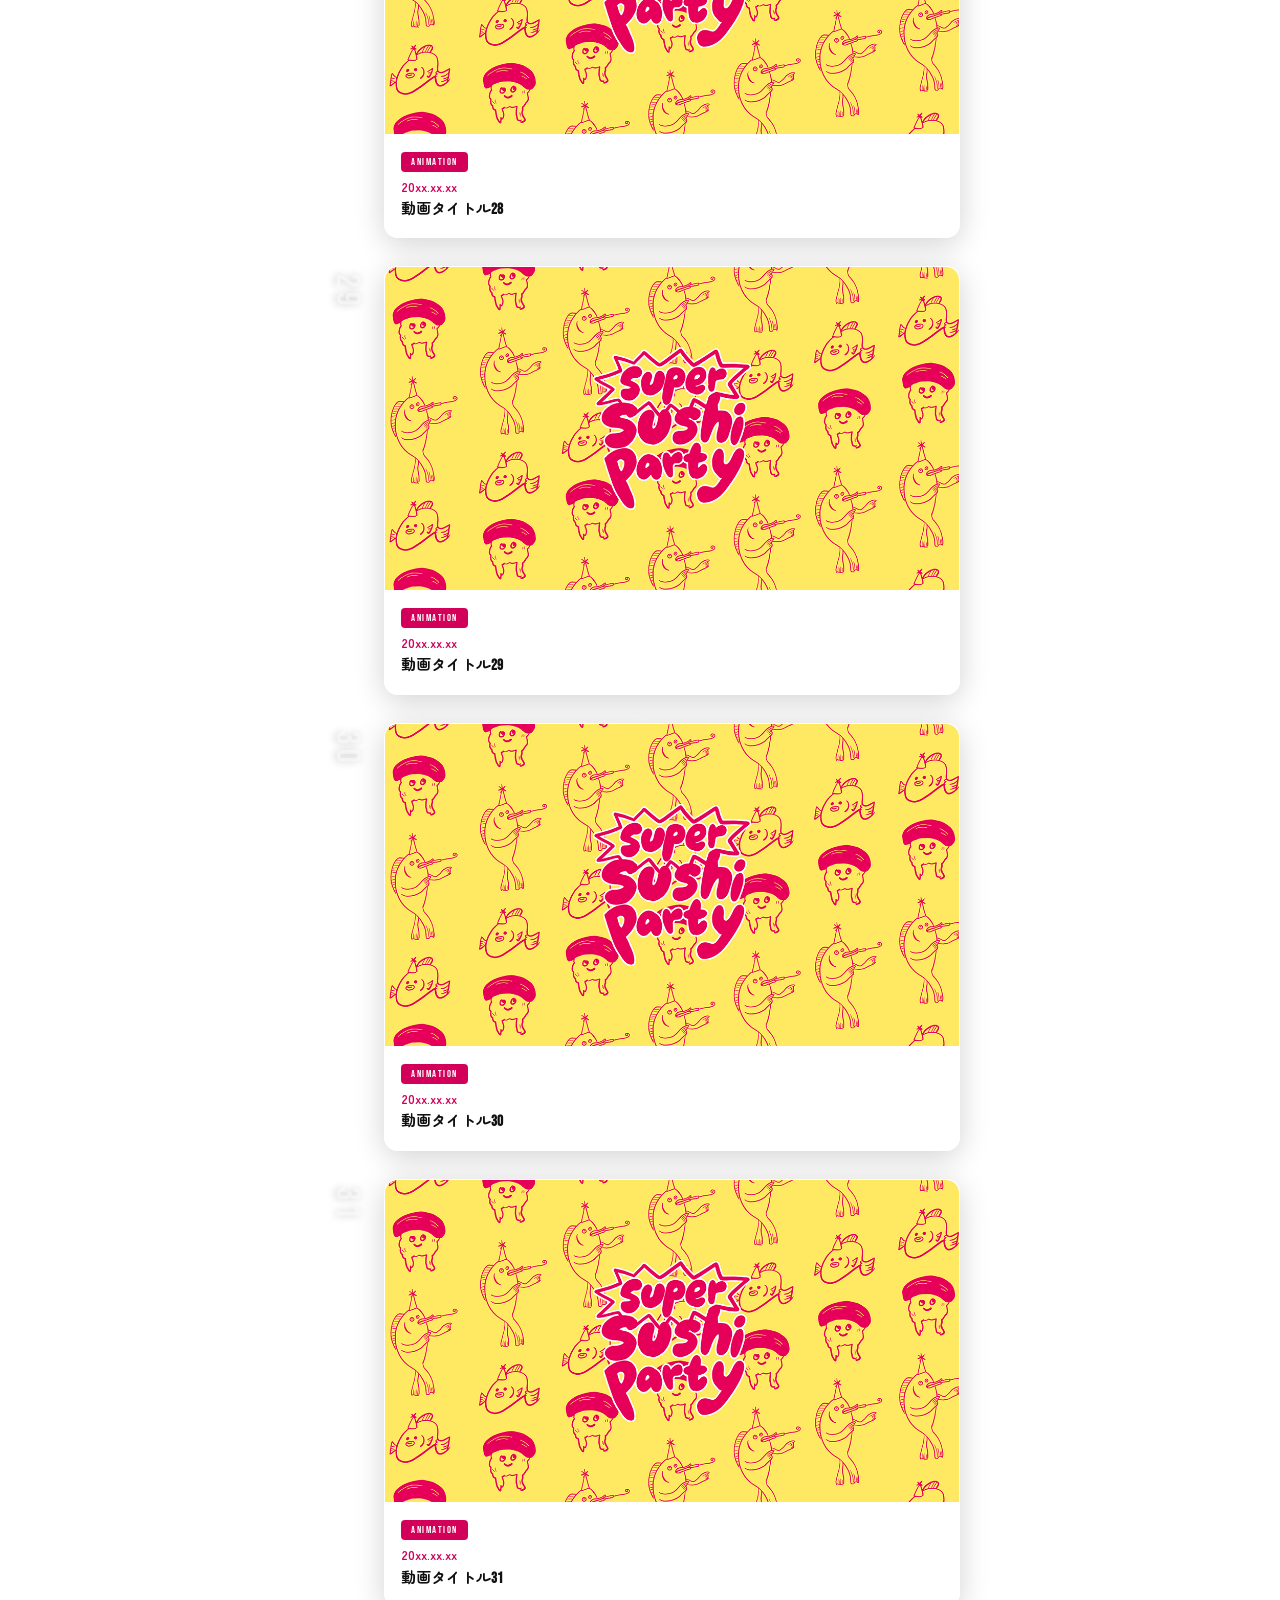
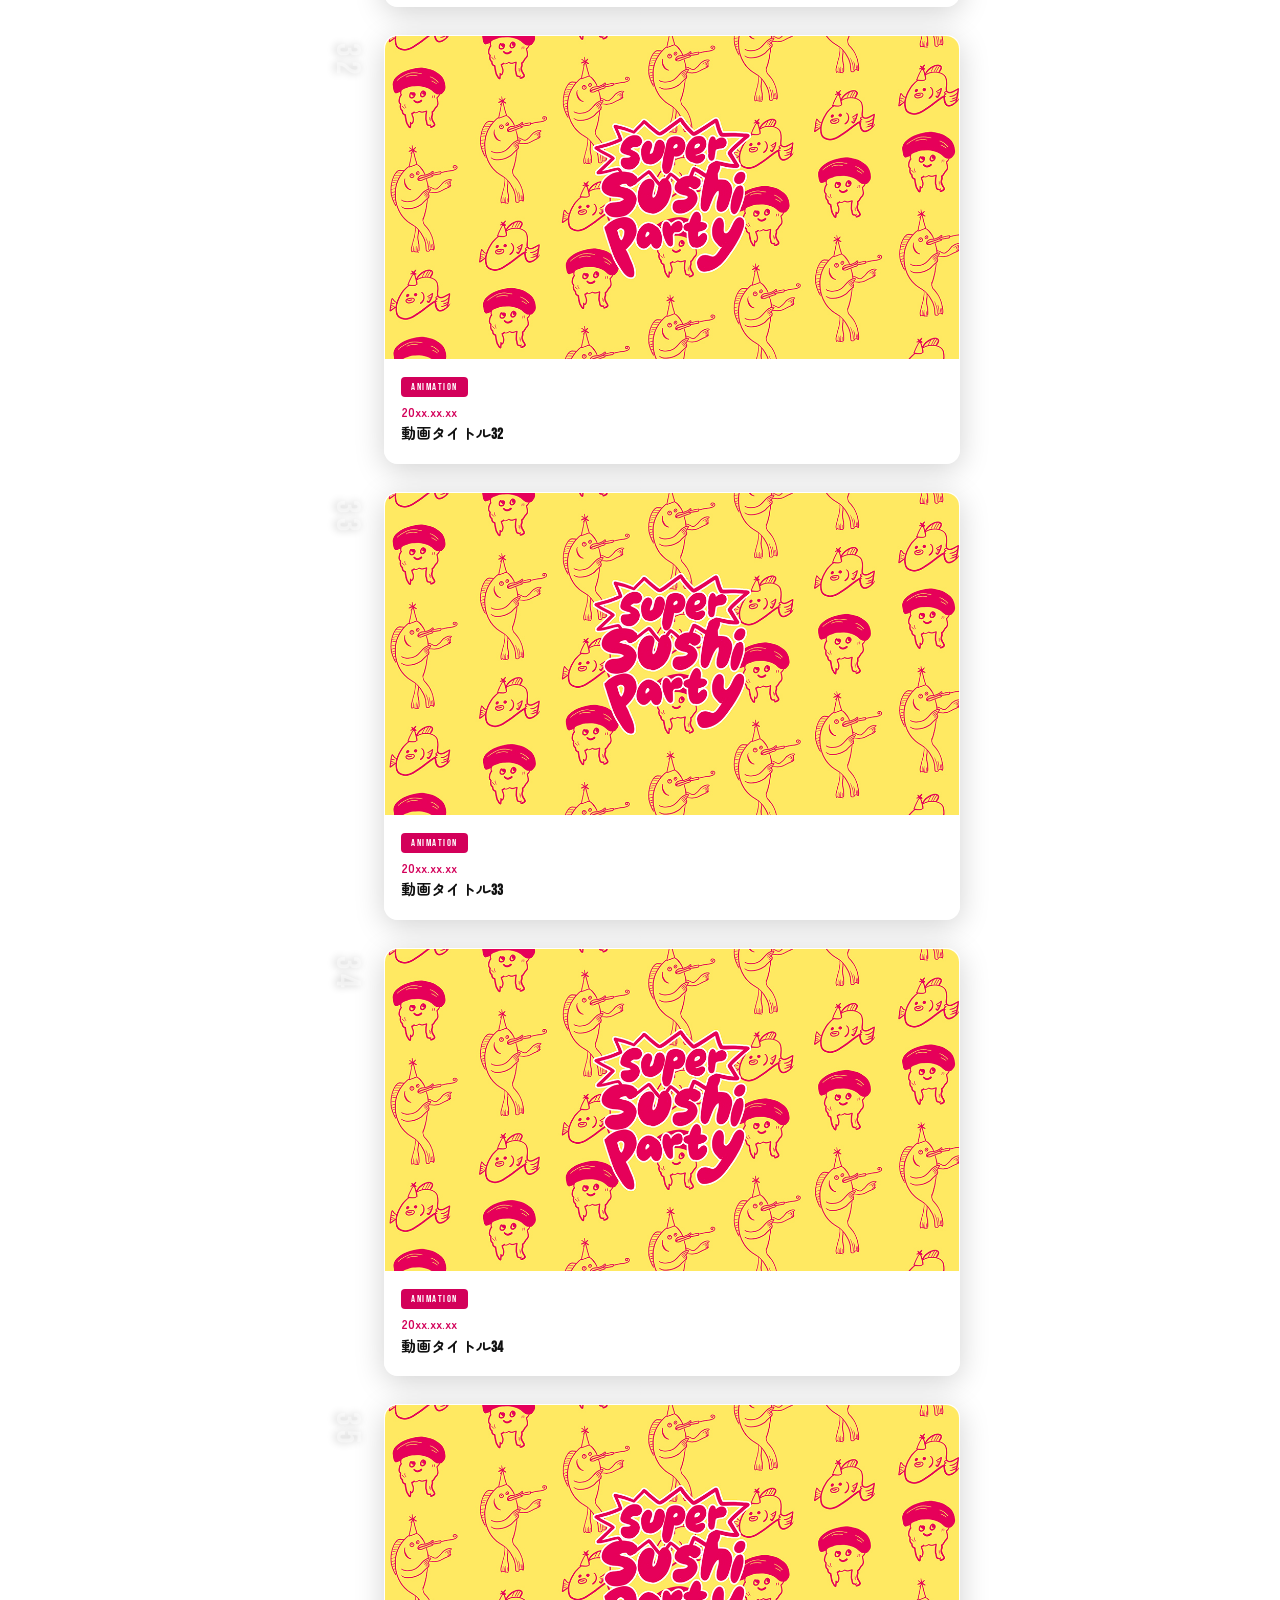
<file: bk/archive.html>
<!DOCTYPE html>
<html lang="ja">
<head>
<meta charset="UTF-8">
<meta name="viewport" content="width=device-width, initial-scale=1.0">
<title>Archive | Super Sushi Party（スーパースシパーティー）</title>
<link rel="preconnect" href="https://fonts.googleapis.com">
<link rel="preconnect" href="https://fonts.gstatic.com" crossorigin>
<link href="https://fonts.googleapis.com/css2?family=Bebas+Neue&display=swap" rel="stylesheet">
<link rel="stylesheet" href="../style.css?0406">
<link rel="shortcut icon" href="../favicon.ico">
<meta property="og:title" content="Archive | Super Sushi Party" />
<meta property="og:description" content="Super Sushi Partyの動画アーカイブページ" />
<meta property="og:url" content="https://super-sushi-party.com/archive.html" />
<meta property="og:type" content="website" />
<meta property="og:image" content="https://super-sushi-party.com/image/ogp_img_sushi.jpg" />
<meta property="og:site_name" content="Super Sushi Party Official Website" />
<meta property="og:locale" content="ja_JP" />
<meta name="twitter:card" content="summary_large_image">
<meta name="description" content="Super Sushi Partyの動画アーカイブページ" />
<script async src="https://www.googletagmanager.com/gtag/js?id=G-5S5HNEFHS9"></script>
<script>window.dataLayer=window.dataLayer||[];function gtag(){dataLayer.push(arguments);}gtag('js',new Date());gtag('config','G-5S5HNEFHS9');</script>

<style>
/* ====================================================
   ARCHIVE PAGE — TOWER × SEASON × SUSHI GAME
   ==================================================== */

/* --- 季節 背景 --- */
#seasonBg {
  position: fixed; inset: 0; z-index: -2;
  transition: background 2.5s ease;
}
#seasonBg.spring { background: linear-gradient(170deg,#ffb7d1 0%,#ffdde9 45%,#fff8fb 100%); }
#seasonBg.summer { background: linear-gradient(170deg,#0096c7 0%,#48cae4 50%,#ade8f4 100%); }
#seasonBg.autumn { background: linear-gradient(170deg,#c1121f 0%,#e85d04 40%,#f48c06 70%,#ffd166 100%); }
#seasonBg.winter { background: linear-gradient(170deg,#03045e 0%,#023e8a 40%,#1d6a9e 75%,#457b9d 100%); }

/* --- パーティクル キャンバス --- */
#seasonCanvas { position:fixed; inset:0; z-index:-1; pointer-events:none; }

/* --- 季節 切り替えボタン --- */
#seasonSwitcher {
  position:fixed; right:14px; top:50%; transform:translateY(-50%);
  display:flex; flex-direction:column; gap:8px; z-index:1001;
}
.season-btn {
  width:42px; height:42px; border:2px solid rgba(255,255,255,.6);
  background:rgba(255,255,255,.22); border-radius:50%; font-size:19px;
  cursor:pointer; backdrop-filter:blur(6px); transition:all .3s ease;
  display:flex; align-items:center; justify-content:center;
}
.season-btn:hover,.season-btn.active { background:rgba(255,255,255,.48); border-color:#fff; transform:scale(1.15); }
.season-btn.active { box-shadow:0 0 0 3px rgba(255,255,255,.7); }

/* --- スコア HUD --- */
#scoreHud {
  position:fixed; bottom:0; left:0; right:0; z-index:1002;
  display:flex; justify-content:center; padding:10px 20px;
  background:rgba(0,0,0,.45); backdrop-filter:blur(10px);
  border-top:1px solid rgba(255,255,255,.15); gap:36px; align-items:center;
  pointer-events:none;
}
.hud-block { display:flex; flex-direction:column; align-items:center; color:#fff; }
.hud-label { font-family:"Bebas Neue",sans-serif; font-size:11px; letter-spacing:2px; opacity:.7; }
.hud-value { font-family:"Bebas Neue",sans-serif; font-size:28px; line-height:1; color:#ffd166; min-width:60px; text-align:center; }
#comboDisplay { font-family:"Bebas Neue",sans-serif; font-size:14px; color:#ff6b6b; letter-spacing:2px; min-height:18px; }

/* --- ゲーム レイヤー --- */
#gameLayer { position:fixed; inset:0; z-index:999; pointer-events:none; overflow:hidden; }
.sushi-item { position:absolute; pointer-events:auto; cursor:pointer; user-select:none; will-change:top; }
.sushi-item img { width:100%; height:100%; object-fit:contain; filter:drop-shadow(2px 4px 6px rgba(0,0,0,.3)); pointer-events:none; }

/* スコアポップアップ */
.score-popup {
  position:fixed; font-family:"Bebas Neue",sans-serif; font-size:24px;
  color:#ffd166; text-shadow:0 2px 8px rgba(0,0,0,.4);
  pointer-events:none; z-index:1005; white-space:nowrap;
  animation:popupFloat .9s ease forwards;
}
.score-popup.rare { font-size:32px; color:#ff6b6b; }
@keyframes popupFloat {
  0%   { opacity:1; transform:translate(-50%,0) scale(1.2); }
  60%  { opacity:1; transform:translate(-50%,-50px) scale(1); }
  100% { opacity:0; transform:translate(-50%,-80px) scale(.8); }
}

/* --- ヘッダー上書き --- */
header { z-index:1003; }

/* --- タワーレイアウト --- */
.archive-hero { padding:100px 0 40px; text-align:center; }
.archive-hero .parallax-container { height:auto; margin-bottom:0; }
.archive-hero .parallax-title { color:#fff; text-shadow:0 4px 20px rgba(0,0,0,.4); }

.archive-filter-wrap { display:flex; justify-content:center; padding:0 20px 40px; }
.archive-filter { display:flex; gap:10px; flex-wrap:wrap; justify-content:center; }
.filter-btn {
  padding:8px 22px; border:2px solid rgba(255,255,255,.7);
  background:rgba(255,255,255,.15); color:#fff;
  font-family:"Bebas Neue",sans-serif; font-size:15px; letter-spacing:2px;
  border-radius:30px; cursor:pointer; backdrop-filter:blur(6px); transition:all .3s;
}
.filter-btn:hover,.filter-btn.active { background:rgba(255,255,255,.4); border-color:#fff; transform:translateY(-2px); }

.tower-section { padding:0 20px 120px; }
.tower-wrap { max-width:640px; margin:0 auto; display:flex; flex-direction:column; }

.tower-connector { width:2px; height:28px; background:linear-gradient(180deg,rgba(255,255,255,.5),rgba(255,255,255,.1)); margin:0 auto; }

.tower-card { display:flex; align-items:flex-start; gap:10px; }
.tower-floor {
  writing-mode:vertical-lr; font-family:"Bebas Neue",sans-serif; font-size:34px;
  color:rgba(255,255,255,.45); min-width:34px; text-align:center;
  padding-top:8px; flex-shrink:0; letter-spacing:4px;
  text-shadow:0 2px 8px rgba(0,0,0,.2);
}
.tower-card-inner {
  flex:1; background:rgba(255,255,255,.82); backdrop-filter:blur(12px);
  -webkit-backdrop-filter:blur(12px); border-radius:14px; overflow:hidden;
  cursor:pointer; box-shadow:0 6px 30px rgba(0,0,0,.18);
  transition:transform .3s,box-shadow .3s;
  border:1px solid rgba(255,255,255,.6);
}
.dark-mode .tower-card-inner { background:rgba(20,20,20,.82); border-color:rgba(255,255,255,.1); }
.tower-card-inner:hover { transform:translateY(-4px) scale(1.01); box-shadow:0 14px 40px rgba(0,0,0,.25); }

.archive-thumbnail { position:relative; width:100%; aspect-ratio:16/9; overflow:hidden; background:#111; }
.archive-thumbnail img { width:100%; height:100%; object-fit:cover; display:block; transition:transform .4s,opacity .3s; }
.tower-card-inner:hover .archive-thumbnail img { transform:scale(1.05); opacity:.75; }
.archive-play-btn {
  position:absolute; top:50%; left:50%; transform:translate(-50%,-50%) scale(.7);
  width:56px; height:56px; background:rgba(211,0,90,.9); border-radius:50%;
  display:flex; align-items:center; justify-content:center;
  opacity:0; transition:opacity .3s,transform .3s;
}
.tower-card-inner:hover .archive-play-btn { opacity:1; transform:translate(-50%,-50%) scale(1); }

.archive-text { padding:12px 16px 16px; }
.archive-tag { display:inline-block; padding:2px 10px; background:#d3005a; color:#fff; font-size:10px; font-family:"Bebas Neue",sans-serif; letter-spacing:1.5px; border-radius:4px; margin-bottom:5px; }
.tag-collaboration { background:#5a00d3; }
.tag-event         { background:#d37800; }
.archive-date  { font-size:12px; color:#d3005a; font-weight:600; margin-bottom:3px; }
.archive-title { font-size:15px; font-weight:bold; color:#111; line-height:1.5; }
.dark-mode .archive-title { color:#fff; }

/* --- YouTube モーダル --- */
.video-modal-content {
  background:rgba(10,10,10,.96); margin:3% auto; padding:0;
  border-radius:12px; width:90%; max-width:900px;
  box-shadow:0 10px 60px rgba(0,0,0,.6);
  animation:slideDown .3s ease; position:relative; overflow:hidden;
}
.video-modal-body { padding:0; }
.video-embed-wrap { position:relative; width:100%; aspect-ratio:16/9; background:#000; }
.video-embed-wrap iframe { position:absolute; inset:0; width:100%; height:100%; }
.video-modal-info { padding:18px 22px 22px; }
.video-modal-title { font-size:20px; font-weight:bold; color:#fff; margin-top:10px; line-height:1.4; }
.video-modal-content .modal-close { color:#fff; }

/* --- レスポンシブ --- */
@media(max-width:768px){
  #seasonSwitcher { right:6px; }
  .season-btn { width:36px; height:36px; font-size:17px; }
  .tower-floor { font-size:24px; min-width:26px; }
  .hud-value { font-size:22px; }
  .tower-section { padding:0 10px 120px; }
}
@media(max-width:480px){
  #seasonSwitcher { display:none; }
  .tower-floor { display:none; }
  .filter-btn { padding:6px 14px; font-size:13px; }
}
</style>
</head>

<body>
<!-- 季節 背景 -->
<div id="seasonBg" class="spring"></div>
<canvas id="seasonCanvas"></canvas>

<!-- 季節 切り替え -->
<div id="seasonSwitcher">
  <button class="season-btn active" data-season="spring"  title="春">🌸</button>
  <button class="season-btn"        data-season="summer"  title="夏">☀️</button>
  <button class="season-btn"        data-season="autumn"  title="秋">🍁</button>
  <button class="season-btn"        data-season="winter"  title="冬">❄️</button>
</div>

<!-- スコア HUD -->
<div id="scoreHud">
  <div class="hud-block">
    <span class="hud-label">🍣 SCORE</span>
    <span class="hud-value" id="scoreValue">0</span>
  </div>
  <div class="hud-block">
    <span id="comboDisplay"></span>
  </div>
  <div class="hud-block">
    <span class="hud-label">HIGH SCORE</span>
    <span class="hud-value" id="highScoreValue">0</span>
  </div>
</div>

<!-- ゲーム レイヤー -->
<div id="gameLayer"></div>

<!-- ヘッダー -->
<header>
  <a href="./index.html" class="logo"><img src="../image/logo.png" width="90px"></a>
  <nav><ul>
    <li><a href="./index.html#WORK">WORK</a></li>
    <li><a href="./index.html#ABOUT">ABOUT</a></li>
    <li><a href="./information.html">INFORMATION</a></li>
    <li><a href="./archive.html" class="active">ARCHIVE</a></li>
    <li><a href="./index.html#CONTACT">CONTACT</a></li>
  </ul></nav>
  <div class="header-right">
    <label class="dark-mode-toggle"><input type="checkbox" id="darkModeToggle"><span class="dark-mode-slider"></span></label>
    <button class="mobile-menu-btn" id="mobileMenuOpen">☰</button>
  </div>
</header>

<!-- モバイルメニュー -->
<div class="mobile-menu" id="mobileMenu">
  <div class="mobile-menu-header"><button class="close-menu" id="mobileMenuClose">✕</button></div>
  <ul>
    <li><a href="./index.html#WORK">WORK</a></li>
    <li><a href="./index.html#ABOUT">ABOUT</a></li>
    <li><a href="./information.html">INFORMATION</a></li>
    <li><a href="./archive.html">ARCHIVE</a></li>
    <li><a href="./index.html#CONTACT">CONTACT</a></li>
  </ul>
  <div class="mobile-menu-footer"><label class="dark-mode-toggle"><input type="checkbox" id="darkModeToggleMobile"><span class="dark-mode-slider"></span></label></div>
</div>

<!-- ヒーロー -->
<section class="archive-hero">
  <div class="parallax-container"><h1 class="parallax-title">ARCHIVE</h1></div>
</section>

<!-- フィルター -->
<div class="archive-filter-wrap">
  <div class="archive-filter">
    <button class="filter-btn active" data-filter="all">ALL</button>
    <button class="filter-btn" data-filter="animation">ANIMATION</button>
    <button class="filter-btn" data-filter="collaboration">COLLABORATION</button>
    <button class="filter-btn" data-filter="event">EVENT</button>
  </div>
</div>

<!-- タワー カード（40本分） -->
<!-- ============================================================
  ▼ YouTube ID の差し替え方
    data-video-id="XXXXXXXXXX"  ← YouTubeのURLにある11文字のID
    <img src="https://img.youtube.com/vi/XXXXXXXXXX/maxresdefault.jpg">
    ↑ 上の XXXXXXXXXX も同じIDに変更
  ▼ カテゴリ: animation / collaboration / event
  ▼ タグクラス: なし=ANIMATION / tag-collaboration / tag-event
============================================================ -->
<section class="tower-section">
<div class="tower-wrap" id="towerWrap">

<!-- SVGショートカット（インラインで使用） -->
<!-- play: <svg viewBox="0 0 24 24" fill="white" width="28" height="28"><path d="M8 5v14l11-7z"/></svg> -->

<div class="tower-card" data-category="animation" data-video-id="YOUTUBE_ID_01">
  <span class="tower-floor">01</span>
  <div class="tower-card-inner">
    <div class="archive-thumbnail">
      <img src="https://img.youtube.com/vi/YOUTUBE_ID_01/maxresdefault.jpg" alt="動画01" onerror="this.src='../image/ogp_img_sushi.jpg'">
      <div class="archive-play-btn"><svg viewBox="0 0 24 24" fill="white" width="28" height="28"><path d="M8 5v14l11-7z"/></svg></div>
    </div>
    <div class="archive-text"><span class="archive-tag">ANIMATION</span><p class="archive-date">20xx.xx.xx</p><h3 class="archive-title">動画タイトル01</h3></div>
  </div>
</div>

<div class="tower-connector"></div>
<div class="tower-card" data-category="animation" data-video-id="YOUTUBE_ID_02">
  <span class="tower-floor">02</span>
  <div class="tower-card-inner">
    <div class="archive-thumbnail">
      <img src="https://img.youtube.com/vi/YOUTUBE_ID_02/maxresdefault.jpg" alt="動画02" onerror="this.src='../image/ogp_img_sushi.jpg'">
      <div class="archive-play-btn"><svg viewBox="0 0 24 24" fill="white" width="28" height="28"><path d="M8 5v14l11-7z"/></svg></div>
    </div>
    <div class="archive-text"><span class="archive-tag">ANIMATION</span><p class="archive-date">20xx.xx.xx</p><h3 class="archive-title">動画タイトル02</h3></div>
  </div>
</div>

<div class="tower-connector"></div>
<div class="tower-card" data-category="animation" data-video-id="YOUTUBE_ID_03">
  <span class="tower-floor">03</span>
  <div class="tower-card-inner">
    <div class="archive-thumbnail">
      <img src="https://img.youtube.com/vi/YOUTUBE_ID_03/maxresdefault.jpg" alt="動画03" onerror="this.src='../image/ogp_img_sushi.jpg'">
      <div class="archive-play-btn"><svg viewBox="0 0 24 24" fill="white" width="28" height="28"><path d="M8 5v14l11-7z"/></svg></div>
    </div>
    <div class="archive-text"><span class="archive-tag">ANIMATION</span><p class="archive-date">20xx.xx.xx</p><h3 class="archive-title">動画タイトル03</h3></div>
  </div>
</div>

<div class="tower-connector"></div>
<div class="tower-card" data-category="animation" data-video-id="YOUTUBE_ID_04">
  <span class="tower-floor">04</span>
  <div class="tower-card-inner">
    <div class="archive-thumbnail">
      <img src="https://img.youtube.com/vi/YOUTUBE_ID_04/maxresdefault.jpg" alt="動画04" onerror="this.src='../image/ogp_img_sushi.jpg'">
      <div class="archive-play-btn"><svg viewBox="0 0 24 24" fill="white" width="28" height="28"><path d="M8 5v14l11-7z"/></svg></div>
    </div>
    <div class="archive-text"><span class="archive-tag">ANIMATION</span><p class="archive-date">20xx.xx.xx</p><h3 class="archive-title">動画タイトル04</h3></div>
  </div>
</div>

<div class="tower-connector"></div>
<div class="tower-card" data-category="animation" data-video-id="YOUTUBE_ID_05">
  <span class="tower-floor">05</span>
  <div class="tower-card-inner">
    <div class="archive-thumbnail">
      <img src="https://img.youtube.com/vi/YOUTUBE_ID_05/maxresdefault.jpg" alt="動画05" onerror="this.src='../image/ogp_img_sushi.jpg'">
      <div class="archive-play-btn"><svg viewBox="0 0 24 24" fill="white" width="28" height="28"><path d="M8 5v14l11-7z"/></svg></div>
    </div>
    <div class="archive-text"><span class="archive-tag">ANIMATION</span><p class="archive-date">20xx.xx.xx</p><h3 class="archive-title">動画タイトル05</h3></div>
  </div>
</div>

<div class="tower-connector"></div>
<div class="tower-card" data-category="animation" data-video-id="YOUTUBE_ID_06">
  <span class="tower-floor">06</span>
  <div class="tower-card-inner">
    <div class="archive-thumbnail">
      <img src="https://img.youtube.com/vi/YOUTUBE_ID_06/maxresdefault.jpg" alt="動画06" onerror="this.src='../image/ogp_img_sushi.jpg'">
      <div class="archive-play-btn"><svg viewBox="0 0 24 24" fill="white" width="28" height="28"><path d="M8 5v14l11-7z"/></svg></div>
    </div>
    <div class="archive-text"><span class="archive-tag">ANIMATION</span><p class="archive-date">20xx.xx.xx</p><h3 class="archive-title">動画タイトル06</h3></div>
  </div>
</div>

<div class="tower-connector"></div>
<div class="tower-card" data-category="animation" data-video-id="YOUTUBE_ID_07">
  <span class="tower-floor">07</span>
  <div class="tower-card-inner">
    <div class="archive-thumbnail">
      <img src="https://img.youtube.com/vi/YOUTUBE_ID_07/maxresdefault.jpg" alt="動画07" onerror="this.src='../image/ogp_img_sushi.jpg'">
      <div class="archive-play-btn"><svg viewBox="0 0 24 24" fill="white" width="28" height="28"><path d="M8 5v14l11-7z"/></svg></div>
    </div>
    <div class="archive-text"><span class="archive-tag">ANIMATION</span><p class="archive-date">20xx.xx.xx</p><h3 class="archive-title">動画タイトル07</h3></div>
  </div>
</div>

<div class="tower-connector"></div>
<div class="tower-card" data-category="animation" data-video-id="YOUTUBE_ID_08">
  <span class="tower-floor">08</span>
  <div class="tower-card-inner">
    <div class="archive-thumbnail">
      <img src="https://img.youtube.com/vi/YOUTUBE_ID_08/maxresdefault.jpg" alt="動画08" onerror="this.src='../image/ogp_img_sushi.jpg'">
      <div class="archive-play-btn"><svg viewBox="0 0 24 24" fill="white" width="28" height="28"><path d="M8 5v14l11-7z"/></svg></div>
    </div>
    <div class="archive-text"><span class="archive-tag">ANIMATION</span><p class="archive-date">20xx.xx.xx</p><h3 class="archive-title">動画タイトル08</h3></div>
  </div>
</div>

<div class="tower-connector"></div>
<div class="tower-card" data-category="animation" data-video-id="YOUTUBE_ID_09">
  <span class="tower-floor">09</span>
  <div class="tower-card-inner">
    <div class="archive-thumbnail">
      <img src="https://img.youtube.com/vi/YOUTUBE_ID_09/maxresdefault.jpg" alt="動画09" onerror="this.src='../image/ogp_img_sushi.jpg'">
      <div class="archive-play-btn"><svg viewBox="0 0 24 24" fill="white" width="28" height="28"><path d="M8 5v14l11-7z"/></svg></div>
    </div>
    <div class="archive-text"><span class="archive-tag">ANIMATION</span><p class="archive-date">20xx.xx.xx</p><h3 class="archive-title">動画タイトル09</h3></div>
  </div>
</div>

<div class="tower-connector"></div>
<div class="tower-card" data-category="animation" data-video-id="YOUTUBE_ID_10">
  <span class="tower-floor">10</span>
  <div class="tower-card-inner">
    <div class="archive-thumbnail">
      <img src="https://img.youtube.com/vi/YOUTUBE_ID_10/maxresdefault.jpg" alt="動画10" onerror="this.src='../image/ogp_img_sushi.jpg'">
      <div class="archive-play-btn"><svg viewBox="0 0 24 24" fill="white" width="28" height="28"><path d="M8 5v14l11-7z"/></svg></div>
    </div>
    <div class="archive-text"><span class="archive-tag">ANIMATION</span><p class="archive-date">20xx.xx.xx</p><h3 class="archive-title">動画タイトル10</h3></div>
  </div>
</div>

<div class="tower-connector"></div>
<div class="tower-card" data-category="animation" data-video-id="YOUTUBE_ID_11">
  <span class="tower-floor">11</span>
  <div class="tower-card-inner">
    <div class="archive-thumbnail">
      <img src="https://img.youtube.com/vi/YOUTUBE_ID_11/maxresdefault.jpg" alt="動画11" onerror="this.src='../image/ogp_img_sushi.jpg'">
      <div class="archive-play-btn"><svg viewBox="0 0 24 24" fill="white" width="28" height="28"><path d="M8 5v14l11-7z"/></svg></div>
    </div>
    <div class="archive-text"><span class="archive-tag">ANIMATION</span><p class="archive-date">20xx.xx.xx</p><h3 class="archive-title">動画タイトル11</h3></div>
  </div>
</div>

<div class="tower-connector"></div>
<div class="tower-card" data-category="animation" data-video-id="YOUTUBE_ID_12">
  <span class="tower-floor">12</span>
  <div class="tower-card-inner">
    <div class="archive-thumbnail">
      <img src="https://img.youtube.com/vi/YOUTUBE_ID_12/maxresdefault.jpg" alt="動画12" onerror="this.src='../image/ogp_img_sushi.jpg'">
      <div class="archive-play-btn"><svg viewBox="0 0 24 24" fill="white" width="28" height="28"><path d="M8 5v14l11-7z"/></svg></div>
    </div>
    <div class="archive-text"><span class="archive-tag">ANIMATION</span><p class="archive-date">20xx.xx.xx</p><h3 class="archive-title">動画タイトル12</h3></div>
  </div>
</div>

<div class="tower-connector"></div>
<div class="tower-card" data-category="animation" data-video-id="YOUTUBE_ID_13">
  <span class="tower-floor">13</span>
  <div class="tower-card-inner">
    <div class="archive-thumbnail">
      <img src="https://img.youtube.com/vi/YOUTUBE_ID_13/maxresdefault.jpg" alt="動画13" onerror="this.src='../image/ogp_img_sushi.jpg'">
      <div class="archive-play-btn"><svg viewBox="0 0 24 24" fill="white" width="28" height="28"><path d="M8 5v14l11-7z"/></svg></div>
    </div>
    <div class="archive-text"><span class="archive-tag">ANIMATION</span><p class="archive-date">20xx.xx.xx</p><h3 class="archive-title">動画タイトル13</h3></div>
  </div>
</div>

<div class="tower-connector"></div>
<div class="tower-card" data-category="animation" data-video-id="YOUTUBE_ID_14">
  <span class="tower-floor">14</span>
  <div class="tower-card-inner">
    <div class="archive-thumbnail">
      <img src="https://img.youtube.com/vi/YOUTUBE_ID_14/maxresdefault.jpg" alt="動画14" onerror="this.src='../image/ogp_img_sushi.jpg'">
      <div class="archive-play-btn"><svg viewBox="0 0 24 24" fill="white" width="28" height="28"><path d="M8 5v14l11-7z"/></svg></div>
    </div>
    <div class="archive-text"><span class="archive-tag">ANIMATION</span><p class="archive-date">20xx.xx.xx</p><h3 class="archive-title">動画タイトル14</h3></div>
  </div>
</div>

<div class="tower-connector"></div>
<div class="tower-card" data-category="animation" data-video-id="YOUTUBE_ID_15">
  <span class="tower-floor">15</span>
  <div class="tower-card-inner">
    <div class="archive-thumbnail">
      <img src="https://img.youtube.com/vi/YOUTUBE_ID_15/maxresdefault.jpg" alt="動画15" onerror="this.src='../image/ogp_img_sushi.jpg'">
      <div class="archive-play-btn"><svg viewBox="0 0 24 24" fill="white" width="28" height="28"><path d="M8 5v14l11-7z"/></svg></div>
    </div>
    <div class="archive-text"><span class="archive-tag">ANIMATION</span><p class="archive-date">20xx.xx.xx</p><h3 class="archive-title">動画タイトル15</h3></div>
  </div>
</div>

<div class="tower-connector"></div>
<div class="tower-card" data-category="animation" data-video-id="YOUTUBE_ID_16">
  <span class="tower-floor">16</span>
  <div class="tower-card-inner">
    <div class="archive-thumbnail">
      <img src="https://img.youtube.com/vi/YOUTUBE_ID_16/maxresdefault.jpg" alt="動画16" onerror="this.src='../image/ogp_img_sushi.jpg'">
      <div class="archive-play-btn"><svg viewBox="0 0 24 24" fill="white" width="28" height="28"><path d="M8 5v14l11-7z"/></svg></div>
    </div>
    <div class="archive-text"><span class="archive-tag">ANIMATION</span><p class="archive-date">20xx.xx.xx</p><h3 class="archive-title">動画タイトル16</h3></div>
  </div>
</div>

<div class="tower-connector"></div>
<div class="tower-card" data-category="animation" data-video-id="YOUTUBE_ID_17">
  <span class="tower-floor">17</span>
  <div class="tower-card-inner">
    <div class="archive-thumbnail">
      <img src="https://img.youtube.com/vi/YOUTUBE_ID_17/maxresdefault.jpg" alt="動画17" onerror="this.src='../image/ogp_img_sushi.jpg'">
      <div class="archive-play-btn"><svg viewBox="0 0 24 24" fill="white" width="28" height="28"><path d="M8 5v14l11-7z"/></svg></div>
    </div>
    <div class="archive-text"><span class="archive-tag">ANIMATION</span><p class="archive-date">20xx.xx.xx</p><h3 class="archive-title">動画タイトル17</h3></div>
  </div>
</div>

<div class="tower-connector"></div>
<div class="tower-card" data-category="animation" data-video-id="YOUTUBE_ID_18">
  <span class="tower-floor">18</span>
  <div class="tower-card-inner">
    <div class="archive-thumbnail">
      <img src="https://img.youtube.com/vi/YOUTUBE_ID_18/maxresdefault.jpg" alt="動画18" onerror="this.src='../image/ogp_img_sushi.jpg'">
      <div class="archive-play-btn"><svg viewBox="0 0 24 24" fill="white" width="28" height="28"><path d="M8 5v14l11-7z"/></svg></div>
    </div>
    <div class="archive-text"><span class="archive-tag">ANIMATION</span><p class="archive-date">20xx.xx.xx</p><h3 class="archive-title">動画タイトル18</h3></div>
  </div>
</div>

<div class="tower-connector"></div>
<div class="tower-card" data-category="animation" data-video-id="YOUTUBE_ID_19">
  <span class="tower-floor">19</span>
  <div class="tower-card-inner">
    <div class="archive-thumbnail">
      <img src="https://img.youtube.com/vi/YOUTUBE_ID_19/maxresdefault.jpg" alt="動画19" onerror="this.src='../image/ogp_img_sushi.jpg'">
      <div class="archive-play-btn"><svg viewBox="0 0 24 24" fill="white" width="28" height="28"><path d="M8 5v14l11-7z"/></svg></div>
    </div>
    <div class="archive-text"><span class="archive-tag">ANIMATION</span><p class="archive-date">20xx.xx.xx</p><h3 class="archive-title">動画タイトル19</h3></div>
  </div>
</div>

<div class="tower-connector"></div>
<div class="tower-card" data-category="animation" data-video-id="YOUTUBE_ID_20">
  <span class="tower-floor">20</span>
  <div class="tower-card-inner">
    <div class="archive-thumbnail">
      <img src="https://img.youtube.com/vi/YOUTUBE_ID_20/maxresdefault.jpg" alt="動画20" onerror="this.src='../image/ogp_img_sushi.jpg'">
      <div class="archive-play-btn"><svg viewBox="0 0 24 24" fill="white" width="28" height="28"><path d="M8 5v14l11-7z"/></svg></div>
    </div>
    <div class="archive-text"><span class="archive-tag">ANIMATION</span><p class="archive-date">20xx.xx.xx</p><h3 class="archive-title">動画タイトル20</h3></div>
  </div>
</div>

<div class="tower-connector"></div>
<div class="tower-card" data-category="animation" data-video-id="YOUTUBE_ID_21">
  <span class="tower-floor">21</span>
  <div class="tower-card-inner">
    <div class="archive-thumbnail">
      <img src="https://img.youtube.com/vi/YOUTUBE_ID_21/maxresdefault.jpg" alt="動画21" onerror="this.src='../image/ogp_img_sushi.jpg'">
      <div class="archive-play-btn"><svg viewBox="0 0 24 24" fill="white" width="28" height="28"><path d="M8 5v14l11-7z"/></svg></div>
    </div>
    <div class="archive-text"><span class="archive-tag">ANIMATION</span><p class="archive-date">20xx.xx.xx</p><h3 class="archive-title">動画タイトル21</h3></div>
  </div>
</div>

<div class="tower-connector"></div>
<div class="tower-card" data-category="animation" data-video-id="YOUTUBE_ID_22">
  <span class="tower-floor">22</span>
  <div class="tower-card-inner">
    <div class="archive-thumbnail">
      <img src="https://img.youtube.com/vi/YOUTUBE_ID_22/maxresdefault.jpg" alt="動画22" onerror="this.src='../image/ogp_img_sushi.jpg'">
      <div class="archive-play-btn"><svg viewBox="0 0 24 24" fill="white" width="28" height="28"><path d="M8 5v14l11-7z"/></svg></div>
    </div>
    <div class="archive-text"><span class="archive-tag">ANIMATION</span><p class="archive-date">20xx.xx.xx</p><h3 class="archive-title">動画タイトル22</h3></div>
  </div>
</div>

<div class="tower-connector"></div>
<div class="tower-card" data-category="animation" data-video-id="YOUTUBE_ID_23">
  <span class="tower-floor">23</span>
  <div class="tower-card-inner">
    <div class="archive-thumbnail">
      <img src="https://img.youtube.com/vi/YOUTUBE_ID_23/maxresdefault.jpg" alt="動画23" onerror="this.src='../image/ogp_img_sushi.jpg'">
      <div class="archive-play-btn"><svg viewBox="0 0 24 24" fill="white" width="28" height="28"><path d="M8 5v14l11-7z"/></svg></div>
    </div>
    <div class="archive-text"><span class="archive-tag">ANIMATION</span><p class="archive-date">20xx.xx.xx</p><h3 class="archive-title">動画タイトル23</h3></div>
  </div>
</div>

<div class="tower-connector"></div>
<div class="tower-card" data-category="animation" data-video-id="YOUTUBE_ID_24">
  <span class="tower-floor">24</span>
  <div class="tower-card-inner">
    <div class="archive-thumbnail">
      <img src="https://img.youtube.com/vi/YOUTUBE_ID_24/maxresdefault.jpg" alt="動画24" onerror="this.src='../image/ogp_img_sushi.jpg'">
      <div class="archive-play-btn"><svg viewBox="0 0 24 24" fill="white" width="28" height="28"><path d="M8 5v14l11-7z"/></svg></div>
    </div>
    <div class="archive-text"><span class="archive-tag">ANIMATION</span><p class="archive-date">20xx.xx.xx</p><h3 class="archive-title">動画タイトル24</h3></div>
  </div>
</div>

<div class="tower-connector"></div>
<div class="tower-card" data-category="animation" data-video-id="YOUTUBE_ID_25">
  <span class="tower-floor">25</span>
  <div class="tower-card-inner">
    <div class="archive-thumbnail">
      <img src="https://img.youtube.com/vi/YOUTUBE_ID_25/maxresdefault.jpg" alt="動画25" onerror="this.src='../image/ogp_img_sushi.jpg'">
      <div class="archive-play-btn"><svg viewBox="0 0 24 24" fill="white" width="28" height="28"><path d="M8 5v14l11-7z"/></svg></div>
    </div>
    <div class="archive-text"><span class="archive-tag">ANIMATION</span><p class="archive-date">20xx.xx.xx</p><h3 class="archive-title">動画タイトル25</h3></div>
  </div>
</div>

<div class="tower-connector"></div>
<div class="tower-card" data-category="animation" data-video-id="YOUTUBE_ID_26">
  <span class="tower-floor">26</span>
  <div class="tower-card-inner">
    <div class="archive-thumbnail">
      <img src="https://img.youtube.com/vi/YOUTUBE_ID_26/maxresdefault.jpg" alt="動画26" onerror="this.src='../image/ogp_img_sushi.jpg'">
      <div class="archive-play-btn"><svg viewBox="0 0 24 24" fill="white" width="28" height="28"><path d="M8 5v14l11-7z"/></svg></div>
    </div>
    <div class="archive-text"><span class="archive-tag">ANIMATION</span><p class="archive-date">20xx.xx.xx</p><h3 class="archive-title">動画タイトル26</h3></div>
  </div>
</div>

<div class="tower-connector"></div>
<div class="tower-card" data-category="animation" data-video-id="YOUTUBE_ID_27">
  <span class="tower-floor">27</span>
  <div class="tower-card-inner">
    <div class="archive-thumbnail">
      <img src="https://img.youtube.com/vi/YOUTUBE_ID_27/maxresdefault.jpg" alt="動画27" onerror="this.src='../image/ogp_img_sushi.jpg'">
      <div class="archive-play-btn"><svg viewBox="0 0 24 24" fill="white" width="28" height="28"><path d="M8 5v14l11-7z"/></svg></div>
    </div>
    <div class="archive-text"><span class="archive-tag">ANIMATION</span><p class="archive-date">20xx.xx.xx</p><h3 class="archive-title">動画タイトル27</h3></div>
  </div>
</div>

<div class="tower-connector"></div>
<div class="tower-card" data-category="animation" data-video-id="YOUTUBE_ID_28">
  <span class="tower-floor">28</span>
  <div class="tower-card-inner">
    <div class="archive-thumbnail">
      <img src="https://img.youtube.com/vi/YOUTUBE_ID_28/maxresdefault.jpg" alt="動画28" onerror="this.src='../image/ogp_img_sushi.jpg'">
      <div class="archive-play-btn"><svg viewBox="0 0 24 24" fill="white" width="28" height="28"><path d="M8 5v14l11-7z"/></svg></div>
    </div>
    <div class="archive-text"><span class="archive-tag">ANIMATION</span><p class="archive-date">20xx.xx.xx</p><h3 class="archive-title">動画タイトル28</h3></div>
  </div>
</div>

<div class="tower-connector"></div>
<div class="tower-card" data-category="animation" data-video-id="YOUTUBE_ID_29">
  <span class="tower-floor">29</span>
  <div class="tower-card-inner">
    <div class="archive-thumbnail">
      <img src="https://img.youtube.com/vi/YOUTUBE_ID_29/maxresdefault.jpg" alt="動画29" onerror="this.src='../image/ogp_img_sushi.jpg'">
      <div class="archive-play-btn"><svg viewBox="0 0 24 24" fill="white" width="28" height="28"><path d="M8 5v14l11-7z"/></svg></div>
    </div>
    <div class="archive-text"><span class="archive-tag">ANIMATION</span><p class="archive-date">20xx.xx.xx</p><h3 class="archive-title">動画タイトル29</h3></div>
  </div>
</div>

<div class="tower-connector"></div>
<div class="tower-card" data-category="animation" data-video-id="YOUTUBE_ID_30">
  <span class="tower-floor">30</span>
  <div class="tower-card-inner">
    <div class="archive-thumbnail">
      <img src="https://img.youtube.com/vi/YOUTUBE_ID_30/maxresdefault.jpg" alt="動画30" onerror="this.src='../image/ogp_img_sushi.jpg'">
      <div class="archive-play-btn"><svg viewBox="0 0 24 24" fill="white" width="28" height="28"><path d="M8 5v14l11-7z"/></svg></div>
    </div>
    <div class="archive-text"><span class="archive-tag">ANIMATION</span><p class="archive-date">20xx.xx.xx</p><h3 class="archive-title">動画タイトル30</h3></div>
  </div>
</div>

<div class="tower-connector"></div>
<div class="tower-card" data-category="animation" data-video-id="YOUTUBE_ID_31">
  <span class="tower-floor">31</span>
  <div class="tower-card-inner">
    <div class="archive-thumbnail">
      <img src="https://img.youtube.com/vi/YOUTUBE_ID_31/maxresdefault.jpg" alt="動画31" onerror="this.src='../image/ogp_img_sushi.jpg'">
      <div class="archive-play-btn"><svg viewBox="0 0 24 24" fill="white" width="28" height="28"><path d="M8 5v14l11-7z"/></svg></div>
    </div>
    <div class="archive-text"><span class="archive-tag">ANIMATION</span><p class="archive-date">20xx.xx.xx</p><h3 class="archive-title">動画タイトル31</h3></div>
  </div>
</div>

<div class="tower-connector"></div>
<div class="tower-card" data-category="animation" data-video-id="YOUTUBE_ID_32">
  <span class="tower-floor">32</span>
  <div class="tower-card-inner">
    <div class="archive-thumbnail">
      <img src="https://img.youtube.com/vi/YOUTUBE_ID_32/maxresdefault.jpg" alt="動画32" onerror="this.src='../image/ogp_img_sushi.jpg'">
      <div class="archive-play-btn"><svg viewBox="0 0 24 24" fill="white" width="28" height="28"><path d="M8 5v14l11-7z"/></svg></div>
    </div>
    <div class="archive-text"><span class="archive-tag">ANIMATION</span><p class="archive-date">20xx.xx.xx</p><h3 class="archive-title">動画タイトル32</h3></div>
  </div>
</div>

<div class="tower-connector"></div>
<div class="tower-card" data-category="animation" data-video-id="YOUTUBE_ID_33">
  <span class="tower-floor">33</span>
  <div class="tower-card-inner">
    <div class="archive-thumbnail">
      <img src="https://img.youtube.com/vi/YOUTUBE_ID_33/maxresdefault.jpg" alt="動画33" onerror="this.src='../image/ogp_img_sushi.jpg'">
      <div class="archive-play-btn"><svg viewBox="0 0 24 24" fill="white" width="28" height="28"><path d="M8 5v14l11-7z"/></svg></div>
    </div>
    <div class="archive-text"><span class="archive-tag">ANIMATION</span><p class="archive-date">20xx.xx.xx</p><h3 class="archive-title">動画タイトル33</h3></div>
  </div>
</div>

<div class="tower-connector"></div>
<div class="tower-card" data-category="animation" data-video-id="YOUTUBE_ID_34">
  <span class="tower-floor">34</span>
  <div class="tower-card-inner">
    <div class="archive-thumbnail">
      <img src="https://img.youtube.com/vi/YOUTUBE_ID_34/maxresdefault.jpg" alt="動画34" onerror="this.src='../image/ogp_img_sushi.jpg'">
      <div class="archive-play-btn"><svg viewBox="0 0 24 24" fill="white" width="28" height="28"><path d="M8 5v14l11-7z"/></svg></div>
    </div>
    <div class="archive-text"><span class="archive-tag">ANIMATION</span><p class="archive-date">20xx.xx.xx</p><h3 class="archive-title">動画タイトル34</h3></div>
  </div>
</div>

<div class="tower-connector"></div>
<div class="tower-card" data-category="animation" data-video-id="YOUTUBE_ID_35">
  <span class="tower-floor">35</span>
  <div class="tower-card-inner">
    <div class="archive-thumbnail">
      <img src="https://img.youtube.com/vi/YOUTUBE_ID_35/maxresdefault.jpg" alt="動画35" onerror="this.src='../image/ogp_img_sushi.jpg'">
      <div class="archive-play-btn"><svg viewBox="0 0 24 24" fill="white" width="28" height="28"><path d="M8 5v14l11-7z"/></svg></div>
    </div>
    <div class="archive-text"><span class="archive-tag">ANIMATION</span><p class="archive-date">20xx.xx.xx</p><h3 class="archive-title">動画タイトル35</h3></div>
  </div>
</div>

<div class="tower-connector"></div>
<div class="tower-card" data-category="animation" data-video-id="YOUTUBE_ID_36">
  <span class="tower-floor">36</span>
  <div class="tower-card-inner">
    <div class="archive-thumbnail">
      <img src="https://img.youtube.com/vi/YOUTUBE_ID_36/maxresdefault.jpg" alt="動画36" onerror="this.src='../image/ogp_img_sushi.jpg'">
      <div class="archive-play-btn"><svg viewBox="0 0 24 24" fill="white" width="28" height="28"><path d="M8 5v14l11-7z"/></svg></div>
    </div>
    <div class="archive-text"><span class="archive-tag">ANIMATION</span><p class="archive-date">20xx.xx.xx</p><h3 class="archive-title">動画タイトル36</h3></div>
  </div>
</div>

<div class="tower-connector"></div>
<div class="tower-card" data-category="animation" data-video-id="YOUTUBE_ID_37">
  <span class="tower-floor">37</span>
  <div class="tower-card-inner">
    <div class="archive-thumbnail">
      <img src="https://img.youtube.com/vi/YOUTUBE_ID_37/maxresdefault.jpg" alt="動画37" onerror="this.src='../image/ogp_img_sushi.jpg'">
      <div class="archive-play-btn"><svg viewBox="0 0 24 24" fill="white" width="28" height="28"><path d="M8 5v14l11-7z"/></svg></div>
    </div>
    <div class="archive-text"><span class="archive-tag">ANIMATION</span><p class="archive-date">20xx.xx.xx</p><h3 class="archive-title">動画タイトル37</h3></div>
  </div>
</div>

<div class="tower-connector"></div>
<div class="tower-card" data-category="animation" data-video-id="YOUTUBE_ID_38">
  <span class="tower-floor">38</span>
  <div class="tower-card-inner">
    <div class="archive-thumbnail">
      <img src="https://img.youtube.com/vi/YOUTUBE_ID_38/maxresdefault.jpg" alt="動画38" onerror="this.src='../image/ogp_img_sushi.jpg'">
      <div class="archive-play-btn"><svg viewBox="0 0 24 24" fill="white" width="28" height="28"><path d="M8 5v14l11-7z"/></svg></div>
    </div>
    <div class="archive-text"><span class="archive-tag">ANIMATION</span><p class="archive-date">20xx.xx.xx</p><h3 class="archive-title">動画タイトル38</h3></div>
  </div>
</div>

<div class="tower-connector"></div>
<div class="tower-card" data-category="animation" data-video-id="YOUTUBE_ID_39">
  <span class="tower-floor">39</span>
  <div class="tower-card-inner">
    <div class="archive-thumbnail">
      <img src="https://img.youtube.com/vi/YOUTUBE_ID_39/maxresdefault.jpg" alt="動画39" onerror="this.src='../image/ogp_img_sushi.jpg'">
      <div class="archive-play-btn"><svg viewBox="0 0 24 24" fill="white" width="28" height="28"><path d="M8 5v14l11-7z"/></svg></div>
    </div>
    <div class="archive-text"><span class="archive-tag">ANIMATION</span><p class="archive-date">20xx.xx.xx</p><h3 class="archive-title">動画タイトル39</h3></div>
  </div>
</div>

<div class="tower-connector"></div>
<div class="tower-card" data-category="animation" data-video-id="YOUTUBE_ID_40">
  <span class="tower-floor">40</span>
  <div class="tower-card-inner">
    <div class="archive-thumbnail">
      <img src="https://img.youtube.com/vi/YOUTUBE_ID_40/maxresdefault.jpg" alt="動画40" onerror="this.src='../image/ogp_img_sushi.jpg'">
      <div class="archive-play-btn"><svg viewBox="0 0 24 24" fill="white" width="28" height="28"><path d="M8 5v14l11-7z"/></svg></div>
    </div>
    <div class="archive-text"><span class="archive-tag">ANIMATION</span><p class="archive-date">20xx.xx.xx</p><h3 class="archive-title">動画タイトル40</h3></div>
  </div>
</div>

</div><!-- /tower-wrap -->
</section>

<!-- フッター -->
<footer>
  <div class="social-links">
    <a href="https://www.instagram.com/super.sushi.party/" target="_blank" class="social-icon" aria-label="Instagram">
      <svg xmlns="http://www.w3.org/2000/svg" width="20" height="20" viewBox="0 0 24 24" fill="none" stroke="currentColor" stroke-width="2"><rect x="2" y="2" width="20" height="20" rx="5" ry="5"></rect><path d="M16 11.37A4 4 0 1 1 12.63 8 4 4 0 0 1 16 11.37z"></path><line x1="17.5" y1="6.5" x2="17.51" y2="6.5"></line></svg>
    </a>
    <a href="https://x.com/supepsushiparty?s=21" target="_blank" class="social-icon" aria-label="X (Twitter)"><span class="x-text">X</span></a>
    <a href="https://www.tiktok.com/@supersushiparty?_t=ZS-8vIvC6ZwRQm&_r=1" target="_blank" class="social-icon" aria-label="TikTok">
      <svg xmlns="http://www.w3.org/2000/svg" width="20" height="20" viewBox="0 0 24 24" fill="none" stroke="currentColor" stroke-width="2"><path d="M19.59 6.69a4.83 4.83 0 0 1-3.77-4.25V2h-3.45v13.67a2.89 2.89 0 0 1-5.2 1.74 2.89 2.89 0 0 1 2.31-4.64 2.93 2.93 0 0 1 .88.13V9.4a6.84 6.84 0 0 0-1-.05A6.33 6.33 0 0 0 5 20.1a6.34 6.34 0 0 0 10.86-4.43v-7a8.16 8.16 0 0 0 4.77 1.52v-3.4a4.85 4.85 0 0 1-1-.1z"></path></svg>
    </a>
  </div>
  <div class="copyright">© 2025 Copyright SuperSushiParty. All Rights Reserved.</div>
</footer>

<!-- YouTube モーダル -->
<div id="videoModal" class="modal video-modal">
  <div class="modal-content video-modal-content">
    <span class="modal-close" id="videoModalClose">&times;</span>
    <div class="video-modal-body">
      <div class="video-embed-wrap">
        <iframe id="videoIframe" src="" frameborder="0" allow="autoplay; encrypted-media; picture-in-picture" allowfullscreen></iframe>
      </div>
      <div class="video-modal-info">
        <span class="archive-tag" id="videoModalTag"></span>
        <p class="archive-date"   id="videoModalDate"></p>
        <h3 class="video-modal-title" id="videoModalTitle"></h3>
      </div>
    </div>
  </div>
</div>

<script src="../script.js"></script>
<script>
/* ====================================================
   1. 四季パーティクル × スクロール季節切り替え
   ==================================================== */
(function() {
  const canvas = document.getElementById('seasonCanvas');
  const ctx    = canvas.getContext('2d');
  const bg     = document.getElementById('seasonBg');

  const SEASONS = {
    spring: {
      colors: ['#ffb3c6','#ff85a1','#ffc2d1','#fff0f5','#ffccd5'],
      count: 50, wind: 0.5, gravity: 0.25,
      draw(ctx, p) {
        ctx.save(); ctx.translate(p.x,p.y); ctx.rotate(p.rot);
        ctx.fillStyle=p.color; ctx.globalAlpha=p.opacity;
        ctx.beginPath(); ctx.ellipse(0,0,p.size*.5,p.size,0,0,Math.PI*2); ctx.fill();
        ctx.restore();
      }
    },
    summer: {
      colors: ['#ffffff','#ade8f4','#caf0f8','#e0fbfc'],
      count: 35, wind: 0.2, gravity: 0.12,
      draw(ctx, p) {
        ctx.save(); ctx.translate(p.x,p.y);
        ctx.globalAlpha=p.opacity*.5; ctx.strokeStyle=p.color; ctx.lineWidth=1.5;
        ctx.beginPath(); ctx.arc(0,0,p.size,0,Math.PI*2); ctx.stroke();
        ctx.restore();
      }
    },
    autumn: {
      colors: ['#e63946','#f4a261','#e9c46a','#a8571c','#c77dff'],
      count: 45, wind: 1.2, gravity: 0.55,
      draw(ctx, p) {
        ctx.save(); ctx.translate(p.x,p.y); ctx.rotate(p.rot);
        ctx.fillStyle=p.color; ctx.globalAlpha=p.opacity;
        ctx.beginPath(); ctx.moveTo(0,-p.size); ctx.lineTo(p.size*.6,p.size*.5); ctx.lineTo(-p.size*.6,p.size*.5); ctx.closePath(); ctx.fill();
        ctx.restore();
      }
    },
    winter: {
      colors: ['#ffffff','#e0fbfc','#caf0f8','#90e0ef'],
      count: 60, wind: 0.1, gravity: 0.18,
      draw(ctx, p) {
        ctx.save(); ctx.translate(p.x,p.y); ctx.rotate(p.rot);
        ctx.strokeStyle=p.color; ctx.globalAlpha=p.opacity; ctx.lineWidth=1;
        for(let i=0;i<3;i++){ctx.save();ctx.rotate(i*Math.PI/3);ctx.beginPath();ctx.moveTo(-p.size,0);ctx.lineTo(p.size,0);ctx.stroke();ctx.restore();}
        ctx.restore();
      }
    }
  };

  let currentSeason = 'spring';
  let particles = [];

  function resize(){ canvas.width=window.innerWidth; canvas.height=window.innerHeight; }
  resize();
  window.addEventListener('resize', resize);

  function makeParticle(s) {
    const d = SEASONS[s];
    return {
      x: Math.random()*canvas.width, y: -20-Math.random()*60,
      vy: d.gravity*(0.6+Math.random()), vx: d.wind*(Math.random()-.3),
      size: 4+Math.random()*10, rot: Math.random()*Math.PI*2,
      rotV: (Math.random()-.5)*.06,
      color: d.colors[Math.floor(Math.random()*d.colors.length)],
      opacity: 0.5+Math.random()*.5
    };
  }

  function initParticles(s) {
    particles = [];
    const count = SEASONS[s].count;
    for(let i=0;i<count;i++){
      const p = makeParticle(s);
      p.y = Math.random()*canvas.height; // 初期分散
      particles.push(p);
    }
  }
  initParticles(currentSeason);

  (function animate(){
    ctx.clearRect(0,0,canvas.width,canvas.height);
    const d = SEASONS[currentSeason];
    particles.forEach((p,i)=>{
      p.x+=p.vx; p.y+=p.vy; p.rot+=p.rotV;
      if(p.y>canvas.height+30||p.x<-40||p.x>canvas.width+40) particles[i]=makeParticle(currentSeason);
      d.draw(ctx,p);
    });
    requestAnimationFrame(animate);
  })();

  // setSeason（外部公開）
  window.setSeason = function(season) {
    if(!SEASONS[season]||season===currentSeason) return;
    currentSeason = season;
    bg.className  = season;
    initParticles(season);
    document.querySelectorAll('.season-btn').forEach(btn=>{
      btn.classList.toggle('active', btn.dataset.season===season);
    });
  };

  // 手動ボタン
  document.querySelectorAll('.season-btn').forEach(btn=>{
    btn.addEventListener('click', ()=>window.setSeason(btn.dataset.season));
  });

  // ─── スクロールで季節を切り替え ───
  // 01-10 → 春 / 11-20 → 夏 / 21-30 → 秋 / 31-40 → 冬
  const ORDER = ['spring','summer','autumn','winter'];
  window.addEventListener('scroll', ()=>{
    const maxScroll = document.documentElement.scrollHeight - window.innerHeight;
    if(maxScroll<=0) return;
    const pct = window.scrollY / maxScroll;          // 0.0 〜 1.0
    const idx  = Math.min(3, Math.floor(pct * 4));   // 0 / 1 / 2 / 3
    window.setSeason(ORDER[idx]);
  }, { passive: true });

})();


/* ====================================================
   2. 寿司ゲーム
   ==================================================== */
(function(){
  const TYPES = [
    {img:'../sozai/toro.png',    name:'大トロ',   pts:50, rare:.04, msg:'🎉 大トロゲット！最高！'},
    {img:'../sozai/maguro.png',  name:'マグロ',   pts:30, rare:.07, msg:'✨ マグロ！うまい！'},
    {img:'../sozai/salmon.png',  name:'サーモン', pts:20, rare:.09, msg:'🐟 サーモン！'},
    {img:'../sozai/ikura.png',   name:'イクラ',   pts:15, rare:.10, msg:'🫧 プチプチ！'},
    {img:'../sozai/ebi.png',     name:'エビ',     pts:12, rare:.11, msg:'🦐 エビ！'},
    {img:'../sozai/anago.png',   name:'アナゴ',   pts:10, rare:.12, msg:'🍣 アナゴ！'},
    {img:'../sozai/aji.png',     name:'アジ',     pts: 8, rare:.13, msg:'👏 アジ！'},
    {img:'../sozai/tamago.png',  name:'タマゴ',   pts: 5, rare:.13, msg:'💛 タマゴ！'},
    {img:'../sozai/norimaki.png',name:'ノリマキ', pts: 5, rare:.11, msg:'🌊 ノリマキ！'},
    {img:'../sozai/duke.png',    name:'デューク', pts: 3, rare:.10, msg:'🍥 デューク！'},
  ];

  const layer  = document.getElementById('gameLayer');
  let score    = 0;
  let high     = parseInt(localStorage.getItem('ssp-archive-highscore')||'0',10);
  let combo    = 0, comboTimer = null;
  let active   = [];
  let lastTs   = null;

  document.getElementById('highScoreValue').textContent = high;

  function updateScore(pts){
    combo++;
    clearTimeout(comboTimer);
    comboTimer = setTimeout(()=>{ combo=0; renderCombo(); }, 2000);
    const mul = combo>=3 ? combo-2 : 1;
    score += pts*mul;
    if(score>high){ high=score; localStorage.setItem('ssp-archive-highscore',high); document.getElementById('highScoreValue').textContent=high; }
    document.getElementById('scoreValue').textContent = score;
    renderCombo();
  }
  function renderCombo(){
    document.getElementById('comboDisplay').textContent = combo>=3 ? `🔥 ${combo} COMBO!` : '';
  }

  function popup(x,y,pts,name,rare){
    const el=document.createElement('div');
    el.className=rare?'score-popup rare':'score-popup';
    el.textContent=`+${pts} ${name}`;
    el.style.left=x+'px'; el.style.top=y+'px';
    document.body.appendChild(el);
    setTimeout(()=>el.remove(), 950);
  }

  function pick(){
    const r=Math.random(); let cum=0;
    for(const t of TYPES){ cum+=t.rare; if(r<=cum) return t; }
    return TYPES[TYPES.length-1];
  }

  function spawn(){
    const t    = pick();
    const size = 50+Math.random()*30;
    const xPct = 5+Math.random()*85;
    const spd  = 90+Math.random()*90;
    const rotD = (Math.random()-.5)*40;

    const el = document.createElement('div');
    el.className='sushi-item';
    el.style.cssText=`left:${xPct}%;top:-80px;width:${size}px;height:${size}px;transform:rotate(${rotD}deg);`;
    const img=document.createElement('img'); img.src=t.img; img.alt=t.name;
    el.appendChild(img);

    let yPos=-80, caught=false;

    function onCatch(e){
      e.stopPropagation();
      if(caught) return; caught=true;
      const r=el.getBoundingClientRect();
      popup(r.left+r.width/2, r.top, t.pts, t.name, t.pts>=30);
      el.style.transition='transform .3s,opacity .3s';
      el.style.transform=`rotate(${rotD+360}deg) scale(1.5)`;
      el.style.opacity='0';
      setTimeout(()=>el.remove(),310);
      updateScore(t.pts);
      active=active.filter(s=>s.el!==el);
      if(t.pts>=30){
        const m=document.createElement('div');
        m.style.cssText=`position:fixed;left:50%;top:30%;transform:translate(-50%,-50%);font-family:"Bebas Neue",sans-serif;font-size:36px;color:#ffd166;text-shadow:0 4px 20px rgba(0,0,0,.5);pointer-events:none;z-index:1010;animation:popupFloat 1.5s ease forwards;white-space:nowrap;`;
        m.textContent=t.msg; document.body.appendChild(m);
        setTimeout(()=>m.remove(),1500);
      }
    }
    el.addEventListener('click', onCatch);
    el.addEventListener('touchstart', e=>{ e.preventDefault(); onCatch(e); },{passive:false});
    layer.appendChild(el);
    active.push({el, yPos, spd, caught:()=>caught});
  }

  (function loop(ts){
    if(!lastTs) lastTs=ts;
    const dt=Math.min(ts-lastTs,100); lastTs=ts;
    active=active.filter(s=>{
      if(s.caught()) return false;
      s.yPos+=s.spd*dt/1000;
      s.el.style.top=s.yPos+'px';
      if(s.yPos>window.innerHeight+60){ s.el.remove(); return false; }
      return true;
    });
    requestAnimationFrame(loop);
  })();

  setInterval(spawn, 2000);
  setTimeout(spawn, 800);
})();


/* ====================================================
   3. フィルター
   ==================================================== */
(function(){
  document.querySelectorAll('.filter-btn').forEach(btn=>{
    btn.addEventListener('click', function(){
      document.querySelectorAll('.filter-btn').forEach(b=>b.classList.remove('active'));
      this.classList.add('active');
      const f=this.dataset.filter;
      document.querySelectorAll('.tower-card').forEach(card=>{
        const show=f==='all'||card.dataset.category===f;
        const prev=card.previousElementSibling;
        card.style.display=show?'':'none';
        if(prev&&prev.classList.contains('tower-connector')) prev.style.display=show?'':'none';
      });
    });
  });
})();


/* ====================================================
   4. YouTube モーダル
   ==================================================== */
(function(){
  const modal  = document.getElementById('videoModal');
  const iframe = document.getElementById('videoIframe');
  const close  = document.getElementById('videoModalClose');

  document.querySelectorAll('.tower-card').forEach(card=>{
    card.querySelector('.tower-card-inner').addEventListener('click',()=>{
      const id    = card.dataset.videoId;
      const title = card.querySelector('.archive-title').textContent;
      const date  = card.querySelector('.archive-date').textContent;
      const tagEl = card.querySelector('.archive-tag');

      iframe.src = 'https://www.youtube.com/embed/'+id+'?autoplay=1';
      document.getElementById('videoModalTitle').textContent=title;
      document.getElementById('videoModalDate').textContent=date;
      const mt=document.getElementById('videoModalTag');
      mt.textContent=tagEl.textContent; mt.className=tagEl.className;

      modal.classList.add('active');
      document.body.style.overflow='hidden';
    });
  });

  function closeModal(){ modal.classList.remove('active'); iframe.src=''; document.body.style.overflow=''; }
  close.addEventListener('click', closeModal);
  modal.addEventListener('click', e=>{ if(e.target===modal) closeModal(); });
  document.addEventListener('keydown', e=>{ if(e.key==='Escape') closeModal(); });
})();
</script>
</body>
</html>
</file>
<file: style.css>
/* about.html と同じ書体をサイト全体に適用するためのWebフォント読み込み。
   元に戻す場合は、この @import 行を削除し、下の --site-font-body /
   --site-font-heading を元の値に戻すだけでOK（quick revert） */
@import url('https://fonts.googleapis.com/css2?family=Zen+Maru+Gothic:wght@400;500;700;900&display=swap');

* {
    margin: 0;
    padding: 0;
    box-sizing: border-box;
    font-family: var(--site-font-body);
}

/* ライト/ダークモード共通変数 */
:root {
    /* ライトモード用変数 */
    --bg-color: #ffffff;
    --text-color: #000000;
    --header-text: #ffffff;
    --secondary-bg: #f5f5f5;
    --border-color: #e0e0e0;
    --shadow-color: rgba(0, 0, 0, 0.1);
    --accent-color: #333333;

    /* トランジション設定 */
    --transition-time: 0.3s;

    /* --- サイト全体のフォント（about.html と同じ書体に統一） -----------------
       元に戻す場合は、この2行を下記のコメントの値に差し替えるだけでOK：
         --site-font-body:    'Helvetica Neue', Arial, sans-serif;
         --site-font-heading: "Bebas Neue", sans-serif;
       （上の @import 行もあわせて削除すると読み込みも止められます） */
    --site-font-body:    "Zen Maru Gothic", "Helvetica Neue", Arial, sans-serif;
    --site-font-heading: "Bebas Neue", "Zen Maru Gothic", sans-serif;
}

/* ダークモード用変数 */
.dark-mode {
    --bg-color: #000000;
    --text-color: #ffffff;
    --header-text: #ffffff;
    --secondary-bg: #121212;
    --border-color: #333333;
    --shadow-color: rgba(0, 0, 0, 0.5);
    --accent-color: #d3005a;
    --gold-color: #d3005a;
    --gold-light: #d3005a;
    --gold-dark: #d3005a;
}

/* 全体の見出しにBebas Neueフォントを適用（和文はZen Maru Gothicにフォールバック） */
h1, h2, h3, h4, h5, h6,
.parallax-title,
.project-title,
.logo,
header nav ul li a,
.mobile-menu ul li a {
    font-family: var(--site-font-heading);
    font-weight: 400;
    font-style: normal;
}

body {
    background-color: var(--bg-color);
    color: var(--text-color);
    line-height: 1.6;
    transition: background-color var(--transition-time) ease, 
                color var(--transition-time) ease;
}

/* ヘッダー */
header {
    display: flex;
    justify-content: space-between;
    align-items: center;
    padding: 15px 10px;
    position: fixed;
    width: 100%;
    background-color: transparent; /* 初期状態は透明 */
    z-index: 1000;
    border-bottom: none; /* 初期状態は境界線なし */
    transition: all 0.3s ease; /* 変化をスムーズに */
}

/* スクロール追従の白/黒マスク背景は使わない（PC・モバイル共通） */
header.scrolled {
    background-color: transparent;
    border-bottom: none;
    box-shadow: none;
}

.dark-mode header.scrolled {
    background-color: transparent;
    border-bottom: none;
    box-shadow: none;
}

/* 初期状態のヘッダーテキスト */
.logo, 
header nav ul li a,
.mobile-menu-btn {
    color: #ffffff;
    text-shadow: 0 1px 3px rgba(0, 0, 0, 0.5);
    transition: color var(--transition-time) ease, text-shadow var(--transition-time) ease;
}

/* ライトモード時のスクロール後のヘッダーテキスト */
header.scrolled .logo,
header.scrolled nav ul li a,
header.scrolled .mobile-menu-btn {
    color: #000000;
    text-shadow: none;
}

/* ダークモード時のスクロール後のヘッダーテキスト */
.dark-mode header.scrolled .logo,
.dark-mode header.scrolled nav ul li a,
.dark-mode header.scrolled .mobile-menu-btn {
    color: #ffffff;
    text-shadow: 0 1px 3px rgba(0, 0, 0, 0.5);
}

.logo {
    font-size: 28px;
    font-weight: bold;
    text-decoration: none;
    letter-spacing: 1px;
}

nav ul {
    display: flex;
    list-style: none;
}

nav ul li {
    margin-left: 30px;
}

nav ul li a {
    text-decoration: none;
    font-size: 18px;
    letter-spacing: 1px;
    transition: opacity 0.3s ease;
    position: relative;
}

/* ページ内リンクのハイライト */
header nav ul li a.active::after {
    content: '';
    position: absolute;
    bottom: -5px;
    left: 0;
    width: 100%;
    height: 2px;
    background-color: currentColor;
    transform: scaleX(1);
    transform-origin: left;
    transition: transform 0.3s ease;
}

header nav ul li a:not(.active)::after {
    content: '';
    position: absolute;
    bottom: -5px;
    left: 0;
    width: 100%;
    height: 2px;
    background-color: currentColor;
    transform: scaleX(0);
    transform-origin: left;
    transition: transform 0.3s ease;
}

header nav ul li a:not(.active):hover::after {
    transform: scaleX(1);
}

/* ホバー効果 */
header nav ul li a:hover {
    opacity: 0.8;
}

/* ライトモード時のスクロール後のホバー効果 */
header.scrolled nav ul li a:hover {
    color: #000000;
    opacity: 0.7;
}

/* ダークモード時のスクロール後のホバー効果 */
.dark-mode header.scrolled nav ul li a:hover {
    color: var(--gold-light);
    opacity: 0.8;
}

/* ダークモード切り替えスイッチスタイル */
.dark-mode-toggle {
    position: relative;
    width: 60px;
    height: 30px;
    margin-left: 20px;
    cursor: pointer;
}

.dark-mode-toggle input {
    opacity: 0;
    width: 0;
    height: 0;
}

.dark-mode-slider {
    position: absolute;
    top: 0;
    left: 0;
    right: 0;
    bottom: 0;
    background-color: #cccccc;
    border-radius: 30px;
    transition: 0.4s;
    box-shadow: 0 0 2px rgba(0, 0, 0, 0.3);
    overflow: hidden;
}

.dark-mode-slider:before {
    position: absolute;
    content: "";
    height: 22px;
    width: 22px;
    left: 4px;
    bottom: 4px;
    background-color: white;
    border-radius: 50%;
    transition: transform 0.4s cubic-bezier(0.68, -0.55, 0.27, 1.55), background-color 0.4s ease;
    display: flex;
    align-items: center;
    justify-content: center;
}

input:checked + .dark-mode-slider {
    background-color: #d3005a;
}

input:checked + .dark-mode-slider:before {
    transform: translateX(30px);
    background-color: #121212;
}

/* スイッチのアイコン */
.dark-mode-slider:after {
    content: "🍣";
    position: absolute;
    left: 8px;
    top: 6px;
    font-size: 14px;
    color: #121212;
    transition: left 0.4s cubic-bezier(0.68, -0.55, 0.27, 1.55), content 0.2s ease;
    opacity: 1;
}

input:checked + .dark-mode-slider:after {
    content: "🐟";
    left: 38px;
    color: #121212;
    opacity: 1;
}

/* ヒーローセクション */
.hero-section {
    position: relative;
    height: 100vh;
    width: 100%;
    overflow: hidden;
    background-color: rgba(0, 0, 0, 0.2); /* 暗い覆いを追加してロゴの視認性を高める */
}

.hero-slider {
    position: absolute;
    top: 0;
    left: 0;
    width: 100%;
    height: 100%;
}

.slider-item {
    position: absolute;
    top: 0;
    left: 0;
    width: 100%;
    height: 100%;
    opacity: 0;
    transition: opacity 1.5s ease;
}

.slider-item.active {
    opacity: 1;
}

.slider-item img {
    width: 100%;
    height: 100%;
    object-fit: cover;
}

/* スライダー画像の上にオーバーレイを追加 */
.hero-slider::after {
    content: '';
    position: absolute;
    top: 0;
    left: 0;
    width: 100%;
    height: 100%;
    z-index: 1;
}

/* ヒーローマスク: 動画の上に暗めのオーバーレイを追加してロゴを目立たせる */
.hero-mask {
    position: absolute;
    inset: 0;
    z-index: 5;
    background: rgba(0, 0, 0, 0.45);
    pointer-events: none;
}

.hero-content {
    position: absolute;
    top: 50%;
    left: 50%;
    transform: translate(-50%, -50%);
    z-index: 10;
    width: 80%;
    max-width: 1200px;
    text-align: center;
}

.logo-main {
    width: 100%;
    display: flex;
    justify-content: center;
    margin: 0;
}

.logo-main img {
    width: auto;
    max-width: 42%;
    height: auto;
    max-height: 42vh;
    object-fit: contain;
    /*filter: drop-shadow(0px 0px 15px rgba(212, 175, 55, 0.6));*/ /* ゴールドの影 */
    transition: all 0.3s ease;
}

/* パララックスタイトルのアニメーション用スタイル */
.parallax-container {
    position: relative;
    height: 200px;
    overflow: hidden;
    display: flex;
    align-items: center;
    justify-content: center;
    margin-bottom: 40px;
}

/* ゴールドアクセントの追加 */
.parallax-container::after {
    content: '';
    position: absolute;
    bottom: 0;
    left: 50%;
    transform: translateX(-50%);
    width: 200px;
    height: 2px;
    background: linear-gradient(90deg, transparent, var(--accent-color), transparent);
}

.parallax-title {
    font-size: 70px;
    font-weight: bold;
    color: var(--text-color);
    text-align: center;
    position: relative;
    white-space: nowrap;
    letter-spacing: 2px;
    line-height: 1;
    /* JSで制御するためのプロパティ（初期状態） */
    will-change: opacity, transform;
    /* transition プロパティはJSで動的に設定 */
}

.dark-mode .parallax-title {
    color: var(--accent-color);
    text-shadow: 0 2px 10px rgba(0, 0, 0, 0.8);
}

/* パララックスタイトルが表示されるときのスタイル（参考用、実際はJSで制御） */
.parallax-title.visible {
    opacity: 1;
    transform: translateY(0);
}

/* フェードイン要素用のキーフレーム アニメーション（オプション） */
@keyframes fadeInUp {
    from {
        opacity: 0;
        transform: translateY(50px);
    }
    to {
        opacity: 1;
        transform: translateY(0);
    }
}

/* オプション：クラスベースでのアニメーション適用 */
.animate-fade-in-up {
    animation: fadeInUp 0.8s ease forwards;
}

/* イントロセクション */
.section-intro {
    padding: 100px 40px 60px;
    max-width: 1400px;
    margin: 0 auto;
    border-bottom: 1px solid rgba(212, 175, 55, 0.1);
    padding-bottom: 80px;
}

.intro-content {
    max-width: 800px;
    margin: 0 auto;
    text-align: center;
}

.intro-content h3 {
    font-size: 32px;
    letter-spacing: 1.5px;
    margin-bottom: 20px;
    color: var(--text-color);
    transition: color var(--transition-time) ease;
}

.dark-mode .intro-content h3 {
    color: var(--accent-color);
}

.intro-content p {
    font-size: 16px;
    color: var(--text-color);
    line-height: 1.6;
    transition: color var(--transition-time) ease;
}

/* プロジェクトグリッド */
.projects {
    display: grid;
    grid-template-columns: repeat(2, 1fr);
    padding: 100px 20px 40px;
    max-width: 1400px;
    margin: 0 auto;
    grid-gap: 20px;
    /* 明示的に表示を保証 */
    visibility: visible;
    opacity: 1;
}

/* プロジェクト要素のスタイル更新 */
.project {
    position: relative;
    overflow: hidden;
    cursor: pointer;
    /* 左上と右下を角丸に */
    border-top-left-radius: 30px;
    border-bottom-right-radius: 30px;
    box-shadow: 0 6px 16px var(--shadow-color);
    transition: transform 0.3s ease, box-shadow 0.3s ease, background-color 0.3s ease;
    /* 明示的に表示を保証 */
    visibility: visible;
    opacity: 1 !important; /* 重要性を高めて上書き */
    background-color: var(--secondary-bg);
}

.project:hover {
    transform: translateY(-5px);
    box-shadow: 0 10px 25px rgba(0, 0, 0, 0.15);
}

.dark-mode .project:hover {
    box-shadow: 0 10px 25px rgba(var(--gold-dark), 0.2);
}

.project img {
    width: 100%;
    height: 100%;
    object-fit: cover;
    transition: transform 0.5s ease, filter 0.3s ease;
    /* 画像のロード完了を待たずに表示領域を確保 */
    min-height: 250px;
    background-color: #f5f5f5;
}

.project:hover img {
    transform: scale(1.05);
}

.dark-mode .project:hover img {
    filter: brightness(1.1);
}

/* 画像も角丸に合わせる */
.project::before {
    content: '';
    position: absolute;
    top: 0;
    left: 0;
    width: 100%;
    height: 100%;
    background: rgba(0, 0, 0, 0);
    z-index: 1;
    border-top-left-radius: 30px;
    border-bottom-right-radius: 30px;
    transition: background-color 0.3s ease;
}

.project:hover::before {
    background: rgba(0, 0, 0, 0.1);
}

.dark-mode .project::before {
    background: rgba(0, 0, 0, 0.4);
}

.dark-mode .project:hover::before {
    background: rgba(0, 0, 0, 0.2);
}

.project-info {
    position: absolute;
    bottom: 0;
    left: 0;
    width: 100%;
    padding: 20px;
    background: rgba(255, 255, 255, 0.9);
    transform: translateY(100%);
    transition: transform 0.3s ease, background 0.3s ease;
    z-index: 2;
    border-top-left-radius: 0;
    border-bottom-right-radius: 30px;
}

.dark-mode .project-info {
    background: rgba(0, 0, 0, 0.85);
}

.project:hover .project-info {
    transform: translateY(0);
}

.project-title {
    font-size: 20px;
    font-weight: bold;
    margin-bottom: 5px;
    letter-spacing: 1px;
    color: var(--text-color);
    transition: color var(--transition-time) ease;
}

.dark-mode .project-title {
    color: var(--accent-color);
}

.project-category {
    font-size: 14px;
    color: #666;
    margin-bottom: 10px;
    transition: color var(--transition-time) ease;
}

.dark-mode .project-category {
    color: var(--gold-light);
    opacity: 0.8;
}

.project-description {
    font-size: 14px;
    line-height: 1.4;
    color: var(--text-color);
    transition: color var(--transition-time) ease;
}

/* パララックス背景セクション */
.parallax-bg-section {
    position: relative;
    height: 100vh;
    display: flex;
    align-items: center;
    justify-content: center;
    overflow: hidden;
}

.parallax-bg {
    position: absolute;
    top: -20%;
    left: 0;
    width: 100%;
    height: 140%;
    background-size: cover;
    background-position: center;
    z-index: -1;
    will-change: transform;
}

.parallax-content {
    width: 100%;
    max-width: 1400px;
    padding: 40px;
    background-color: rgba(255, 255, 255, 0.85);
    backdrop-filter: blur(5px);
    border-radius: 4px;
    box-shadow: 0 10px 30px rgba(0, 0, 0, 0.1);
    margin: 0 40px;
    transition: background-color var(--transition-time) ease;
}

.dark-mode .parallax-content {
    background-color: rgba(0, 0, 0, 0.85);
    box-shadow: 0 10px 30px rgba(0, 0, 0, 0.3);
}

.parallax-bg-section .parallax-container {
    height: 150px;
    margin-bottom: 30px;
}

.parallax-bg-section .intro-content {
    padding: 0;
}

/* フッター */
footer {
    padding: 40px;
    text-align: center;
    border-top: 1px solid var(--border-color);
    transition: border-top var(--transition-time) ease, background-color var(--transition-time) ease;
}

.dark-mode footer {
    border-top: 1px solid var(--gold-dark);
    background-color: var(--secondary-bg);
}

.social-links {
    margin-bottom: 20px;
}

.social-links a {
    margin: 0 10px;
    text-decoration: none;
    color: var(--text-color);
    font-size: 14px;
    transition: color var(--transition-time) ease;
}

.dark-mode .social-links a {
    color: var(--accent-color);
}

.social-links a:hover {
    color: var(--accent-color);
}

.dark-mode .social-links a:hover {
    color: var(--gold-light);
    opacity: 1;
    text-shadow: 0 0 10px rgba(245, 222, 157, 0.5);
}

.copyright {
    font-size: 14px;
    color: #666;
    transition: color var(--transition-time) ease;
}

.dark-mode .copyright {
    color: #888888;
}

/* モバイルメニュー */
.mobile-menu-btn {
    display: none;
    background: none;
    border: none;
    font-size: 24px;
    cursor: pointer;
    text-shadow: 0 1px 3px rgba(0, 0, 0, 0.3); /* テキストに影をつけて視認性向上 */
    transition: transform 0.3s ease, color 0.3s ease, text-shadow 0.3s ease;
    position: relative;
    width: 40px;
    height: 40px;
    overflow: hidden;
}

/* ハンバーガーメニューのアニメーション */
.mobile-menu-btn::before {
    content: "☰";
    position: absolute;
    top: 0;
    left: 0;
    width: 100%;
    height: 100%;
    display: flex;
    align-items: center;
    justify-content: center;
    transition: transform 0.3s ease;
}

.mobile-menu-btn:hover::before {
    transform: scale(1.2) rotate(10deg);
}

.mobile-menu-btn:active::before {
    transform: scale(0.9);
}

.mobile-menu {
    position: fixed;
    top: 0;
    left: 0;
    width: 100%;
    height: 100%;
    background-color: var(--bg-color);
    z-index: 1001;
    display: flex;
    flex-direction: column;
    justify-content: center;
    align-items: center;
    transform: translateX(-100%);
    transition: transform 0.3s ease, background-color var(--transition-time) ease;
}

.mobile-menu.active {
    transform: translateX(0);
}

.mobile-menu ul {
    list-style: none;
}

.mobile-menu ul li {
    margin: 20px 0;
    text-align: center;
}

.mobile-menu ul li a {
    font-size: 24px;
    letter-spacing: 1.5px;
    color: var(--text-color);
    transition: color var(--transition-time) ease;
}

.dark-mode .mobile-menu ul li a {
    color: var(--accent-color);
}

/* クローズボタンのアニメーション */
.close-menu {
    position: absolute;
    top: 20px;
    right: 20px;
    font-size: 24px;
    background: none;
    border: none;
    cursor: pointer;
    color: var(--text-color);
    transition: transform 0.3s ease, color 0.3s ease;
    width: 40px;
    height: 40px;
    display: flex;
    align-items: center;
    justify-content: center;
}

.close-menu::before {
    content: "☰";
    position: absolute;
    transition: transform 0.3s ease;
}

.close-menu:hover::before {
    transform: rotate(90deg) scale(1.2);
}

.close-menu:active::before {
    transform: rotate(90deg) scale(0.9);
}

.dark-mode .close-menu {
    color: var(--accent-color);
}

/* スクロールバーのカスタマイズ */
::-webkit-scrollbar {
    width: 10px;
}

::-webkit-scrollbar-track {
    background: var(--bg-color);
}

::-webkit-scrollbar-thumb {
    background: var(--accent-color);
    border-radius: 5px;
}

::-webkit-scrollbar-thumb:hover {
    background: var(--accent-color);
}

.dark-mode ::-webkit-scrollbar-thumb {
    background: var(--gold-dark);
}

.dark-mode ::-webkit-scrollbar-thumb:hover {
    background: var(--gold-color);
}

/* About Usセクション内のテーブル形式リスト */
#table {
    list-style: none;
    width: 100%;
    max-width: 800px;
    margin: 40px auto 0;
    padding: 0;
}

#table li {
    display: flex;
    border-bottom: 1px solid var(--border-color);
    padding: 15px 0;
    transition: border-color var(--transition-time) ease;
}

.dark-mode #table li {
    border-bottom: 1px solid rgba(212, 175, 55, 0.2);
}

#table li:last-child {
    border-bottom: none;
}

#table span {
    width: 120px;
    font-weight: bold;
    color: var(--accent-color);
    text-align: left;
    padding-right: 20px;
    font-family: var(--site-font-heading);
    font-size: 20px;
    letter-spacing: 1px;
    display: flex;
    align-items: center;
    transition: color var(--transition-time) ease;
}

#table div {
    flex: 1;
    text-align: left;
}

#table p {
    margin: 0;
    line-height: 1.6;
}

/* セクション間のスペーシング調整 */
.section-intro {
    padding-top: 100px;
    padding-bottom: 100px;
}

.section-intro + .section-intro {
    padding-top: 50px; /* 連続するセクションの間隔を調整 */
}

/* パララックスコンテンツの余白調整 */
.parallax-content .intro-content {
    padding: 20px 0;
}

/* サービスセクションのスタイル */
.section-intro:nth-of-type(3) {
    background-color: var(--secondary-bg);
    transition: background-color var(--transition-time) ease;
    margin: 0;
    max-width: none;
    width: 100%;
    padding-left: 0;
    padding-right: 0;
}

.section-intro:nth-of-type(3) .intro-content {
    max-width: 800px;
    margin: 0 auto;
    padding: 0 20px;
}

/* About Usセクションのスタイル */
.section-intro:nth-of-type(4) {
    border-bottom: none;
}

/* レスポンシブデザイン */
@media (max-width: 768px) {
    .projects {
        grid-template-columns: 1fr;
    }

    nav ul {
        display: none;
    }

    .mobile-menu-btn {
        display: block;
    }
    
    .parallax-title {
        font-size: 50px;
    }
    
    .section-intro {
        padding: 80px 20px 40px;
    }
    
    .intro-content h3 {
        font-size: 28px;
    }
    
    .parallax-bg-section {
        height: auto;
        min-height: 80vh;
        padding: 80px 0;
    }
    
    .parallax-content {
        margin: 0 20px;
        padding: 30px;
    }
    
    .parallax-bg-section .parallax-container {
        height: 100px;
    }
    
    .hero-content {
        width: 90%;
    }
    
    .logo-main img {
        max-height: 50vh; /* モバイルでは画面の高さの50%に制限 */
    }
    
    /* モバイルメニュー内のスイッチ */
    .mobile-menu .dark-mode-toggle {
        margin: 20px auto 0;
    }
    
    #table li {
        flex-direction: column;
    }
    
    #table span {
        width: 100%;
        margin-bottom: 5px;
    }
    
    #table div {
        width: 100%;
    }
}

/* 小さい画面サイズ */
@media (max-width: 480px) {
    .logo-main img {
        max-height: 40vh; /* さらに小さい画面では高さの40%に制限 */
    }
    
    .parallax-title {
        font-size: 40px;
    }
    
    .intro-content h3 {
        font-size: 24px;
    }
}

/* 大画面サイズ */
@media (min-width: 1600px) {
    .logo-main img {
        max-height: 60vh; /* 大画面では高さの60%に制限 */
    }
}

/* 縦長の画面 */
@media (orientation: portrait) {
    .logo-main img {
        max-width: 70%; /* 縦長画面では幅を90%に制限 */
    }
}

/* 横長の画面 */
@media (orientation: landscape) and (max-height: 600px) {
    .logo-main img {
        max-height: 50vh; /* 横長で高さが低い画面では高さの50%に制限 */
    }
    
    .hero-section {
        height: 90vh;
    }
}

/* ヒーローセクションがスクロールで画面外になっても見えるようにする（必要に応じて） */
@media (min-height: 900px) {
    .hero-section {
        min-height: 900px; /* 最小の高さを設定 */
    }
}

/* 低い解像度のデバイスで背景画像を調整 */
@media (max-width: 768px) and (max-height: 800px) {
    .hero-section {
        height: 90vh;
    }
}

/* モバイルメニュー関連の修正 */

/* 閉じボタンのスタイル修正 - 位置とデザインの調整 */
.close-menu {
    position: absolute;
    top: 20px;
    right: 20px;
    font-size: 24px;
    background: none;
    border: none;
    cursor: pointer;
    color: var(--text-color);
    transition: transform 0.3s ease, color 0.3s ease;
    width: 40px;
    height: 40px;
    display: flex;
    align-items: center;
    justify-content: center;
    z-index: 1002; /* ハンバーガーメニューよりも上に表示 */
}

/* 閉じボタンのテキストを×マークに変更 */
.close-menu::before {
    content: "✕"; /* ハンバーガーアイコンから×アイコンに変更 */
    position: absolute;
    transition: transform 0.3s ease;
}

/* モバイルメニューアクティブ時のハンバーガーメニューボタンを非表示に */
.mobile-menu.active + header .mobile-menu-btn,
.mobile-menu.active ~ * .mobile-menu-btn {
    display: none;
}

/* モバイルメニューが開いている時は、一時的にハンバーガーメニューボタンを隠す */
body.menu-open .mobile-menu-btn {
    visibility: hidden;
}

/* ヘッダーとモバイルメニューの修正スタイル */
/* style.cssに追加してください */

/* ヘッダー右側のフレックスレイアウト */
.header-right {
  display: flex;
  align-items: center;
}

/* モバイルメニュー構造修正 */
.mobile-menu {
  position: fixed;
  top: 0;
  left: 0;
  width: 100%;
  height: 100%;
  background-color: var(--bg-color);
  z-index: 1001;
  display: flex;
  flex-direction: column;
  justify-content: space-between; /* 上下に分ける */
  opacity: 0;
  visibility: hidden;
  transform: translateX(-100%);
  transition: transform 0.3s ease, 
              opacity 0.3s ease,
              visibility 0s linear 0.3s,
              background-color var(--transition-time) ease;
}

/* モバイルメニューが開いたとき */
.mobile-menu.active {
  opacity: 1;
  visibility: visible;
  transform: translateX(0);
  transition: transform 0.3s ease, 
              opacity 0.3s ease,
              visibility 0s linear 0s;
}

/* モバイルメニューヘッダー */
.mobile-menu-header {
  padding: 20px;
  display: flex;
  justify-content: flex-end;
}

/* モバイルメニューフッター */
.mobile-menu-footer {
  padding: 20px;
  display: flex;
  justify-content: center;
  border-top: 1px solid var(--border-color);
}

/* モバイルメニュー本体 */
.mobile-menu ul {
  flex: 1;
  display: flex;
  flex-direction: column;
  justify-content: center;
  padding: 0;
  margin: 0;
}

/* 閉じるボタン */
.close-menu {
  background: none;
  border: none;
  font-size: 24px;
  cursor: pointer;
  color: var(--text-color);
  transition: transform 0.3s ease, color 0.3s ease;
  width: 40px;
  height: 40px;
  display: flex;
  align-items: center;
  justify-content: center;
  padding: 0;
}

.close-menu:hover {
  transform: rotate(90deg);
}

/* モバイルメニューボタンの修正 */
.mobile-menu-btn {
  display: none;
  background: none;
  border: none;
  font-size: 24px;
  cursor: pointer;
  text-shadow: 0 1px 3px rgba(0, 0, 0, 0.3);
  transition: transform 0.3s ease, color 0.3s ease, text-shadow 0.3s ease;
  margin-left: 15px;
  padding: 0;
  width: 40px;
  height: 40px;
  display: flex;
  align-items: center;
  justify-content: center;
}

/* 通常のレイアウトではモバイルメニューボタンを非表示に */
@media (min-width: 769px) {
  .mobile-menu-btn {
    display: none !important;
  }
}

/* モバイルレイアウトでの表示調整 */
@media (max-width: 768px) {
  .mobile-menu-btn {
    display: flex;
  }

  /* ダークモードトグルの調整 */
  .dark-mode-toggle {
    margin-left: 10px;
  }
  
  /* モバイルでのヘッダー余白調整 */
  header {
    padding: 10px 15px;
  }
}

/* インスタグラム埋め込みの中央配置用CSS */
/* style.cssに追加してください */

/* インスタグラム埋め込みのコンテナを中央揃えに */
.instagram-container {
  display: flex;
  justify-content: center;
  width: 100%;
  margin: 20px 0;
}

/* ダークモード対応 */
.dark-mode .instagram-media {
  background-color: #121212 !important;
  border-color: #333 !important;
}

/* レスポンシブ対応 */
@media (max-width: 540px) {
  .instagram-container {
    margin: 15px 0;
  }
  
  /* モバイルでの幅調整（オプション） */
  .instagram-container .instagram-media {
    width: 100% !important;
    min-width: unset !important;
  }
}

/* ソーシャルメディアアイコンのスタイル */
.social-links {
  display: flex;
  justify-content: center;
  margin: 20px 0;
  gap: 25px;
}

.social-icon {
  display: flex;
  justify-content: center;
  align-items: center;
  width: 40px;
  height: 40px;
  border-radius: 50%;
  background-color: #d3005a; /* 指定された背景色 */
  color: white; /* 指定されたアイコン色 */
  text-decoration: none;
  transition: all 0.3s ease;
  font-size: 20px;
}

.social-icon:hover {
  transform: translateY(-3px);
  box-shadow: 0 5px 10px rgba(211, 0, 90, 0.3);
  opacity: 0.9;
}

.social-icon svg {
  stroke: white; /* SVGのストロークを白に設定 */
  fill: none; /* SVGの塗りつぶしなし */
}

/* レスポンシブ対応 */
@media (max-width: 480px) {
  .social-links {
    gap: 15px;
  }
  
  .social-icon {
    width: 35px;
    height: 35px;
    font-size: 18px;
  }
}
/* Xアイコンのテキストスタイル（色を明示的に白に設定） */
.social-icon .x-text {
  font-weight: bold;
  font-size: 22px;
  line-height: 1;
  font-family: Arial, sans-serif;
  letter-spacing: -0.5px;
  color: white; /* テキストを明示的に白に指定 */
}

/* フォントサイズ調整（モバイル用） */
@media (max-width: 480px) {
  .social-icon .x-text {
    font-size: 20px;
  }
}
/* イベント情報セクションのスタイル */
.info-container {
  display: flex;
  flex-wrap: wrap;
  justify-content: center;
  gap: 30px;
  margin: 30px 0;
  width: 100%;
}

.info-item {
  width: 100%;
  max-width: 500px;
  border-radius: 10px;
  overflow: hidden;
  box-shadow: 0 5px 15px rgba(0, 0, 0, 0.1);
  transition: transform 0.3s ease, box-shadow 0.3s ease;
}

.info-item:hover {
  transform: translateY(-5px);
  box-shadow: 0 8px 25px rgba(0, 0, 0, 0.15);
}

.info-item img {
  width: 100%;
  height: auto;
  display: block;
  object-fit: cover;
}

/* ダークモード対応 */
.dark-mode .info-item {
  box-shadow: 0 5px 15px rgba(0, 0, 0, 0.3);
}

.dark-mode .info-item:hover {
  box-shadow: 0 8px 25px rgba(0, 0, 0, 0.4);
}

/* レスポンシブ対応 */
@media (max-width: 768px) {
  .info-container {
    gap: 20px;
    margin: 20px 0;
  }
  
  .info-item {
    max-width: 100%;
  }
}

@media (max-width: 480px) {
  .info-container {
    gap: 15px;
  }
}

/* ===============================================
   動画グリッドレイアウト（ヒーローセクション）
   =============================================== */
.video-grid {
    position: absolute;
    top: 0;
    left: 0;
    width: 100%;
    height: 100%;
    display: grid;
    gap: 0;
}

/* 9個グリッド（3×3） */
.video-grid[data-grid-size="9"] {
    grid-template-columns: repeat(3, 1fr);
    grid-template-rows: repeat(3, 1fr);
}

/* 6個グリッド（3×2） */
.video-grid[data-grid-size="6"] {
    grid-template-columns: repeat(3, 1fr);
    grid-template-rows: repeat(2, 1fr);
}

/* 6個グリッド（2×3）の場合 */
.video-grid[data-grid-size="6-vertical"] {
    grid-template-columns: repeat(2, 1fr);
    grid-template-rows: repeat(3, 1fr);
}

/* 動画アイテム */
.video-item {
    position: relative;
    width: 100%;
    height: 100%;
    overflow: hidden;
    background-color: #000000;
}

.video-item video {
    width: 100%;
    height: 100%;
    object-fit: cover;
    display: block;
}

/* 9個グリッドの場合、7〜9番目を非表示にする機能 */
.video-grid[data-grid-size="6"] .video-item:nth-child(n+7) {
    display: none;
}

/* グリッド間の細い境界線（オプション） */
.video-grid.with-border {
    gap: 2px;
    background-color: rgba(0, 0, 0, 0.3);
}

/* 動画の読み込み中の状態 */
.video-item video:not([src]) {
    background: linear-gradient(135deg, #1a1a1a 0%, #2d2d2d 100%);
}

/* ホバーエフェクト（オプション） */
.video-item:hover {
    z-index: 1;
}

.video-item:hover video {
    transform: scale(1.05);
    transition: transform 0.3s ease;
}

/* ===============================================
   ニュースグリッド（2列2段レイアウト）
   =============================================== */
.news-grid {
  display: grid;
  grid-template-columns: repeat(2, 1fr);
  gap: 30px;
  margin: 60px auto 40px;
  max-width: 1200px;
}

/* 1つだけの場合は中央配置 */
.news-grid:has(.news-card:only-child) {
  grid-template-columns: 1fr;
  max-width: 600px;
}

.news-card {
  background-color: var(--secondary-bg);
  border-radius: 10px;
  overflow: hidden;
  box-shadow: 0 5px 15px rgba(0, 0, 0, 0.1);
  transition: transform 0.3s ease, box-shadow 0.3s ease;
  cursor: pointer;
}

.news-card:hover {
  transform: translateY(-5px);
  box-shadow: 0 8px 25px rgba(0, 0, 0, 0.15);
}

.news-image {
  width: 100%;
  height: 200px;
  overflow: hidden;
}

.news-image img {
  width: 100%;
  height: 100%;
  object-fit: cover;
  transition: transform 0.3s ease;
}

.news-card:hover .news-image img {
  transform: scale(1.05);
}

.news-text {
  padding: 20px;
  text-align: left;
}

.news-date {
  font-size: 14px;
  color: var(--accent-color);
  margin-bottom: 10px;
  font-weight: 600;
}

.news-title {
  font-size: 20px;
  font-weight: bold;
  color: var(--text-color);
  margin-bottom: 10px;
  line-height: 1.4;
}

.news-caption {
  font-size: 14px;
  color: var(--text-color);
  line-height: 1.6;
  opacity: 0.8;
}

/* Moreボタン */
.more-button-container {
  text-align: center;
  margin: 40px 0;
}

.more-button {
  display: inline-block;
  padding: 15px 60px;
  background-color: var(--accent-color);
  color: #ffffff;
  text-decoration: none;
  border-radius: 30px;
  font-size: 18px;
  font-weight: bold;
  letter-spacing: 2px;
  transition: all 0.3s ease;
  box-shadow: 0 4px 15px rgba(0, 0, 0, 0.2);
}

.more-button:hover {
  background-color: #000000;
  transform: translateY(-2px);
  box-shadow: 0 6px 20px rgba(0, 0, 0, 0.3);
}

.dark-mode .more-button {
  background-color: var(--accent-color);
  color: #ffffff;
}

.dark-mode .more-button:hover {
  background-color: #ff1a75;
}

/* ===============================================
   モーダルウィンドウ
   =============================================== */
.modal {
  display: none;
  position: fixed;
  z-index: 2000;
  left: 0;
  top: 0;
  width: 100%;
  height: 100%;
  overflow: auto;
  background-color: rgba(0, 0, 0, 0.8);
  animation: fadeIn 0.3s ease;
}

.modal.active {
  display: block;
}

@keyframes fadeIn {
  from {
    opacity: 0;
  }
  to {
    opacity: 1;
  }
}

.modal-content {
  background-color: var(--bg-color);
  margin: 5% auto;
  padding: 0;
  border-radius: 15px;
  width: 90%;
  max-width: 800px;
  box-shadow: 0 10px 40px rgba(0, 0, 0, 0.3);
  animation: slideDown 0.3s ease;
  position: relative;
}

@keyframes slideDown {
  from {
    transform: translateY(-50px);
    opacity: 0;
  }
  to {
    transform: translateY(0);
    opacity: 1;
  }
}

.modal-close {
  position: absolute;
  top: 15px;
  right: 20px;
  color: var(--text-color);
  font-size: 35px;
  font-weight: bold;
  cursor: pointer;
  z-index: 10;
  transition: color 0.3s ease, transform 0.3s ease;
}

.modal-close:hover,
.modal-close:focus {
  color: var(--accent-color);
  transform: rotate(90deg);
}

.modal-body {
  padding: 40px;
}

.modal-date {
  font-size: 14px;
  color: var(--accent-color);
  margin-bottom: 15px;
  font-weight: 600;
}

.modal-title {
  font-size: 28px;
  font-weight: bold;
  color: var(--text-color);
  margin-bottom: 25px;
  line-height: 1.4;
}

.modal-image {
  width: 100%;
  margin-bottom: 25px;
  border-radius: 10px;
  overflow: hidden;
}

.modal-image img {
  width: 100%;
  height: auto;
  display: block;
}

.modal-description {
  font-size: 16px;
  color: var(--text-color);
  line-height: 1.8;
}

/* ===============================================
   INFORMATIONページ専用スタイル
   =============================================== */
.information-hero {
  padding-top: 120px;
  padding-bottom: 60px;
  background: linear-gradient(135deg, var(--secondary-bg) 0%, var(--bg-color) 100%);
}

.information-hero .parallax-container {
  height: auto;
  margin-bottom: 0;
}

.information-section {
  padding: 80px 40px;
  max-width: 1400px;
  margin: 0 auto;
}

.information-grid {
  display: grid;
  grid-template-columns: repeat(3, 1fr);
  gap: 30px;
  justify-items: start;
}

.info-grid-card {
  background-color: var(--secondary-bg);
  border-radius: 10px;
  overflow: hidden;
  box-shadow: 0 5px 15px rgba(0, 0, 0, 0.1);
  transition: transform 0.3s ease, box-shadow 0.3s ease;
  cursor: pointer;
  width: 100%;
}

.info-grid-card:hover {
  transform: translateY(-5px);
  box-shadow: 0 8px 25px rgba(0, 0, 0, 0.15);
}

.info-grid-image {
  width: 100%;
  height: 200px;
  overflow: hidden;
}

.info-grid-image img {
  width: 100%;
  height: 100%;
  object-fit: cover;
  transition: transform 0.3s ease;
}

.info-grid-card:hover .info-grid-image img {
  transform: scale(1.05);
}

.info-grid-text {
  padding: 20px;
  text-align: left;
}

.info-grid-date {
  font-size: 14px;
  color: var(--accent-color);
  margin-bottom: 10px;
  font-weight: 600;
}

.info-grid-title {
  font-size: 18px;
  font-weight: bold;
  color: var(--text-color);
  margin-bottom: 10px;
  line-height: 1.4;
}

.info-grid-caption {
  font-size: 14px;
  color: var(--text-color);
  line-height: 1.6;
  opacity: 0.8;
}

/* ===============================================
   レスポンシブ対応（動画グリッド）
   =============================================== */

/* タブレット：グリッドを維持 */
@media (max-width: 1024px) {
    .video-grid[data-grid-size="9"] {
        grid-template-columns: repeat(3, 1fr);
        grid-template-rows: repeat(3, 1fr);
    }
    
    .video-grid[data-grid-size="6"] {
        grid-template-columns: repeat(3, 1fr);
        grid-template-rows: repeat(2, 1fr);
    }
    
    .information-grid {
        grid-template-columns: repeat(2, 1fr);
    }
}

/* モバイル：グリッドを2×2に変更 */
@media (max-width: 768px) {
    .video-grid[data-grid-size="9"] {
        grid-template-columns: repeat(2, 1fr);
        grid-template-rows: repeat(2, 1fr);
    }
    
    .video-grid[data-grid-size="9"] .video-item:nth-child(n+5) {
        display: none; /* モバイルでは4個のみ表示 */
    }
    
    .video-grid[data-grid-size="6"] {
        grid-template-columns: repeat(2, 1fr);
        grid-template-rows: repeat(2, 1fr);
    }
    
    .video-grid[data-grid-size="6"] .video-item:nth-child(n+5) {
        display: none; /* モバイルでは4個のみ表示 */
    }
    
    .news-grid {
        grid-template-columns: 1fr;
        gap: 20px;
        margin: 40px auto 30px;
    }
    
    .news-image {
        height: 180px;
    }
    
    .news-text {
        padding: 15px;
    }
    
    .news-title {
        font-size: 18px;
    }
    
    .more-button {
        padding: 12px 40px;
        font-size: 16px;
    }
    
    .modal-content {
        width: 95%;
        margin: 10% auto;
    }
    
    .modal-body {
        padding: 30px 20px;
    }
    
    .modal-title {
        font-size: 24px;
    }
    
    .information-hero {
        padding-top: 100px;
    }
    
    .information-section {
        padding: 60px 20px;
    }
    
    .information-grid {
        grid-template-columns: 1fr;
        gap: 20px;
    }
}

/* 小さいモバイル：1列表示 */
@media (max-width: 480px) {
    .video-grid[data-grid-size="9"],
    .video-grid[data-grid-size="6"] {
        grid-template-columns: 1fr;
        grid-template-rows: repeat(2, 1fr);
    }
    
    .video-grid[data-grid-size="9"] .video-item:nth-child(n+3),
    .video-grid[data-grid-size="6"] .video-item:nth-child(n+3) {
        display: none; /* 小さいモバイルでは2個のみ表示 */
    }

    .news-image {
        height: 150px;
    }
    
    .modal-close {
        font-size: 30px;
        top: 10px;
        right: 15px;
    }
    
    .modal-body {
        padding: 25px 15px;
    }
    
    .modal-title {
        font-size: 20px;
    }
    
    .info-grid-image {
        height: 150px;
    }
}

/* ===============================================
   WORKセクション: 最新動画グリッド（PC: 4列2行、モバイル: 2列）
   =============================================== */
.work-video-grid {
    display: grid;
    grid-template-columns: repeat(4, 1fr);
    gap: 16px;
    margin: 20px 0 30px;
    width: 100%;
}

.work-video-card {
    display: block;
    text-decoration: none;
    color: inherit;
    transition: transform 0.2s ease, opacity 0.2s ease;
}

.work-video-card:hover {
    transform: translateY(-4px);
    opacity: 0.9;
}

.work-video-thumb {
    position: relative;
    width: 100%;
    aspect-ratio: 16 / 9;
    overflow: hidden;
    border-radius: 8px;
    background: #111;
}

.work-video-thumb img {
    width: 100%;
    height: 100%;
    object-fit: cover;
    display: block;
}

.work-video-play {
    position: absolute;
    inset: 0;
    display: flex;
    align-items: center;
    justify-content: center;
    background: rgba(0, 0, 0, 0.25);
    color: #fff;
    font-size: 28px;
    opacity: 0;
    transition: opacity 0.2s ease;
}

.work-video-card:hover .work-video-play {
    opacity: 1;
}

.work-video-title {
    margin-top: 8px;
    font-size: 13px;
    font-weight: bold;
    line-height: 1.4;
    overflow: hidden;
    display: -webkit-box;
    -webkit-line-clamp: 2;
    -webkit-box-orient: vertical;
}

@media (max-width: 768px) {
    .work-video-grid {
        grid-template-columns: repeat(2, 1fr);
        gap: 12px;
    }
}

@media (max-width: 480px) {
    .work-video-grid {
        grid-template-columns: repeat(2, 1fr);
        gap: 10px;
    }
    .work-video-title {
        font-size: 11px;
    }
}

/* ===============================================
   YouTube 動画モーダル（WORK / ARCHIVEページ共通）
   =============================================== */
.video-modal {
    display: none;
    position: fixed;
    inset: 0;
    z-index: 2000;
    background: rgba(0, 0, 0, 0.85);
    padding: 16px;
}

.video-modal.active {
    display: flex;
    align-items: center;
    justify-content: center;
}

.video-modal-content {
    background: rgba(10, 10, 10, 0.96);
    margin: 0;
    padding: 0;
    border-radius: 12px;
    width: 90%;
    max-width: 900px;
    max-height: 90vh;
    overflow: hidden;
    position: relative;
}

.video-modal-body { padding: 0; }

.video-embed-wrap {
    position: relative;
    width: 100%;
    aspect-ratio: 16 / 9;
    background: #000;
}

.video-embed-wrap iframe {
    position: absolute;
    inset: 0;
    width: 100%;
    height: 100%;
    border: 0;
}

.video-modal-info { padding: 16px 20px 20px; }

.video-modal-title {
    font-size: 18px;
    font-weight: bold;
    color: #fff;
    margin-top: 8px;
    line-height: 1.4;
}

.video-modal-content .modal-close {
    color: #fff;
}

@media (max-width: 600px) {
    .video-modal-title { font-size: 15px; }
}

/* ===============================================
   ARCHIVEページ専用スタイル
   ※ 詳細スタイルは archive.html 内の <style> タグで管理
   =============================================== */

/* 詳細スタイルは archive.html 内の <style> タグで定義済み */
</file>
<file: gacha/static/css/main.73a3ca9f.css>
/*
! tailwindcss v3.3.0 | MIT License | https://tailwindcss.com
*/*,:after,:before{border:0 solid #e5e7eb;box-sizing:border-box}:after,:before{--tw-content:""}html{-webkit-text-size-adjust:100%;font-feature-settings:normal;font-family:ui-sans-serif,system-ui,-apple-system,BlinkMacSystemFont,Segoe UI,Roboto,Helvetica Neue,Arial,Noto Sans,sans-serif,Apple Color Emoji,Segoe UI Emoji,Segoe UI Symbol,Noto Color Emoji;font-variation-settings:normal;line-height:1.5;tab-size:4}body{line-height:inherit;margin:0}hr{border-top-width:1px;color:inherit;height:0}abbr:where([title]){-webkit-text-decoration:underline dotted;text-decoration:underline dotted}h1,h2,h3,h4,h5,h6{font-size:inherit;font-weight:inherit}a{color:inherit;text-decoration:inherit}b,strong{font-weight:bolder}code,kbd,pre,samp{font-family:ui-monospace,SFMono-Regular,Menlo,Monaco,Consolas,Liberation Mono,Courier New,monospace;font-size:1em}small{font-size:80%}sub,sup{font-size:75%;line-height:0;position:relative;vertical-align:initial}sub{bottom:-.25em}sup{top:-.5em}table{border-collapse:collapse;border-color:inherit;text-indent:0}button,input,optgroup,select,textarea{color:inherit;font-family:inherit;font-size:100%;font-weight:inherit;line-height:inherit;margin:0;padding:0}button,select{text-transform:none}[type=button],[type=reset],[type=submit],button{-webkit-appearance:button;background-color:initial;background-image:none}:-moz-focusring{outline:auto}:-moz-ui-invalid{box-shadow:none}progress{vertical-align:initial}::-webkit-inner-spin-button,::-webkit-outer-spin-button{height:auto}[type=search]{-webkit-appearance:textfield;outline-offset:-2px}::-webkit-search-decoration{-webkit-appearance:none}::-webkit-file-upload-button{-webkit-appearance:button;font:inherit}summary{display:list-item}blockquote,dd,dl,figure,h1,h2,h3,h4,h5,h6,hr,p,pre{margin:0}fieldset{margin:0}fieldset,legend{padding:0}menu,ol,ul{list-style:none;margin:0;padding:0}textarea{resize:vertical}input::placeholder,textarea::placeholder{color:#9ca3af;opacity:1}[role=button],button{cursor:pointer}:disabled{cursor:default}audio,canvas,embed,iframe,img,object,svg,video{display:block;vertical-align:middle}img,video{height:auto;max-width:100%}[hidden]{display:none}*,::backdrop,:after,:before{--tw-border-spacing-x:0;--tw-border-spacing-y:0;--tw-translate-x:0;--tw-translate-y:0;--tw-rotate:0;--tw-skew-x:0;--tw-skew-y:0;--tw-scale-x:1;--tw-scale-y:1;--tw-pan-x: ;--tw-pan-y: ;--tw-pinch-zoom: ;--tw-scroll-snap-strictness:proximity;--tw-ordinal: ;--tw-slashed-zero: ;--tw-numeric-figure: ;--tw-numeric-spacing: ;--tw-numeric-fraction: ;--tw-ring-inset: ;--tw-ring-offset-width:0px;--tw-ring-offset-color:#fff;--tw-ring-color:#3b82f680;--tw-ring-offset-shadow:0 0 #0000;--tw-ring-shadow:0 0 #0000;--tw-shadow:0 0 #0000;--tw-shadow-colored:0 0 #0000;--tw-blur: ;--tw-brightness: ;--tw-contrast: ;--tw-grayscale: ;--tw-hue-rotate: ;--tw-invert: ;--tw-saturate: ;--tw-sepia: ;--tw-drop-shadow: ;--tw-backdrop-blur: ;--tw-backdrop-brightness: ;--tw-backdrop-contrast: ;--tw-backdrop-grayscale: ;--tw-backdrop-hue-rotate: ;--tw-backdrop-invert: ;--tw-backdrop-opacity: ;--tw-backdrop-saturate: ;--tw-backdrop-sepia: }.absolute{position:absolute}.relative{position:relative}.sticky{position:sticky}.inset-x-0{left:0;right:0}.bottom-0{bottom:0}.left-0{left:0}.top-0{top:0}.z-20{z-index:20}.mx-auto{margin-left:auto;margin-right:auto}.mb-1{margin-bottom:.25rem}.mb-2{margin-bottom:.5rem}.mb-3{margin-bottom:.75rem}.mb-4{margin-bottom:1rem}.mb-6{margin-bottom:1.5rem}.mb-8{margin-bottom:2rem}.ml-2{margin-left:.5rem}.mt-2{margin-top:.5rem}.mt-3{margin-top:.75rem}.mt-4{margin-top:1rem}.mt-6{margin-top:1.5rem}.mt-8{margin-top:2rem}.block{display:block}.flex{display:flex}.table{display:table}.grid{display:grid}.hidden{display:none}.h-1\/2{height:50%}.h-10{height:2.5rem}.h-32{height:8rem}.h-6{height:1.5rem}.h-64{height:16rem}.h-80{height:20rem}.h-\[300px\]{height:300px}.h-full{height:100%}.max-h-64{max-height:16rem}.min-h-screen{min-height:100vh}.w-10{width:2.5rem}.w-32{width:8rem}.w-48{width:12rem}.w-60{width:15rem}.w-\[300px\]{width:300px}.w-full{width:100%}.min-w-full{min-width:100%}.max-w-md{max-width:28rem}.max-w-sm{max-width:24rem}.transform{transform:translate(var(--tw-translate-x),var(--tw-translate-y)) rotate(var(--tw-rotate)) skewX(var(--tw-skew-x)) skewY(var(--tw-skew-y)) scaleX(var(--tw-scale-x)) scaleY(var(--tw-scale-y))}.cursor-not-allowed{cursor:not-allowed}.grid-cols-5{grid-template-columns:repeat(5,minmax(0,1fr))}.flex-col{flex-direction:column}.items-start{align-items:flex-start}.items-center{align-items:center}.justify-center{justify-content:center}.gap-2{gap:.5rem}.space-x-2>:not([hidden])~:not([hidden]){--tw-space-x-reverse:0;margin-left:calc(.5rem*(1 - var(--tw-space-x-reverse)));margin-right:calc(.5rem*var(--tw-space-x-reverse))}.overflow-hidden{overflow:hidden}.overflow-x-auto{overflow-x:auto}.overflow-y-auto{overflow-y:auto}.rounded{border-radius:.25rem}.rounded-full{border-radius:9999px}.rounded-lg{border-radius:.5rem}.rounded-md{border-radius:.375rem}.rounded-xl{border-radius:.75rem}.border-b{border-bottom-width:1px}.border-gray-100{--tw-border-opacity:1;border-color:rgb(243 244 246/var(--tw-border-opacity))}.border-gray-200{--tw-border-opacity:1;border-color:rgb(229 231 235/var(--tw-border-opacity))}.bg-\[\#00B900\]{--tw-bg-opacity:1;background-color:rgb(0 185 0/var(--tw-bg-opacity))}.bg-\[\#3b5998\]{--tw-bg-opacity:1;background-color:rgb(59 89 152/var(--tw-bg-opacity))}.bg-black{--tw-bg-opacity:1;background-color:rgb(0 0 0/var(--tw-bg-opacity))}.bg-blue-500{--tw-bg-opacity:1;background-color:rgb(59 130 246/var(--tw-bg-opacity))}.bg-gray-100{--tw-bg-opacity:1;background-color:rgb(243 244 246/var(--tw-bg-opacity))}.bg-gray-200{--tw-bg-opacity:1;background-color:rgb(229 231 235/var(--tw-bg-opacity))}.bg-gray-500{--tw-bg-opacity:1;background-color:rgb(107 114 128/var(--tw-bg-opacity))}.bg-purple-600{--tw-bg-opacity:1;background-color:rgb(147 51 234/var(--tw-bg-opacity))}.bg-red-100{--tw-bg-opacity:1;background-color:rgb(254 226 226/var(--tw-bg-opacity))}.bg-red-500{--tw-bg-opacity:1;background-color:rgb(239 68 68/var(--tw-bg-opacity))}.bg-red-600{--tw-bg-opacity:1;background-color:rgb(220 38 38/var(--tw-bg-opacity))}.bg-white{--tw-bg-opacity:1;background-color:rgb(255 255 255/var(--tw-bg-opacity))}.bg-gradient-to-b{background-image:linear-gradient(to bottom,var(--tw-gradient-stops))}.from-blue-50{--tw-gradient-from:#eff6ff var(--tw-gradient-from-position);--tw-gradient-from-position: ;--tw-gradient-to:#eff6ff00 var(--tw-gradient-from-position);--tw-gradient-to-position: ;--tw-gradient-stops:var(--tw-gradient-from),var(--tw-gradient-to)}.to-gray-100{--tw-gradient-to:#f3f4f6 var(--tw-gradient-to-position);--tw-gradient-to-position: }.object-contain{object-fit:contain}.object-cover{object-fit:cover}.p-2{padding:.5rem}.p-3{padding:.75rem}.p-4{padding:1rem}.px-2{padding-left:.5rem;padding-right:.5rem}.px-3{padding-left:.75rem;padding-right:.75rem}.py-1{padding-bottom:.25rem;padding-top:.25rem}.pt-4{padding-top:1rem}.text-left{text-align:left}.text-center{text-align:center}.text-right{text-align:right}.text-3xl{font-size:2rem}.text-lg{font-size:1.25rem}.text-sm{font-size:1.125rem}.text-xl{font-size:1.5rem}.font-bold{font-weight:700}.text-gray-500{--tw-text-opacity:1;color:rgb(107 114 128/var(--tw-text-opacity))}.text-gray-600{--tw-text-opacity:1;color:rgb(75 85 99/var(--tw-text-opacity))}.text-gray-800{--tw-text-opacity:1;color:rgb(31 41 55/var(--tw-text-opacity))}.text-red-700{--tw-text-opacity:1;color:rgb(185 28 28/var(--tw-text-opacity))}.text-white{--tw-text-opacity:1;color:rgb(255 255 255/var(--tw-text-opacity))}.shadow{--tw-shadow:0 1px 3px 0 #0000001a,0 1px 2px -1px #0000001a;--tw-shadow-colored:0 1px 3px 0 var(--tw-shadow-color),0 1px 2px -1px var(--tw-shadow-color)}.shadow,.shadow-lg{box-shadow:0 0 #0000,0 0 #0000,var(--tw-shadow);box-shadow:var(--tw-ring-offset-shadow,0 0 #0000),var(--tw-ring-shadow,0 0 #0000),var(--tw-shadow)}.shadow-lg{--tw-shadow:0 10px 15px -3px #0000001a,0 4px 6px -4px #0000001a;--tw-shadow-colored:0 10px 15px -3px var(--tw-shadow-color),0 4px 6px -4px var(--tw-shadow-color)}.filter{filter:var(--tw-blur) var(--tw-brightness) var(--tw-contrast) var(--tw-grayscale) var(--tw-hue-rotate) var(--tw-invert) var(--tw-saturate) var(--tw-sepia) var(--tw-drop-shadow)}.transition-colors{transition-duration:.15s;transition-property:color,background-color,border-color,text-decoration-color,fill,stroke;transition-timing-function:cubic-bezier(.4,0,.2,1)}.transition-transform{transition-duration:.15s;transition-property:transform;transition-timing-function:cubic-bezier(.4,0,.2,1)}.animate-fadeIn{animation:fadeIn .8s ease-out forwards}@supports (-webkit-touch-callout:none){.animate-fadeIn{-webkit-animation:fadeIn .8s ease-out forwards;-webkit-backface-visibility:hidden;-webkit-transform-style:preserve-3d}}body{background-color:#fff0f0;font-family:Bebas Neue,sans-serif;font-size:16px;min-height:100vh}h1,h2,h3,h4,h5,h6{color:#3220a7;font-weight:700;margin-top:20px}a{color:#3182ce}.gacha-spin{animation:spin 2s linear infinite}@keyframes spin{0%{transform:rotate(0deg)}to{transform:rotate(1turn)}}.ssr-glow{animation:glow 2s ease-in-out infinite alternate}@keyframes glow{0%{box-shadow:0 0 5px gold,0 0 10px gold}to{box-shadow:0 0 20px gold,0 0 30px gold}}@media (max-width:640px){html{scroll-behavior:smooth}}.banner-image{height:290px}@media (min-width:640px){.banner-image{height:335px}}.sr-shine{animation:shine 1.5s ease-in-out;overflow:hidden;position:relative}@keyframes shine{0%{box-shadow:0 0 5px #c0c0c080}50%{box-shadow:0 0 20px #c0c0c0cc}to{box-shadow:0 0 5px #c0c0c080}}.r-effect{animation:pulse 1s ease-in-out}@keyframes pulse{0%{transform:scale(1)}50%{transform:scale(1.05)}to{transform:scale(1)}}@keyframes slideUp{0%{transform:translateY(0)}to{transform:translateY(-100%) scale(.8)}}@keyframes slideDown{0%{transform:translateY(0)}to{transform:translateY(100%) scale(.8)}}@keyframes fadeIn{0%{opacity:0}to{opacity:1}}.animate-fadeIn{animation:fadeIn .5s ease-in-out}.hover\:bg-\[\#009900\]:hover{--tw-bg-opacity:1;background-color:rgb(0 153 0/var(--tw-bg-opacity))}.hover\:bg-\[\#2d4373\]:hover{--tw-bg-opacity:1;background-color:rgb(45 67 115/var(--tw-bg-opacity))}.hover\:bg-gray-800:hover{--tw-bg-opacity:1;background-color:rgb(31 41 55/var(--tw-bg-opacity))}.hover\:bg-purple-700:hover{--tw-bg-opacity:1;background-color:rgb(126 34 206/var(--tw-bg-opacity))}.hover\:bg-red-700:hover{--tw-bg-opacity:1;background-color:rgb(185 28 28/var(--tw-bg-opacity))}.active\:scale-95:active{--tw-scale-x:.95;--tw-scale-y:.95;transform:translate(var(--tw-translate-x),var(--tw-translate-y)) rotate(var(--tw-rotate)) skewX(var(--tw-skew-x)) skewY(var(--tw-skew-y)) scaleX(var(--tw-scale-x)) scaleY(var(--tw-scale-y))}@media (min-width:640px){.sm\:mb-2{margin-bottom:.5rem}.sm\:mb-4{margin-bottom:1rem}.sm\:mb-6{margin-bottom:1.5rem}.sm\:mt-8{margin-top:2rem}.sm\:h-96{height:24rem}.sm\:w-64{width:16rem}.sm\:w-72{width:18rem}.sm\:rounded-2xl{border-radius:1rem}.sm\:p-4{padding:1rem}.sm\:p-5{padding:1.25rem}.sm\:p-6{padding:1.5rem}.sm\:px-0{padding-left:0;padding-right:0}.sm\:text-base{font-size:1.2rem}.sm\:text-xl{font-size:1.5rem}}.App{text-align:center}.App-logo{height:40vmin;pointer-events:none}@media (prefers-reduced-motion:no-preference){.App-logo{animation:App-logo-spin 20s linear infinite}}.App-header{align-items:center;background-color:#282c34;color:#fff;display:flex;flex-direction:column;font-size:calc(10px + 2vmin);justify-content:center;min-height:100vh}.App-link{color:#61dafb}@keyframes App-logo-spin{0%{transform:rotate(0deg)}to{transform:rotate(1turn)}}
/*# sourceMappingURL=main.73a3ca9f.css.map*/
</file>
